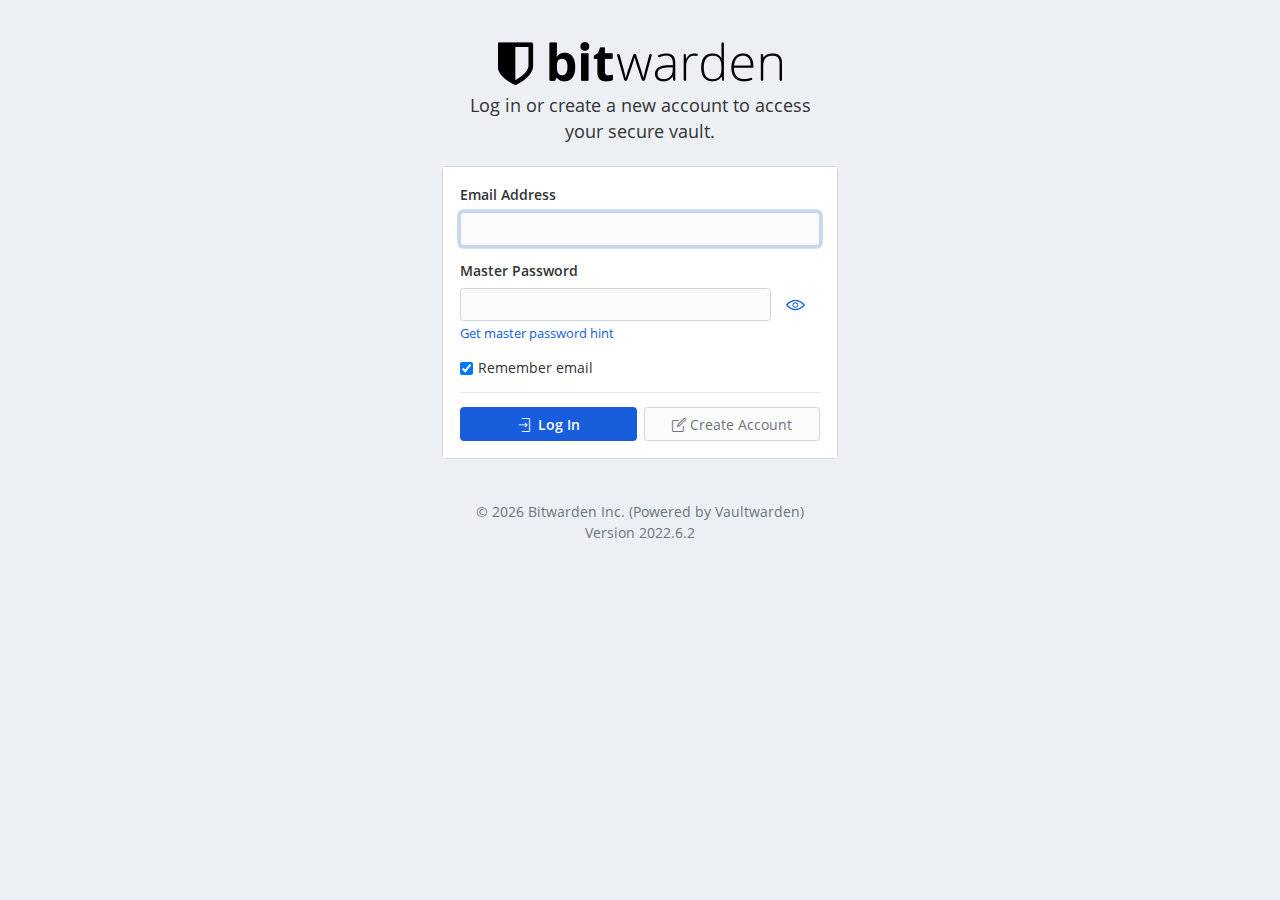
<file: index.html>
<!doctype html><html class="theme_light"><head><meta charset="utf-8"/><meta name="viewport" content="width=1010"/><meta name="theme-color" content="#175DDC"/><title page-title>Bitwarden Web Vault</title><link rel="apple-touch-icon" sizes="180x180" href="images/apple-touch-icon.png"/><link rel="icon" type="image/png" sizes="32x32" href="images/favicon-32x32.png"/><link rel="icon" type="image/png" sizes="16x16" href="images/favicon-16x16.png"/><link rel="mask-icon" href="images/safari-pinned-tab.svg" color="#175DDC"/><link rel="manifest" href="70501c97b33df95adb32.json"/><script defer="defer" src="theme_head.5f24ba8d7aa944e6f52b.js"></script><link href="app/main.bd475a6b5f200ae225e5.css" rel="stylesheet"></head><body class="layout_frontend"><app-root><div class="mt-5 d-flex justify-content-center"><div><img class="mb-4 logo logo-themed" alt="Bitwarden"/><p class="text-center"><i class="bwi bwi-spinner bwi-spin bwi-2x text-muted" title="Loading" aria-hidden="true"></i></p></div></div></app-root><script defer="defer" src="app/polyfills.2f6b3e68c5cef70d796f.js"></script><script defer="defer" src="app/vendor.635edc6b2773ff01d68c.js"></script><script defer="defer" src="app/main.42d6fb82e7594e6ba473.js"></script></body></html>
</file>
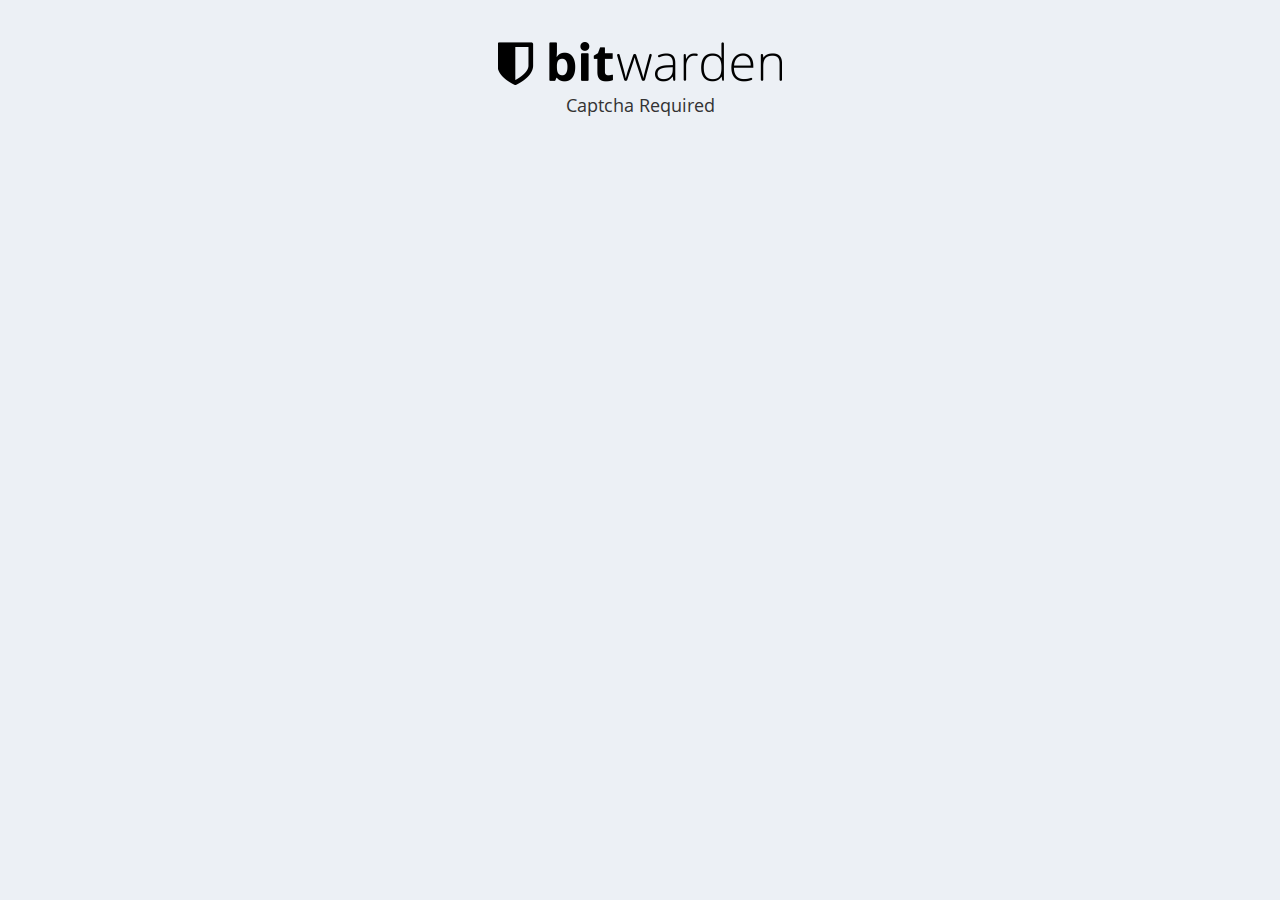
<file: captcha-mobile-connector.html>
<!doctype html><html class="theme_light"><head><meta charset="utf-8"/><meta name="viewport" content="width=device-width,initial-scale=1,maximum-scale=1,user-scalable=no"/><meta http-equiv="X-UA-Compatible" content="IE=edge,chrome=1"/><meta name="HandheldFriendly" content="true"/><title>Bitwarden Captcha Connector</title><link href="connectors/captcha.85e69d8be078efe490cf.css" rel="stylesheet"></head><body class="layout_frontend"><div class="row justify-content-md-center mt-5"><div><img src="images/logo-dark@2x.png" class="logo mb-2" alt="Bitwarden"/><p id="captchaRequired" class="lead text-center mx-4 mb-4">Captcha Required</p><div id="captcha"></div></div></div><script defer="defer" src="connectors/captcha.a111ae84c011ccd106f0.js"></script></body></html>
</file>
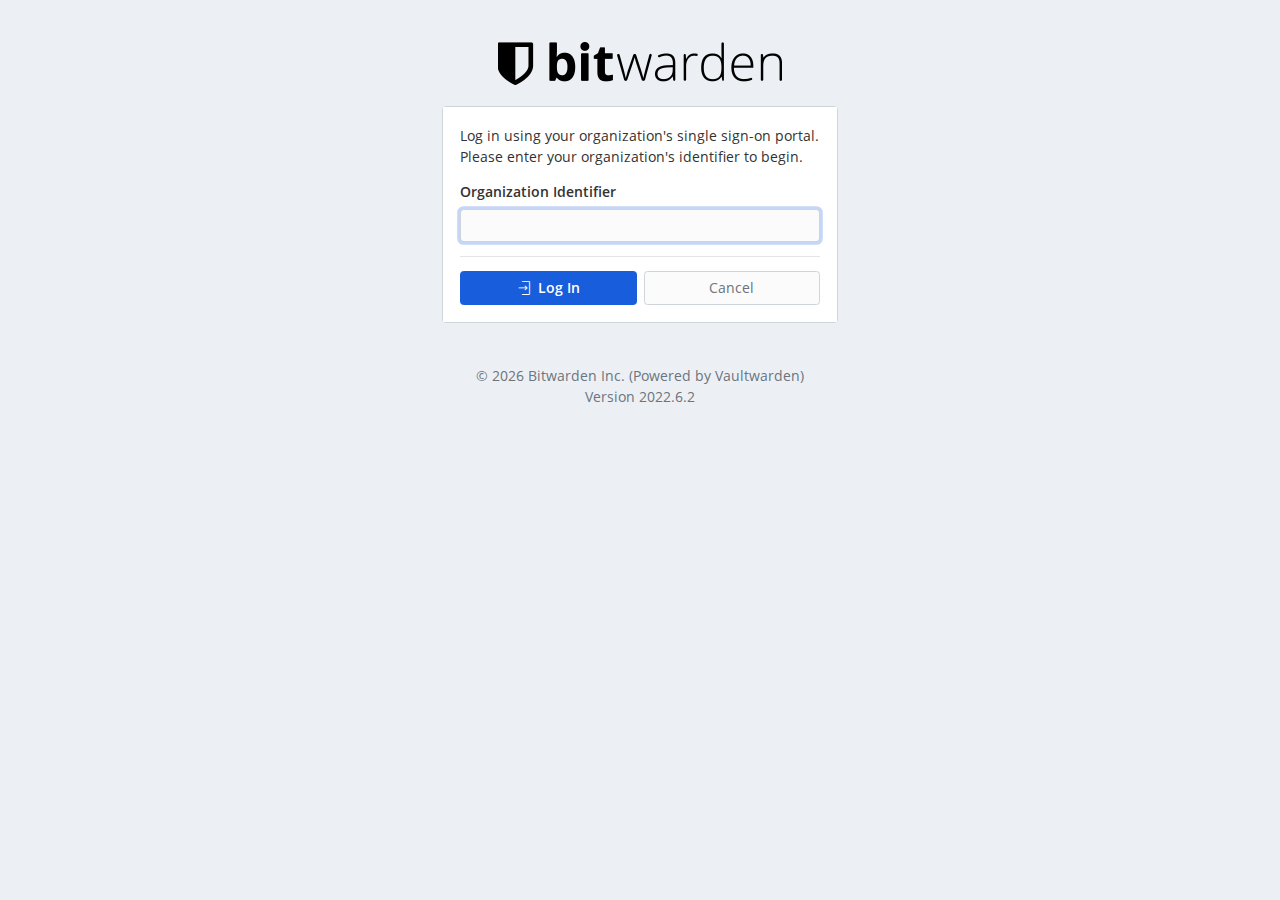
<file: sso-connector.html>
<!doctype html><html class="theme_light"><head><meta charset="utf-8"/><meta name="viewport" content="width=1010"/><meta name="theme-color" content="#175DDC"/><title>Bitwarden</title><link rel="apple-touch-icon" sizes="180x180" href="images/apple-touch-icon.png"/><link rel="icon" type="image/png" sizes="32x32" href="images/favicon-32x32.png"/><link rel="icon" type="image/png" sizes="16x16" href="images/favicon-16x16.png"/><link rel="mask-icon" href="images/safari-pinned-tab.svg" color="#175DDC"/><link rel="manifest" href="70501c97b33df95adb32.json"/><link href="connectors/sso.f9bb62a792028198e6bb.css" rel="stylesheet"></head><body class="layout_frontend"><div class="mt-5 d-flex justify-content-center"><div><img src="images/logo-dark@2x.png" class="mb-4 logo" alt="Bitwarden"/><div id="content"><p class="text-center"><i class="bwi bwi-spinner bwi-spin bwi-2x text-muted" title="Loading" aria-hidden="true"></i></p></div></div></div><script defer="defer" src="connectors/sso.3e58297e1e9fa274f91c.js"></script></body></html>
</file>
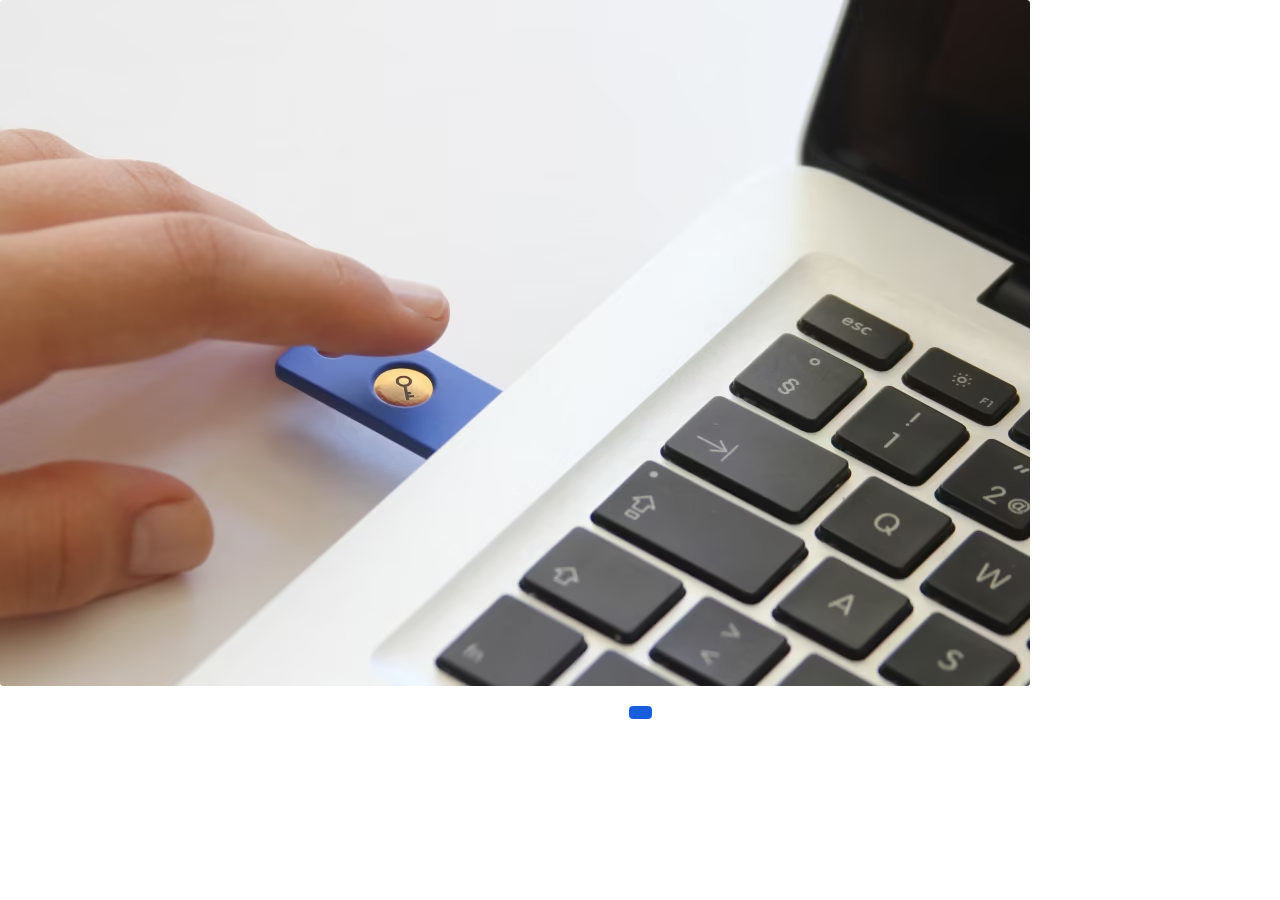
<file: webauthn-connector.html>
<!doctype html><html><head><meta charset="utf-8"/><title>Bitwarden WebAuthn Connector</title><link href="connectors/webauthn.7f59f3063fbff194f544.css" rel="stylesheet"></head><body style="background:0 0"><picture><source srcset="images/u2fkey.avif" type="image/avif"/><source srcset="images/u2fkey.webp" type="image/webp"/><img src="images/u2fkey.jpg" class="rounded img-fluid mb-3"/></picture><div class="text-center"><button id="webauthn-button" class="btn btn-primary"></button></div><script defer="defer" src="connectors/webauthn.b35ed6af52cfea7081b1.js"></script></body></html>
</file>
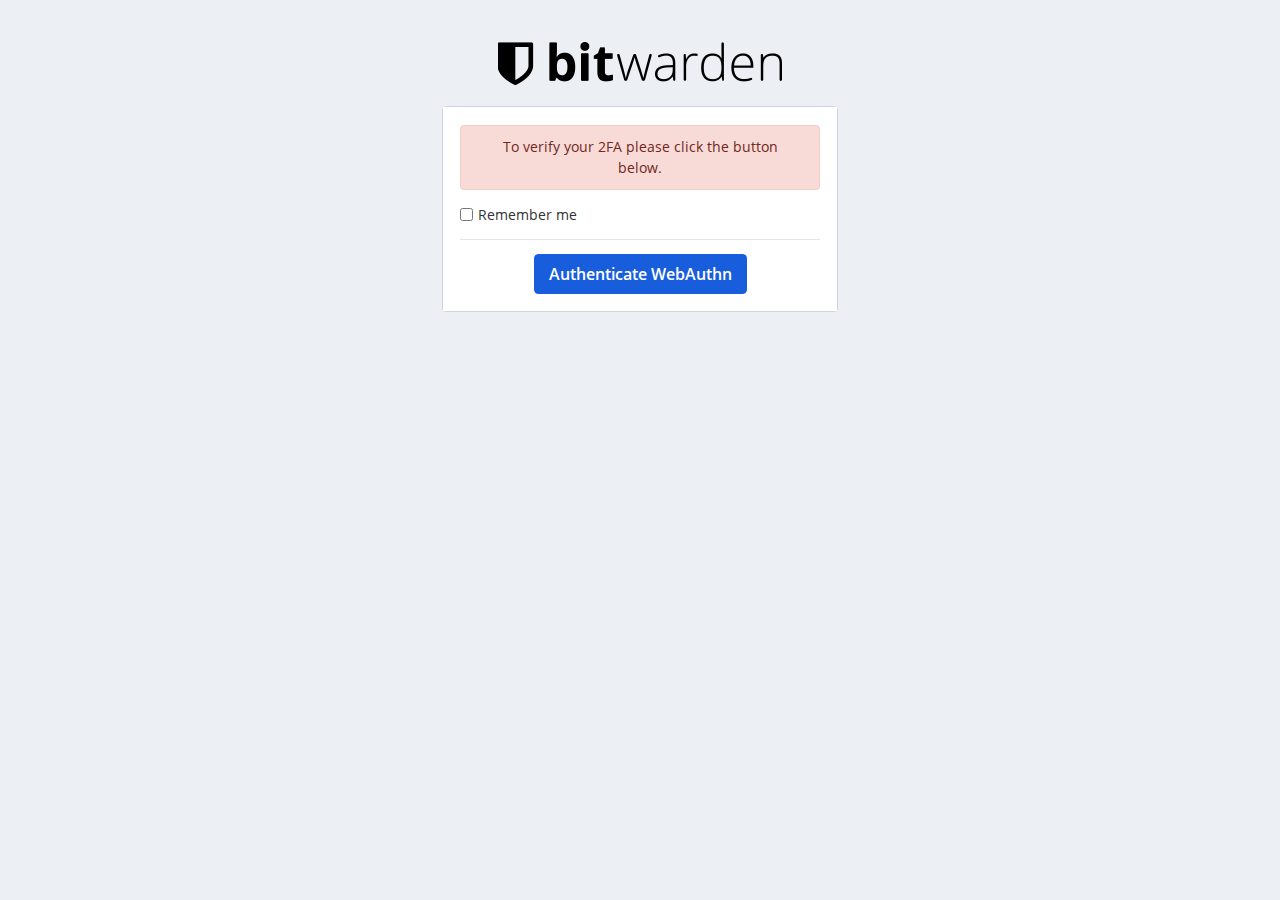
<file: webauthn-fallback-connector.html>
<!doctype html><html class="theme_light"><head><meta charset="utf-8"/><title>Bitwarden WebAuthn Connector</title><link href="connectors/webauthn-fallback.7f59f3063fbff194f544.css" rel="stylesheet"></head><body class="layout_frontend"><div class="container"><div class="row justify-content-center mt-5"><div class="col-5"><img src="images/logo-dark@2x.png" class="mb-4 logo" alt="Bitwarden"/><div id="spinner"><p class="text-center"><i class="bwi bwi-spinner bwi-spin bwi-2x text-muted" title="Loading" aria-hidden="true"></i></p></div><div id="content" class="card mt-4 d-none"><div class="card-body ng-star-inserted"><p id="msg" class="text-center"></p><div class="form-check"><input type="checkbox" class="form-check-input" id="remember" name="remember"/> <label class="form-check-label" for="remember" id="remember-label"></label></div><hr/><p class="text-center mb-0"><button id="webauthn-button" class="btn btn-primary btn-lg"></button></p></div></div></div></div></div><script defer="defer" src="connectors/webauthn-fallback.af943a96dff6c6ea7a19.js"></script></body></html>
</file>
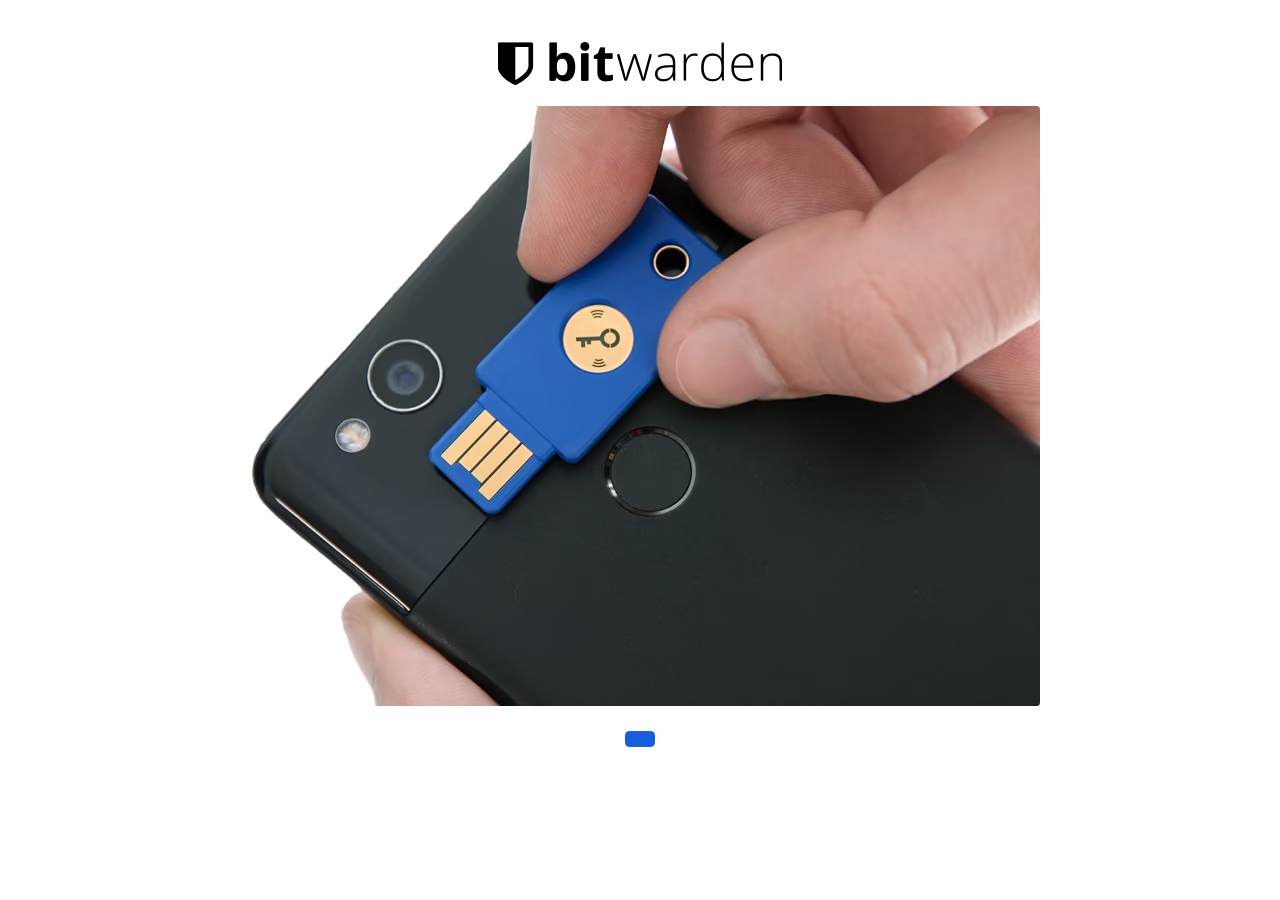
<file: webauthn-mobile-connector.html>
<!doctype html><html><head><meta charset="utf-8"/><meta name="viewport" content="width=device-width,initial-scale=1,maximum-scale=1,user-scalable=no"/><meta http-equiv="X-UA-Compatible" content="IE=edge,chrome=1"/><meta name="HandheldFriendly" content="true"/><title>Bitwarden WebAuthn Connector</title><link href="connectors/webauthn.7f59f3063fbff194f544.css" rel="stylesheet"></head><body style="background:0 0"><div class="row justify-content-md-center mt-5"><div><img src="images/logo-dark@2x.png" class="logo mb-2" alt="Bitwarden"/><p id="webauthn-header" class="lead text-center mx-4 mb-4"></p><picture><source srcset="images/u2fkey-mobile.avif" type="image/avif"/><source srcset="images/u2fkey-mobile.webp" type="image/webp"/><img src="images/u2fkey-mobile.jpg" class="rounded img-fluid"/></picture><div class="text-center mt-4"><button id="webauthn-button" class="btn btn-primary btn-lg"></button></div></div></div><script defer="defer" src="connectors/webauthn.b35ed6af52cfea7081b1.js"></script></body></html>
</file>
<file: app/main.bd475a6b5f200ae225e5.css>
@font-face {
  font-family: "Open Sans";
  font-style: italic;
  font-weight: 300;
  font-display: auto;
  src: url(../fonts/Open_Sans-italic-300.woff) format("woff");
  unicode-range: U+0-10FFFF;
}

@font-face {
  font-family: "Open Sans";
  font-style: italic;
  font-weight: 400;
  font-display: auto;
  src: url(../fonts/Open_Sans-italic-400.woff) format("woff");
  unicode-range: U+0-10FFFF;
}

@font-face {
  font-family: "Open Sans";
  font-style: italic;
  font-weight: 600;
  font-display: auto;
  src: url(../fonts/Open_Sans-italic-600.woff) format("woff");
  unicode-range: U+0-10FFFF;
}

@font-face {
  font-family: "Open Sans";
  font-style: italic;
  font-weight: 700;
  font-display: auto;
  src: url(../fonts/Open_Sans-italic-700.woff) format("woff");
  unicode-range: U+0-10FFFF;
}

@font-face {
  font-family: "Open Sans";
  font-style: italic;
  font-weight: 800;
  font-display: auto;
  src: url(../fonts/Open_Sans-italic-800.woff) format("woff");
  unicode-range: U+0-10FFFF;
}

@font-face {
  font-family: "Open Sans";
  font-style: normal;
  font-weight: 300;
  font-display: auto;
  src: url(../fonts/Open_Sans-normal-300.woff) format("woff");
  unicode-range: U+0-10FFFF;
}

@font-face {
  font-family: "Open Sans";
  font-style: normal;
  font-weight: 400;
  font-display: auto;
  src: url(../fonts/Open_Sans-normal-400.woff) format("woff");
  unicode-range: U+0-10FFFF;
}

@font-face {
  font-family: "Open Sans";
  font-style: normal;
  font-weight: 600;
  font-display: auto;
  src: url(../fonts/Open_Sans-normal-600.woff) format("woff");
  unicode-range: U+0-10FFFF;
}

@font-face {
  font-family: "Open Sans";
  font-style: normal;
  font-weight: 700;
  font-display: auto;
  src: url(../fonts/Open_Sans-normal-700.woff) format("woff");
  unicode-range: U+0-10FFFF;
}

@font-face {
  font-family: "Open Sans";
  font-style: normal;
  font-weight: 800;
  font-display: auto;
  src: url(../fonts/Open_Sans-normal-800.woff) format("woff");
  unicode-range: U+0-10FFFF;
}

.cdk-overlay-container,.cdk-global-overlay-wrapper{pointer-events:none;top:0;left:0;height:100%;width:100%}.cdk-overlay-container{position:fixed;z-index:1000}.cdk-overlay-container:empty{display:none}.cdk-global-overlay-wrapper{display:flex;position:absolute;z-index:1000}.cdk-overlay-pane{position:absolute;pointer-events:auto;box-sizing:border-box;z-index:1000;display:flex;max-width:100%;max-height:100%}.cdk-overlay-backdrop{position:absolute;top:0;bottom:0;left:0;right:0;z-index:1000;pointer-events:auto;-webkit-tap-highlight-color:transparent;transition:opacity 400ms cubic-bezier(0.25, 0.8, 0.25, 1);opacity:0}.cdk-overlay-backdrop.cdk-overlay-backdrop-showing{opacity:1}.cdk-high-contrast-active .cdk-overlay-backdrop.cdk-overlay-backdrop-showing{opacity:.6}.cdk-overlay-dark-backdrop{background:rgba(0,0,0,.32)}.cdk-overlay-transparent-backdrop,.cdk-overlay-transparent-backdrop.cdk-overlay-backdrop-showing{opacity:0}.cdk-overlay-connected-position-bounding-box{position:absolute;z-index:1000;display:flex;flex-direction:column;min-width:1px;min-height:1px}.cdk-global-scrollblock{position:fixed;width:100%;overflow-y:scroll}

@font-face{font-family:"bwi-font";src:url(../fonts/bwi-font.svg) format("svg"),url(../fonts/bwi-font.ttf) format("truetype"),url(../fonts/bwi-font.woff) format("woff"),url(../fonts/bwi-font.woff2) format("woff2");font-weight:normal;font-style:normal;font-display:block}.bwi{font-family:"bwi-font" !important;speak:never;font-style:normal;font-weight:normal;font-variant:normal;text-transform:none;line-height:1;display:inline-block;-webkit-font-smoothing:antialiased;-moz-osx-font-smoothing:grayscale}.bwi-fw{width:1.2857142857em;text-align:center}.bwi-sm{font-size:.875em}.bwi-lg{font-size:1.3333333333em;line-height:.75em;vertical-align:-15%}.bwi-2x{font-size:2em}.bwi-3x{font-size:3em}.bwi-4x{font-size:4em}.bwi-spin{animation:bwi-spin 2s infinite linear}@keyframes bwi-spin{0%{transform:rotate(0deg)}100%{transform:rotate(359deg)}}.bwi-ul{padding-left:0;margin-left:2.1428571429em;list-style-type:none}.bwi-ul>li{position:relative}.bwi-li{position:absolute;left:-2.1428571429em;width:2.1428571429em;top:.1428571429em;text-align:center}.bwi-li.bwi-lg{left:-1.8571428571em}.bwi-rotate-270{transform:rotate(270deg)}.bwi-universal-access:before{content:""}.bwi-save-changes:before{content:""}.bwi-browser:before{content:""}.bwi-mobile:before{content:""}.bwi-cli:before{content:""}.bwi-providers:before{content:""}.bwi-vault:before{content:""}.bwi-folder-closed-f:before{content:""}.bwi-rocket:before{content:""}.bwi-ellipsis-h:before{content:""}.bwi-ellipsis-v:before{content:""}.bwi-safari:before{content:""}.bwi-opera:before{content:""}.bwi-firefox:before{content:""}.bwi-edge:before{content:""}.bwi-chrome:before{content:""}.bwi-star-f:before{content:""}.bwi-arrow-circle-up:before{content:""}.bwi-arrow-circle-right:before{content:""}.bwi-arrow-circle-left:before{content:""}.bwi-arrow-circle-down:before{content:""}.bwi-undo:before{content:""}.bwi-bolt:before{content:""}.bwi-puzzle:before{content:""}.bwi-rss:before{content:""}.bwi-dbl-angle-left:before{content:""}.bwi-dbl-angle-right:before{content:""}.bwi-hamburger:before{content:""}.bwi-bw-folder-open-f:before{content:""}.bwi-desktop:before{content:""}.bwi-angle-left:before{content:""}.bwi-user:before{content:""}.bwi-user-f:before{content:""}.bwi-key:before{content:""}.bwi-share-square:before{content:""}.bwi-hashtag:before{content:""}.bwi-clone:before{content:""}.bwi-list-alt:before{content:""}.bwi-id-card:before{content:""}.bwi-credit-card:before{content:""}.bwi-globe:before{content:""}.bwi-sticky-note:before{content:""}.bwi-folder:before{content:""}.bwi-lock:before{content:""}.bwi-lock-f:before{content:""}.bwi-generate:before{content:""}.bwi-generate-f:before{content:""}.bwi-cog:before{content:""}.bwi-cog-f:before{content:""}.bwi-check-circle:before{content:""}.bwi-eye:before{content:""}.bwi-pencil-square:before{content:""}.bwi-bookmark:before{content:""}.bwi-files:before{content:""}.bwi-trash:before{content:""}.bwi-plus:before{content:""}.bwi-star:before{content:""}.bwi-list:before{content:""}.bwi-angle-right:before{content:""}.bwi-external-link:before{content:""}.bwi-refresh:before{content:""}.bwi-search:before{content:""}.bwi-filter:before{content:""}.bwi-plus-circle:before{content:""}.bwi-user-circle:before{content:""}.bwi-question-circle:before{content:""}.bwi-cogs:before{content:""}.bwi-minus-circle:before{content:""}.bwi-send:before{content:""}.bwi-send-f:before{content:""}.bwi-download:before{content:""}.bwi-pencil:before{content:""}.bwi-sign-out:before{content:""}.bwi-share:before{content:""}.bwi-clock:before{content:""}.bwi-angle-down:before{content:""}.bwi-caret-down:before{content:""}.bwi-square:before{content:""}.bwi-collection:before{content:""}.bwi-bank:before{content:""}.bwi-shield:before{content:""}.bwi-stop:before{content:""}.bwi-plus-square:before{content:""}.bwi-save:before{content:""}.bwi-sign-in:before{content:""}.bwi-spinner:before{content:""}.bwi-dollar:before{content:""}.bwi-check:before{content:""}.bwi-check-square:before{content:""}.bwi-minus-square:before{content:""}.bwi-close:before{content:""}.bwi-share-arrow:before{content:""}.bwi-paperclip:before{content:""}.bwi-bitcoin:before{content:""}.bwi-cut:before{content:""}.bwi-frown:before{content:""}.bwi-folder-open:before{content:""}.bwi-bug:before{content:""}.bwi-chain-broken:before{content:""}.bwi-dashboard:before{content:""}.bwi-envelope:before{content:""}.bwi-exclamation-circle:before{content:""}.bwi-exclamation-triangle:before{content:""}.bwi-caret-right:before{content:""}.bwi-file-pdf:before{content:""}.bwi-file-text:before{content:""}.bwi-info-circle:before{content:""}.bwi-lightbulb:before{content:""}.bwi-link:before{content:""}.bwi-linux:before{content:""}.bwi-long-arrow-right:before{content:""}.bwi-money:before{content:""}.bwi-play:before{content:""}.bwi-reddit:before{content:""}.bwi-refresh-tab:before{content:""}.bwi-sitemap:before{content:""}.bwi-sliders:before{content:""}.bwi-tag:before{content:""}.bwi-thumb-tack:before{content:""}.bwi-thumbs-up:before{content:""}.bwi-unlock:before{content:""}.bwi-users:before{content:""}.bwi-wrench:before{content:""}.bwi-ban:before{content:""}.bwi-camera:before{content:""}.bwi-chevron-up:before{content:""}.bwi-eye-slash:before{content:""}.bwi-file:before{content:""}.bwi-paste:before{content:""}.bwi-github:before{content:""}.bwi-facebook:before{content:""}.bwi-paypal:before{content:""}.bwi-google:before{content:""}.bwi-linkedin:before{content:""}.bwi-discourse:before{content:""}.bwi-twitter:before{content:""}.bwi-youtube:before{content:""}.bwi-windows:before{content:""}.bwi-apple:before{content:""}.bwi-android:before{content:""}.bwi-error:before{content:""}.bwi-numbered-list:before{content:""}.bwi-billing:before{content:""}.bwi-family:before{content:""}.bwi-provider:before{content:""}.bwi-business:before{content:""}.credit-card-icon{display:block;height:19px;width:24px;background-size:contain;background-repeat:no-repeat}.card-visa{background-image:url(../images/visa-light.png)}.card-amex{background-image:url(../images/amex-light.png)}.card-diners-club{background-image:url(../images/diners_club-light.png)}.card-discover{background-image:url(../images/discover-light.png)}.card-jcb{background-image:url(../images/jcb-light.png)}.card-maestro{background-image:url(../images/maestro-light.png)}.card-mastercard{background-image:url(../images/mastercard-light.png)}.card-union-pay{background-image:url(../images/union_pay-light.png)}.card-ru-pay{background-image:url(../images/ru_pay-light.png)}.theme_dark .card-visa{background-image:url(../images/visa-dark.png)}.theme_dark .card-amex{background-image:url(../images/amex-dark.png)}.theme_dark .card-diners-club{background-image:url(../images/diners_club-dark.png)}.theme_dark .card-discover{background-image:url(../images/discover-dark.png)}.theme_dark .card-jcb{background-image:url(../images/jcb-dark.png)}.theme_dark .card-maestro{background-image:url(../images/maestro-dark.png)}.theme_dark .card-mastercard{background-image:url(../images/mastercard-dark.png)}.theme_dark .card-union-pay{background-image:url(../images/union_pay-dark.png)}.theme_dark .card-ru-pay{background-image:url(../images/ru_pay-dark.png)}:root{--blue: #007bff;--indigo: #6610f2;--purple: #6f42c1;--pink: #e83e8c;--red: #dc3545;--orange: #fd7e14;--yellow: #ffc107;--green: #28a745;--teal: #20c997;--cyan: #17a2b8;--white: #ffffff;--gray: #6c757d;--gray-dark: #343a40;--primary: #175ddc;--secondary: #ced4da;--success: #00a65a;--info: #555555;--warning: #bf7e16;--danger: #dd4b39;--light: #f8f9fa;--dark: #343a40;--primary-accent: #1252a3;--secondary-alt: #1a3b66;--breakpoint-xs: 0;--breakpoint-sm: 1px;--breakpoint-md: 2px;--breakpoint-lg: 3px;--breakpoint-xl: 4px;--font-family-sans-serif: "Open Sans", "Helvetica Neue", Helvetica, Arial, sans-serif, "Apple Color Emoji", "Segoe UI Emoji", "Segoe UI Symbol";--font-family-monospace: SFMono-Regular, Menlo, Monaco, Consolas, "Liberation Mono", "Courier New", monospace}*,*::before,*::after{box-sizing:border-box}html{font-family:sans-serif;line-height:1.15;-webkit-text-size-adjust:100%;-webkit-tap-highlight-color:rgba(0,0,0,0)}article,aside,figcaption,figure,footer,header,hgroup,main,nav,section{display:block}body{margin:0;font-family:"Open Sans","Helvetica Neue",Helvetica,Arial,sans-serif,"Apple Color Emoji","Segoe UI Emoji","Segoe UI Symbol";font-size:1rem;font-weight:400;line-height:1.5;color:#333;text-align:left;background-color:#fff}[tabindex="-1"]:focus:not(:focus-visible){outline:0 !important}hr{box-sizing:content-box;height:0;overflow:visible}h1,h2,h3,h4,h5,h6{margin-top:0;margin-bottom:.5rem}p{margin-top:0;margin-bottom:1rem}abbr[title],abbr[data-original-title]{text-decoration:underline;text-decoration:underline dotted;cursor:help;border-bottom:0;text-decoration-skip-ink:none}address{margin-bottom:1rem;font-style:normal;line-height:inherit}ol,ul,dl{margin-top:0;margin-bottom:1rem}ol ol,ul ul,ol ul,ul ol{margin-bottom:0}dt{font-weight:700}dd{margin-bottom:.5rem;margin-left:0}blockquote{margin:0 0 1rem}b,strong{font-weight:bolder}small{font-size:80%}sub,sup{position:relative;font-size:75%;line-height:0;vertical-align:baseline}sub{bottom:-0.25em}sup{top:-0.5em}a{color:#175ddc;text-decoration:none;background-color:rgba(0,0,0,0)}a:hover{color:#104097;text-decoration:underline}a:not([href]):not([class]){color:inherit;text-decoration:none}a:not([href]):not([class]):hover{color:inherit;text-decoration:none}pre,code,kbd,samp{font-family:SFMono-Regular,Menlo,Monaco,Consolas,"Liberation Mono","Courier New",monospace;font-size:1em}pre{margin-top:0;margin-bottom:1rem;overflow:auto;-ms-overflow-style:scrollbar}figure{margin:0 0 1rem}img{vertical-align:middle;border-style:none}svg{overflow:hidden;vertical-align:middle}table{border-collapse:collapse}caption{padding-top:.75rem;padding-bottom:.75rem;color:#6c757d;text-align:left;caption-side:bottom}th{text-align:inherit;text-align:-webkit-match-parent}label{display:inline-block;margin-bottom:.5rem}button{border-radius:0}button:focus:not(:focus-visible){outline:0}input,button,select,optgroup,textarea{margin:0;font-family:inherit;font-size:inherit;line-height:inherit}button,input{overflow:visible}button,select{text-transform:none}[role=button]{cursor:pointer}select{word-wrap:normal}button,[type=button],[type=reset],[type=submit]{-webkit-appearance:button}button:not(:disabled),[type=button]:not(:disabled),[type=reset]:not(:disabled),[type=submit]:not(:disabled){cursor:pointer}button::-moz-focus-inner,[type=button]::-moz-focus-inner,[type=reset]::-moz-focus-inner,[type=submit]::-moz-focus-inner{padding:0;border-style:none}input[type=radio],input[type=checkbox]{box-sizing:border-box;padding:0}textarea{overflow:auto;resize:vertical}fieldset{min-width:0;padding:0;margin:0;border:0}legend{display:block;width:100%;max-width:100%;padding:0;margin-bottom:.5rem;font-size:1.5rem;line-height:inherit;color:inherit;white-space:normal}progress{vertical-align:baseline}[type=number]::-webkit-inner-spin-button,[type=number]::-webkit-outer-spin-button{height:auto}[type=search]{outline-offset:-2px;-webkit-appearance:none}[type=search]::-webkit-search-decoration{-webkit-appearance:none}::-webkit-file-upload-button{font:inherit;-webkit-appearance:button}output{display:inline-block}summary{display:list-item;cursor:pointer}template{display:none}[hidden]{display:none !important}h1,h2,h3,h4,h5,h6,.h1,.h2,.h3,.h4,.h5,.h6{margin-bottom:.5rem;font-weight:500;line-height:1.2}h1,.h1{font-size:1.7rem}h2,.h2{font-size:1.3rem}h3,.h3{font-size:1rem}h4,.h4{font-size:1rem}h5,.h5{font-size:1rem}h6,.h6{font-size:1rem}.lead{font-size:1.25rem;font-weight:normal}.display-1{font-size:6rem;font-weight:300;line-height:1.2}.display-2{font-size:5.5rem;font-weight:300;line-height:1.2}.display-3{font-size:4.5rem;font-weight:300;line-height:1.2}.display-4{font-size:3.5rem;font-weight:300;line-height:1.2}hr{margin-top:1rem;margin-bottom:1rem;border:0;border-top:1px solid rgba(0,0,0,.1)}small,.small{font-size:90%;font-weight:400}mark,.mark{padding:.2em;background-color:#fcf8e3}.list-unstyled{padding-left:0;list-style:none}.list-inline{padding-left:0;list-style:none}.list-inline-item{display:inline-block}.list-inline-item:not(:last-child){margin-right:.5rem}.initialism{font-size:90%;text-transform:uppercase}.blockquote{margin-bottom:1rem;font-size:1.25rem}.blockquote-footer{display:block;font-size:90%;color:#6c757d}.blockquote-footer::before{content:"— "}.img-fluid,.table td.table-list-icon img{max-width:100%;height:auto}.img-thumbnail{padding:.25rem;background-color:#fff;border:1px solid #dee2e6;border-radius:.25rem;max-width:100%;height:auto}.figure{display:inline-block}.figure-img{margin-bottom:.5rem;line-height:1}.figure-caption{font-size:90%;color:#6c757d}code{font-size:100%;color:#e83e8c;word-wrap:break-word}a>code{color:inherit}kbd{padding:.2rem .4rem;font-size:100%;color:#fff;background-color:#212529;border-radius:.2rem}kbd kbd{padding:0;font-size:100%;font-weight:700}pre{display:block;font-size:100%;color:#212529}pre code{font-size:inherit;color:inherit;word-break:normal}.pre-scrollable{max-height:340px;overflow-y:scroll}.container,.container-fluid,.container-xl,.container-lg,.container-md,.container-sm{width:100%;padding-right:10px;padding-left:10px;margin-right:auto;margin-left:auto}@media(min-width: 1px){.container-sm,.container{max-width:540px}}@media(min-width: 2px){.container-md,.container-sm,.container{max-width:720px}}@media(min-width: 3px){.container-lg,.container-md,.container-sm,.container{max-width:960px}}@media(min-width: 4px){.container-xl,.container-lg,.container-md,.container-sm,.container{max-width:1140px}}.row{display:flex;flex-wrap:wrap;margin-right:-10px;margin-left:-10px}.no-gutters{margin-right:0;margin-left:0}.no-gutters>.col,.no-gutters>[class*=col-]{padding-right:0;padding-left:0}.col-xl,.col-xl-auto,.col-xl-12,.col-xl-11,.col-xl-10,.col-xl-9,.col-xl-8,.col-xl-7,.col-xl-6,.col-xl-5,.col-xl-4,.col-xl-3,.col-xl-2,.col-xl-1,.col-lg,.col-lg-auto,.col-lg-12,.col-lg-11,.col-lg-10,.col-lg-9,.col-lg-8,.col-lg-7,.col-lg-6,.col-lg-5,.col-lg-4,.col-lg-3,.col-lg-2,.col-lg-1,.col-md,.col-md-auto,.col-md-12,.col-md-11,.col-md-10,.col-md-9,.col-md-8,.col-md-7,.col-md-6,.col-md-5,.col-md-4,.col-md-3,.col-md-2,.col-md-1,.col-sm,.col-sm-auto,.col-sm-12,.col-sm-11,.col-sm-10,.col-sm-9,.col-sm-8,.col-sm-7,.col-sm-6,.col-sm-5,.col-sm-4,.col-sm-3,.col-sm-2,.col-sm-1,.col,.col-auto,.col-12,.col-11,.col-10,.col-9,.col-8,.col-7,.col-6,.col-5,.col-4,.col-3,.col-2,.col-1{position:relative;width:100%;padding-right:10px;padding-left:10px}.col{flex-basis:0;flex-grow:1;max-width:100%}.row-cols-1>*{flex:0 0 100%;max-width:100%}.row-cols-2>*{flex:0 0 50%;max-width:50%}.row-cols-3>*{flex:0 0 33.3333333333%;max-width:33.3333333333%}.row-cols-4>*{flex:0 0 25%;max-width:25%}.row-cols-5>*{flex:0 0 20%;max-width:20%}.row-cols-6>*{flex:0 0 16.6666666667%;max-width:16.6666666667%}.col-auto{flex:0 0 auto;width:auto;max-width:100%}.col-1{flex:0 0 8.3333333333%;max-width:8.3333333333%}.col-2{flex:0 0 16.6666666667%;max-width:16.6666666667%}.col-3{flex:0 0 25%;max-width:25%}.col-4{flex:0 0 33.3333333333%;max-width:33.3333333333%}.col-5{flex:0 0 41.6666666667%;max-width:41.6666666667%}.col-6{flex:0 0 50%;max-width:50%}.col-7{flex:0 0 58.3333333333%;max-width:58.3333333333%}.col-8{flex:0 0 66.6666666667%;max-width:66.6666666667%}.col-9{flex:0 0 75%;max-width:75%}.col-10{flex:0 0 83.3333333333%;max-width:83.3333333333%}.col-11{flex:0 0 91.6666666667%;max-width:91.6666666667%}.col-12{flex:0 0 100%;max-width:100%}.order-first{order:-1}.order-last{order:13}.order-0{order:0}.order-1{order:1}.order-2{order:2}.order-3{order:3}.order-4{order:4}.order-5{order:5}.order-6{order:6}.order-7{order:7}.order-8{order:8}.order-9{order:9}.order-10{order:10}.order-11{order:11}.order-12{order:12}.offset-1{margin-left:8.3333333333%}.offset-2{margin-left:16.6666666667%}.offset-3{margin-left:25%}.offset-4{margin-left:33.3333333333%}.offset-5{margin-left:41.6666666667%}.offset-6{margin-left:50%}.offset-7{margin-left:58.3333333333%}.offset-8{margin-left:66.6666666667%}.offset-9{margin-left:75%}.offset-10{margin-left:83.3333333333%}.offset-11{margin-left:91.6666666667%}@media(min-width: 1px){.col-sm{flex-basis:0;flex-grow:1;max-width:100%}.row-cols-sm-1>*{flex:0 0 100%;max-width:100%}.row-cols-sm-2>*{flex:0 0 50%;max-width:50%}.row-cols-sm-3>*{flex:0 0 33.3333333333%;max-width:33.3333333333%}.row-cols-sm-4>*{flex:0 0 25%;max-width:25%}.row-cols-sm-5>*{flex:0 0 20%;max-width:20%}.row-cols-sm-6>*{flex:0 0 16.6666666667%;max-width:16.6666666667%}.col-sm-auto{flex:0 0 auto;width:auto;max-width:100%}.col-sm-1{flex:0 0 8.3333333333%;max-width:8.3333333333%}.col-sm-2{flex:0 0 16.6666666667%;max-width:16.6666666667%}.col-sm-3{flex:0 0 25%;max-width:25%}.col-sm-4{flex:0 0 33.3333333333%;max-width:33.3333333333%}.col-sm-5{flex:0 0 41.6666666667%;max-width:41.6666666667%}.col-sm-6{flex:0 0 50%;max-width:50%}.col-sm-7{flex:0 0 58.3333333333%;max-width:58.3333333333%}.col-sm-8{flex:0 0 66.6666666667%;max-width:66.6666666667%}.col-sm-9{flex:0 0 75%;max-width:75%}.col-sm-10{flex:0 0 83.3333333333%;max-width:83.3333333333%}.col-sm-11{flex:0 0 91.6666666667%;max-width:91.6666666667%}.col-sm-12{flex:0 0 100%;max-width:100%}.order-sm-first{order:-1}.order-sm-last{order:13}.order-sm-0{order:0}.order-sm-1{order:1}.order-sm-2{order:2}.order-sm-3{order:3}.order-sm-4{order:4}.order-sm-5{order:5}.order-sm-6{order:6}.order-sm-7{order:7}.order-sm-8{order:8}.order-sm-9{order:9}.order-sm-10{order:10}.order-sm-11{order:11}.order-sm-12{order:12}.offset-sm-0{margin-left:0}.offset-sm-1{margin-left:8.3333333333%}.offset-sm-2{margin-left:16.6666666667%}.offset-sm-3{margin-left:25%}.offset-sm-4{margin-left:33.3333333333%}.offset-sm-5{margin-left:41.6666666667%}.offset-sm-6{margin-left:50%}.offset-sm-7{margin-left:58.3333333333%}.offset-sm-8{margin-left:66.6666666667%}.offset-sm-9{margin-left:75%}.offset-sm-10{margin-left:83.3333333333%}.offset-sm-11{margin-left:91.6666666667%}}@media(min-width: 2px){.col-md{flex-basis:0;flex-grow:1;max-width:100%}.row-cols-md-1>*{flex:0 0 100%;max-width:100%}.row-cols-md-2>*{flex:0 0 50%;max-width:50%}.row-cols-md-3>*{flex:0 0 33.3333333333%;max-width:33.3333333333%}.row-cols-md-4>*{flex:0 0 25%;max-width:25%}.row-cols-md-5>*{flex:0 0 20%;max-width:20%}.row-cols-md-6>*{flex:0 0 16.6666666667%;max-width:16.6666666667%}.col-md-auto{flex:0 0 auto;width:auto;max-width:100%}.col-md-1{flex:0 0 8.3333333333%;max-width:8.3333333333%}.col-md-2{flex:0 0 16.6666666667%;max-width:16.6666666667%}.col-md-3{flex:0 0 25%;max-width:25%}.col-md-4{flex:0 0 33.3333333333%;max-width:33.3333333333%}.col-md-5{flex:0 0 41.6666666667%;max-width:41.6666666667%}.col-md-6{flex:0 0 50%;max-width:50%}.col-md-7{flex:0 0 58.3333333333%;max-width:58.3333333333%}.col-md-8{flex:0 0 66.6666666667%;max-width:66.6666666667%}.col-md-9{flex:0 0 75%;max-width:75%}.col-md-10{flex:0 0 83.3333333333%;max-width:83.3333333333%}.col-md-11{flex:0 0 91.6666666667%;max-width:91.6666666667%}.col-md-12{flex:0 0 100%;max-width:100%}.order-md-first{order:-1}.order-md-last{order:13}.order-md-0{order:0}.order-md-1{order:1}.order-md-2{order:2}.order-md-3{order:3}.order-md-4{order:4}.order-md-5{order:5}.order-md-6{order:6}.order-md-7{order:7}.order-md-8{order:8}.order-md-9{order:9}.order-md-10{order:10}.order-md-11{order:11}.order-md-12{order:12}.offset-md-0{margin-left:0}.offset-md-1{margin-left:8.3333333333%}.offset-md-2{margin-left:16.6666666667%}.offset-md-3{margin-left:25%}.offset-md-4{margin-left:33.3333333333%}.offset-md-5{margin-left:41.6666666667%}.offset-md-6{margin-left:50%}.offset-md-7{margin-left:58.3333333333%}.offset-md-8{margin-left:66.6666666667%}.offset-md-9{margin-left:75%}.offset-md-10{margin-left:83.3333333333%}.offset-md-11{margin-left:91.6666666667%}}@media(min-width: 3px){.col-lg{flex-basis:0;flex-grow:1;max-width:100%}.row-cols-lg-1>*{flex:0 0 100%;max-width:100%}.row-cols-lg-2>*{flex:0 0 50%;max-width:50%}.row-cols-lg-3>*{flex:0 0 33.3333333333%;max-width:33.3333333333%}.row-cols-lg-4>*{flex:0 0 25%;max-width:25%}.row-cols-lg-5>*{flex:0 0 20%;max-width:20%}.row-cols-lg-6>*{flex:0 0 16.6666666667%;max-width:16.6666666667%}.col-lg-auto{flex:0 0 auto;width:auto;max-width:100%}.col-lg-1{flex:0 0 8.3333333333%;max-width:8.3333333333%}.col-lg-2{flex:0 0 16.6666666667%;max-width:16.6666666667%}.col-lg-3{flex:0 0 25%;max-width:25%}.col-lg-4{flex:0 0 33.3333333333%;max-width:33.3333333333%}.col-lg-5{flex:0 0 41.6666666667%;max-width:41.6666666667%}.col-lg-6{flex:0 0 50%;max-width:50%}.col-lg-7{flex:0 0 58.3333333333%;max-width:58.3333333333%}.col-lg-8{flex:0 0 66.6666666667%;max-width:66.6666666667%}.col-lg-9{flex:0 0 75%;max-width:75%}.col-lg-10{flex:0 0 83.3333333333%;max-width:83.3333333333%}.col-lg-11{flex:0 0 91.6666666667%;max-width:91.6666666667%}.col-lg-12{flex:0 0 100%;max-width:100%}.order-lg-first{order:-1}.order-lg-last{order:13}.order-lg-0{order:0}.order-lg-1{order:1}.order-lg-2{order:2}.order-lg-3{order:3}.order-lg-4{order:4}.order-lg-5{order:5}.order-lg-6{order:6}.order-lg-7{order:7}.order-lg-8{order:8}.order-lg-9{order:9}.order-lg-10{order:10}.order-lg-11{order:11}.order-lg-12{order:12}.offset-lg-0{margin-left:0}.offset-lg-1{margin-left:8.3333333333%}.offset-lg-2{margin-left:16.6666666667%}.offset-lg-3{margin-left:25%}.offset-lg-4{margin-left:33.3333333333%}.offset-lg-5{margin-left:41.6666666667%}.offset-lg-6{margin-left:50%}.offset-lg-7{margin-left:58.3333333333%}.offset-lg-8{margin-left:66.6666666667%}.offset-lg-9{margin-left:75%}.offset-lg-10{margin-left:83.3333333333%}.offset-lg-11{margin-left:91.6666666667%}}@media(min-width: 4px){.col-xl{flex-basis:0;flex-grow:1;max-width:100%}.row-cols-xl-1>*{flex:0 0 100%;max-width:100%}.row-cols-xl-2>*{flex:0 0 50%;max-width:50%}.row-cols-xl-3>*{flex:0 0 33.3333333333%;max-width:33.3333333333%}.row-cols-xl-4>*{flex:0 0 25%;max-width:25%}.row-cols-xl-5>*{flex:0 0 20%;max-width:20%}.row-cols-xl-6>*{flex:0 0 16.6666666667%;max-width:16.6666666667%}.col-xl-auto{flex:0 0 auto;width:auto;max-width:100%}.col-xl-1{flex:0 0 8.3333333333%;max-width:8.3333333333%}.col-xl-2{flex:0 0 16.6666666667%;max-width:16.6666666667%}.col-xl-3{flex:0 0 25%;max-width:25%}.col-xl-4{flex:0 0 33.3333333333%;max-width:33.3333333333%}.col-xl-5{flex:0 0 41.6666666667%;max-width:41.6666666667%}.col-xl-6{flex:0 0 50%;max-width:50%}.col-xl-7{flex:0 0 58.3333333333%;max-width:58.3333333333%}.col-xl-8{flex:0 0 66.6666666667%;max-width:66.6666666667%}.col-xl-9{flex:0 0 75%;max-width:75%}.col-xl-10{flex:0 0 83.3333333333%;max-width:83.3333333333%}.col-xl-11{flex:0 0 91.6666666667%;max-width:91.6666666667%}.col-xl-12{flex:0 0 100%;max-width:100%}.order-xl-first{order:-1}.order-xl-last{order:13}.order-xl-0{order:0}.order-xl-1{order:1}.order-xl-2{order:2}.order-xl-3{order:3}.order-xl-4{order:4}.order-xl-5{order:5}.order-xl-6{order:6}.order-xl-7{order:7}.order-xl-8{order:8}.order-xl-9{order:9}.order-xl-10{order:10}.order-xl-11{order:11}.order-xl-12{order:12}.offset-xl-0{margin-left:0}.offset-xl-1{margin-left:8.3333333333%}.offset-xl-2{margin-left:16.6666666667%}.offset-xl-3{margin-left:25%}.offset-xl-4{margin-left:33.3333333333%}.offset-xl-5{margin-left:41.6666666667%}.offset-xl-6{margin-left:50%}.offset-xl-7{margin-left:58.3333333333%}.offset-xl-8{margin-left:66.6666666667%}.offset-xl-9{margin-left:75%}.offset-xl-10{margin-left:83.3333333333%}.offset-xl-11{margin-left:91.6666666667%}}.table{width:100%;margin-bottom:1rem;color:#333}.table th,.table td{padding:.75rem;vertical-align:top;border-top:1px solid #ced4da}.table thead th{vertical-align:bottom;border-bottom:2px solid #ced4da}.table tbody+tbody{border-top:2px solid #ced4da}.table-sm th,.table-sm td{padding:.3rem}.table-bordered{border:1px solid #ced4da}.table-bordered th,.table-bordered td{border:1px solid #ced4da}.table-bordered thead th,.table-bordered thead td{border-bottom-width:2px}.table-borderless th,.table-borderless td,.table-borderless thead th,.table-borderless tbody+tbody{border:0}.table-striped tbody tr:nth-of-type(odd){background-color:rgba(0,0,0,.02)}.table-hover tbody tr:hover{color:#333;background-color:rgba(0,0,0,.03)}.table-primary,.table-primary>th,.table-primary>td{background-color:#bed2f5}.table-primary th,.table-primary td,.table-primary thead th,.table-primary tbody+tbody{border-color:#86abed}.table-hover .table-primary:hover{background-color:#a8c3f2}.table-hover .table-primary:hover>td,.table-hover .table-primary:hover>th{background-color:#a8c3f2}.table-secondary,.table-secondary>th,.table-secondary>td{background-color:#f1f3f5}.table-secondary th,.table-secondary td,.table-secondary thead th,.table-secondary tbody+tbody{border-color:#e6e9ec}.table-hover .table-secondary:hover{background-color:#e2e6ea}.table-hover .table-secondary:hover>td,.table-hover .table-secondary:hover>th{background-color:#e2e6ea}.table-success,.table-success>th,.table-success>td{background-color:#b8e6d1}.table-success th,.table-success td,.table-success thead th,.table-success tbody+tbody{border-color:#7ad1a9}.table-hover .table-success:hover{background-color:#a5dfc5}.table-hover .table-success:hover>td,.table-hover .table-success:hover>th{background-color:#a5dfc5}.table-info,.table-info>th,.table-info>td{background-color:#cfcfcf}.table-info th,.table-info td,.table-info thead th,.table-info tbody+tbody{border-color:#a7a7a7}.table-hover .table-info:hover{background-color:#c2c2c2}.table-hover .table-info:hover>td,.table-hover .table-info:hover>th{background-color:#c2c2c2}.table-warning,.table-warning>th,.table-warning>td{background-color:#eddbbe}.table-warning th,.table-warning td,.table-warning thead th,.table-warning tbody+tbody{border-color:#debc86}.table-hover .table-warning:hover{background-color:#e7d0aa}.table-hover .table-warning:hover>td,.table-hover .table-warning:hover>th{background-color:#e7d0aa}.table-danger,.table-danger>th,.table-danger>td{background-color:#f5cdc8}.table-danger th,.table-danger td,.table-danger thead th,.table-danger tbody+tbody{border-color:#eda198}.table-hover .table-danger:hover{background-color:#f1b9b2}.table-hover .table-danger:hover>td,.table-hover .table-danger:hover>th{background-color:#f1b9b2}.table-light,.table-light>th,.table-light>td{background-color:#fdfdfe}.table-light th,.table-light td,.table-light thead th,.table-light tbody+tbody{border-color:#fbfcfc}.table-hover .table-light:hover{background-color:#ececf6}.table-hover .table-light:hover>td,.table-hover .table-light:hover>th{background-color:#ececf6}.table-dark,.table-dark>th,.table-dark>td{background-color:#c6c8ca}.table-dark th,.table-dark td,.table-dark thead th,.table-dark tbody+tbody{border-color:#95999c}.table-hover .table-dark:hover{background-color:#b9bbbe}.table-hover .table-dark:hover>td,.table-hover .table-dark:hover>th{background-color:#b9bbbe}.table-primary-accent,.table-primary-accent>th,.table-primary-accent>td{background-color:#bdcfe5}.table-primary-accent th,.table-primary-accent td,.table-primary-accent thead th,.table-primary-accent tbody+tbody{border-color:#84a5cf}.table-hover .table-primary-accent:hover{background-color:#abc2de}.table-hover .table-primary-accent:hover>td,.table-hover .table-primary-accent:hover>th{background-color:#abc2de}.table-secondary-alt,.table-secondary-alt>th,.table-secondary-alt>td{background-color:#bfc8d4}.table-secondary-alt th,.table-secondary-alt td,.table-secondary-alt thead th,.table-secondary-alt tbody+tbody{border-color:#8899af}.table-hover .table-secondary-alt:hover{background-color:#b0bbca}.table-hover .table-secondary-alt:hover>td,.table-hover .table-secondary-alt:hover>th{background-color:#b0bbca}.table-active,.table-active>th,.table-active>td{background-color:rgba(0,0,0,.03)}.table-hover .table-active:hover{background-color:rgba(0,0,0,.03)}.table-hover .table-active:hover>td,.table-hover .table-active:hover>th{background-color:rgba(0,0,0,.03)}.table .thead-dark th{color:#fff;background-color:#343a40;border-color:#454d55}.table .thead-light th{color:#495057;background-color:#e9ecef;border-color:#ced4da}.table-dark{color:#fff;background-color:#343a40}.table-dark th,.table-dark td,.table-dark thead th{border-color:#454d55}.table-dark.table-bordered{border:0}.table-dark.table-striped tbody tr:nth-of-type(odd){background-color:rgba(255,255,255,.05)}.table-dark.table-hover tbody tr:hover{color:#fff;background-color:rgba(255,255,255,.075)}@media(max-width: 0.98px){.table-responsive-sm{display:block;width:100%;overflow-x:auto;-webkit-overflow-scrolling:touch}.table-responsive-sm>.table-bordered{border:0}}@media(max-width: 1.98px){.table-responsive-md{display:block;width:100%;overflow-x:auto;-webkit-overflow-scrolling:touch}.table-responsive-md>.table-bordered{border:0}}@media(max-width: 2.98px){.table-responsive-lg{display:block;width:100%;overflow-x:auto;-webkit-overflow-scrolling:touch}.table-responsive-lg>.table-bordered{border:0}}@media(max-width: 3.98px){.table-responsive-xl{display:block;width:100%;overflow-x:auto;-webkit-overflow-scrolling:touch}.table-responsive-xl>.table-bordered{border:0}}.table-responsive{display:block;width:100%;overflow-x:auto;-webkit-overflow-scrolling:touch}.table-responsive>.table-bordered{border:0}.form-control{display:block;width:100%;height:calc(1.5em + 0.75rem + 2px);padding:.375rem .75rem;font-size:1rem;font-weight:400;line-height:1.5;color:#495057;background-color:#fbfbfb;background-clip:padding-box;border:1px solid #ced4da;border-radius:.25rem;transition:border-color .15s ease-in-out,box-shadow .15s ease-in-out}@media(prefers-reduced-motion: reduce){.form-control{transition:none}}.form-control::-ms-expand{background-color:rgba(0,0,0,0);border:0}.form-control:-moz-focusring{color:rgba(0,0,0,0);text-shadow:0 0 0 #495057}.form-control:focus{color:#495057;background-color:#fff;border-color:#81a9f2;outline:0;box-shadow:0 0 0 .2rem rgba(23,93,220,.25)}.form-control::placeholder{color:#b4b4b4;opacity:1}.form-control:disabled,.form-control[readonly]{background-color:#e0e0e0;opacity:1}input[type=date].form-control,input[type=time].form-control,input[type=datetime-local].form-control,input[type=month].form-control{appearance:none}select.form-control:focus::-ms-value{color:#495057;background-color:#fbfbfb}.form-control-file,.form-control-range{display:block;width:100%}.col-form-label{padding-top:calc(0.375rem + 1px);padding-bottom:calc(0.375rem + 1px);margin-bottom:0;font-size:inherit;line-height:1.5}.col-form-label-lg{padding-top:calc(0.5rem + 1px);padding-bottom:calc(0.5rem + 1px);font-size:1.15rem;line-height:1.5}.col-form-label-sm{padding-top:calc(0.25rem + 1px);padding-bottom:calc(0.25rem + 1px);font-size:0.875rem;line-height:1.5}.form-control-plaintext{display:block;width:100%;padding:.375rem 0;margin-bottom:0;font-size:1rem;line-height:1.5;color:#333;background-color:rgba(0,0,0,0);border:solid rgba(0,0,0,0);border-width:1px 0}.form-control-plaintext.form-control-sm,.form-control-plaintext.form-control-lg{padding-right:0;padding-left:0}.form-control-sm{height:calc(1.5em + 0.5rem + 2px);padding:.25rem .5rem;font-size:0.875rem;line-height:1.5;border-radius:.2rem}.form-control-lg{height:calc(1.5em + 1rem + 2px);padding:.5rem 1rem;font-size:1.15rem;line-height:1.5;border-radius:.3rem}select.form-control[size],select.form-control[multiple]{height:auto}textarea.form-control{height:auto}.form-group{margin-bottom:1rem}.form-text{display:block;margin-top:.25rem}.form-row{display:flex;flex-wrap:wrap;margin-right:-5px;margin-left:-5px}.form-row>.col,.form-row>[class*=col-]{padding-right:5px;padding-left:5px}.form-check{position:relative;display:block;padding-left:1.25rem}.form-check-input{position:absolute;margin-top:.3rem;margin-left:-1.25rem}.form-check-input[disabled]~.form-check-label,.form-check-input:disabled~.form-check-label{color:#6c757d}.form-check-label{margin-bottom:0}.form-check-inline{display:inline-flex;align-items:center;padding-left:0;margin-right:.75rem}.form-check-inline .form-check-input{position:static;margin-top:0;margin-right:.3125rem;margin-left:0}.valid-feedback{display:none;width:100%;margin-top:.25rem;font-size:90%;color:#00a65a}.valid-tooltip{position:absolute;top:100%;left:0;z-index:5;display:none;max-width:100%;padding:.25rem .5rem;margin-top:.1rem;font-size:0.875rem;line-height:1.5;color:#fff;background-color:rgba(0,166,90,.9);border-radius:.25rem}.form-row>.col>.valid-tooltip,.form-row>[class*=col-]>.valid-tooltip{left:5px}.was-validated :valid~.valid-feedback,.was-validated :valid~.valid-tooltip,.is-valid~.valid-feedback,.is-valid~.valid-tooltip{display:block}.was-validated .form-control:valid,.form-control.is-valid{border-color:#00a65a;padding-right:calc(1.5em + 0.75rem);background-image:url("data:image/svg+xml,%3csvg xmlns=%27http://www.w3.org/2000/svg%27 width=%278%27 height=%278%27 viewBox=%270 0 8 8%27%3e%3cpath fill=%27%2300a65a%27 d=%27M2.3 6.73L.6 4.53c-.4-1.04.46-1.4 1.1-.8l1.1 1.4 3.4-3.8c.6-.63 1.6-.27 1.2.7l-4 4.6c-.43.5-.8.4-1.1.1z%27/%3e%3c/svg%3e");background-repeat:no-repeat;background-position:right calc(0.375em + 0.1875rem) center;background-size:calc(0.75em + 0.375rem) calc(0.75em + 0.375rem)}.was-validated .form-control:valid:focus,.form-control.is-valid:focus{border-color:#00a65a;box-shadow:0 0 0 .2rem rgba(0,166,90,.25)}.was-validated textarea.form-control:valid,textarea.form-control.is-valid{padding-right:calc(1.5em + 0.75rem);background-position:top calc(0.375em + 0.1875rem) right calc(0.375em + 0.1875rem)}.was-validated .custom-select:valid,.custom-select.is-valid{border-color:#00a65a;padding-right:calc(0.75em + 2.3125rem);background:url("data:image/svg+xml,%3csvg xmlns=%27http://www.w3.org/2000/svg%27 width=%274%27 height=%275%27 viewBox=%270 0 4 5%27%3e%3cpath fill=%27%23343a40%27 d=%27M2 0L0 2h4zm0 5L0 3h4z%27/%3e%3c/svg%3e") right .75rem center/8px 10px no-repeat,#fbfbfb url("data:image/svg+xml,%3csvg xmlns=%27http://www.w3.org/2000/svg%27 width=%278%27 height=%278%27 viewBox=%270 0 8 8%27%3e%3cpath fill=%27%2300a65a%27 d=%27M2.3 6.73L.6 4.53c-.4-1.04.46-1.4 1.1-.8l1.1 1.4 3.4-3.8c.6-.63 1.6-.27 1.2.7l-4 4.6c-.43.5-.8.4-1.1.1z%27/%3e%3c/svg%3e") center right 1.75rem/calc(0.75em + 0.375rem) calc(0.75em + 0.375rem) no-repeat}.was-validated .custom-select:valid:focus,.custom-select.is-valid:focus{border-color:#00a65a;box-shadow:0 0 0 .2rem rgba(0,166,90,.25)}.was-validated .form-check-input:valid~.form-check-label,.form-check-input.is-valid~.form-check-label{color:#00a65a}.was-validated .form-check-input:valid~.valid-feedback,.was-validated .form-check-input:valid~.valid-tooltip,.form-check-input.is-valid~.valid-feedback,.form-check-input.is-valid~.valid-tooltip{display:block}.was-validated .custom-control-input:valid~.custom-control-label,.custom-control-input.is-valid~.custom-control-label{color:#00a65a}.was-validated .custom-control-input:valid~.custom-control-label::before,.custom-control-input.is-valid~.custom-control-label::before{border-color:#00a65a}.was-validated .custom-control-input:valid:checked~.custom-control-label::before,.custom-control-input.is-valid:checked~.custom-control-label::before{border-color:#00d976;background-color:#00d976}.was-validated .custom-control-input:valid:focus~.custom-control-label::before,.custom-control-input.is-valid:focus~.custom-control-label::before{box-shadow:0 0 0 .2rem rgba(0,166,90,.25)}.was-validated .custom-control-input:valid:focus:not(:checked)~.custom-control-label::before,.custom-control-input.is-valid:focus:not(:checked)~.custom-control-label::before{border-color:#00a65a}.was-validated .custom-file-input:valid~.custom-file-label,.custom-file-input.is-valid~.custom-file-label{border-color:#00a65a}.was-validated .custom-file-input:valid:focus~.custom-file-label,.custom-file-input.is-valid:focus~.custom-file-label{border-color:#00a65a;box-shadow:0 0 0 .2rem rgba(0,166,90,.25)}.invalid-feedback{display:none;width:100%;margin-top:.25rem;font-size:90%;color:#dd4b39}.invalid-tooltip{position:absolute;top:100%;left:0;z-index:5;display:none;max-width:100%;padding:.25rem .5rem;margin-top:.1rem;font-size:0.875rem;line-height:1.5;color:#fff;background-color:rgba(221,75,57,.9);border-radius:.25rem}.form-row>.col>.invalid-tooltip,.form-row>[class*=col-]>.invalid-tooltip{left:5px}.was-validated :invalid~.invalid-feedback,.was-validated :invalid~.invalid-tooltip,.is-invalid~.invalid-feedback,.is-invalid~.invalid-tooltip{display:block}.was-validated .form-control:invalid,.form-control.is-invalid{border-color:#dd4b39;padding-right:calc(1.5em + 0.75rem);background-image:url("data:image/svg+xml,%3csvg xmlns=%27http://www.w3.org/2000/svg%27 width=%2712%27 height=%2712%27 fill=%27none%27 stroke=%27%23dd4b39%27 viewBox=%270 0 12 12%27%3e%3ccircle cx=%276%27 cy=%276%27 r=%274.5%27/%3e%3cpath stroke-linejoin=%27round%27 d=%27M5.8 3.6h.4L6 6.5z%27/%3e%3ccircle cx=%276%27 cy=%278.2%27 r=%27.6%27 fill=%27%23dd4b39%27 stroke=%27none%27/%3e%3c/svg%3e");background-repeat:no-repeat;background-position:right calc(0.375em + 0.1875rem) center;background-size:calc(0.75em + 0.375rem) calc(0.75em + 0.375rem)}.was-validated .form-control:invalid:focus,.form-control.is-invalid:focus{border-color:#dd4b39;box-shadow:0 0 0 .2rem rgba(221,75,57,.25)}.was-validated textarea.form-control:invalid,textarea.form-control.is-invalid{padding-right:calc(1.5em + 0.75rem);background-position:top calc(0.375em + 0.1875rem) right calc(0.375em + 0.1875rem)}.was-validated .custom-select:invalid,.custom-select.is-invalid{border-color:#dd4b39;padding-right:calc(0.75em + 2.3125rem);background:url("data:image/svg+xml,%3csvg xmlns=%27http://www.w3.org/2000/svg%27 width=%274%27 height=%275%27 viewBox=%270 0 4 5%27%3e%3cpath fill=%27%23343a40%27 d=%27M2 0L0 2h4zm0 5L0 3h4z%27/%3e%3c/svg%3e") right .75rem center/8px 10px no-repeat,#fbfbfb url("data:image/svg+xml,%3csvg xmlns=%27http://www.w3.org/2000/svg%27 width=%2712%27 height=%2712%27 fill=%27none%27 stroke=%27%23dd4b39%27 viewBox=%270 0 12 12%27%3e%3ccircle cx=%276%27 cy=%276%27 r=%274.5%27/%3e%3cpath stroke-linejoin=%27round%27 d=%27M5.8 3.6h.4L6 6.5z%27/%3e%3ccircle cx=%276%27 cy=%278.2%27 r=%27.6%27 fill=%27%23dd4b39%27 stroke=%27none%27/%3e%3c/svg%3e") center right 1.75rem/calc(0.75em + 0.375rem) calc(0.75em + 0.375rem) no-repeat}.was-validated .custom-select:invalid:focus,.custom-select.is-invalid:focus{border-color:#dd4b39;box-shadow:0 0 0 .2rem rgba(221,75,57,.25)}.was-validated .form-check-input:invalid~.form-check-label,.form-check-input.is-invalid~.form-check-label{color:#dd4b39}.was-validated .form-check-input:invalid~.invalid-feedback,.was-validated .form-check-input:invalid~.invalid-tooltip,.form-check-input.is-invalid~.invalid-feedback,.form-check-input.is-invalid~.invalid-tooltip{display:block}.was-validated .custom-control-input:invalid~.custom-control-label,.custom-control-input.is-invalid~.custom-control-label{color:#dd4b39}.was-validated .custom-control-input:invalid~.custom-control-label::before,.custom-control-input.is-invalid~.custom-control-label::before{border-color:#dd4b39}.was-validated .custom-control-input:invalid:checked~.custom-control-label::before,.custom-control-input.is-invalid:checked~.custom-control-label::before{border-color:#e47365;background-color:#e47365}.was-validated .custom-control-input:invalid:focus~.custom-control-label::before,.custom-control-input.is-invalid:focus~.custom-control-label::before{box-shadow:0 0 0 .2rem rgba(221,75,57,.25)}.was-validated .custom-control-input:invalid:focus:not(:checked)~.custom-control-label::before,.custom-control-input.is-invalid:focus:not(:checked)~.custom-control-label::before{border-color:#dd4b39}.was-validated .custom-file-input:invalid~.custom-file-label,.custom-file-input.is-invalid~.custom-file-label{border-color:#dd4b39}.was-validated .custom-file-input:invalid:focus~.custom-file-label,.custom-file-input.is-invalid:focus~.custom-file-label{border-color:#dd4b39;box-shadow:0 0 0 .2rem rgba(221,75,57,.25)}.form-inline{display:flex;flex-flow:row wrap;align-items:center}.form-inline .form-check{width:100%}@media(min-width: 1px){.form-inline label{display:flex;align-items:center;justify-content:center;margin-bottom:0}.form-inline .form-group{display:flex;flex:0 0 auto;flex-flow:row wrap;align-items:center;margin-bottom:0}.form-inline .form-control{display:inline-block;width:auto;vertical-align:middle}.form-inline .form-control-plaintext{display:inline-block}.form-inline .input-group,.form-inline .custom-select{width:auto}.form-inline .form-check{display:flex;align-items:center;justify-content:center;width:auto;padding-left:0}.form-inline .form-check-input{position:relative;flex-shrink:0;margin-top:0;margin-right:.25rem;margin-left:0}.form-inline .custom-control{align-items:center;justify-content:center}.form-inline .custom-control-label{margin-bottom:0}}.btn,.swal2-popup .swal2-actions button{display:inline-block;font-weight:600;color:#333;text-align:center;vertical-align:middle;user-select:none;background-color:rgba(0,0,0,0);border:1px solid rgba(0,0,0,0);padding:.375rem .75rem;font-size:1rem;line-height:1.5;border-radius:.25rem;transition:color .15s ease-in-out,background-color .15s ease-in-out,border-color .15s ease-in-out,box-shadow .15s ease-in-out}@media(prefers-reduced-motion: reduce){.btn,.swal2-popup .swal2-actions button{transition:none}}.btn:hover,.swal2-popup .swal2-actions button:hover{color:#333;text-decoration:none}.btn:focus,.swal2-popup .swal2-actions button:focus,.btn.focus,.swal2-popup .swal2-actions button.focus{outline:0;box-shadow:0 0 0 .2rem rgba(23,93,220,.25)}.btn.disabled,.swal2-popup .swal2-actions button.disabled,.btn:disabled,.swal2-popup .swal2-actions button:disabled{opacity:.65}.btn:not(:disabled):not(.disabled),.swal2-popup .swal2-actions button:not(:disabled):not(.disabled){cursor:pointer}a.btn.disabled,fieldset:disabled a.btn{pointer-events:none}.btn-primary{color:#fff;background-color:#175ddc;border-color:#175ddc}.btn-primary:hover{color:#fff;background-color:#134eb9;border-color:#1249ae}.btn-primary:focus,.btn-primary.focus{color:#fff;background-color:#134eb9;border-color:#1249ae;box-shadow:0 0 0 .2rem rgba(58,117,225,.5)}.btn-primary.disabled,.btn-primary:disabled{color:#fff;background-color:#175ddc;border-color:#175ddc}.btn-primary:not(:disabled):not(.disabled):active,.btn-primary:not(:disabled):not(.disabled).active,.show>.btn-primary.dropdown-toggle{color:#fff;background-color:#1249ae;border-color:#1145a2}.btn-primary:not(:disabled):not(.disabled):active:focus,.btn-primary:not(:disabled):not(.disabled).active:focus,.show>.btn-primary.dropdown-toggle:focus{box-shadow:0 0 0 .2rem rgba(58,117,225,.5)}.btn-secondary{color:#212529;background-color:#ced4da;border-color:#ced4da}.btn-secondary:hover{color:#212529;background-color:#b8c1ca;border-color:#b1bbc4}.btn-secondary:focus,.btn-secondary.focus{color:#212529;background-color:#b8c1ca;border-color:#b1bbc4;box-shadow:0 0 0 .2rem rgba(180,186,191,.5)}.btn-secondary.disabled,.btn-secondary:disabled{color:#212529;background-color:#ced4da;border-color:#ced4da}.btn-secondary:not(:disabled):not(.disabled):active,.btn-secondary:not(:disabled):not(.disabled).active,.show>.btn-secondary.dropdown-toggle{color:#212529;background-color:#b1bbc4;border-color:#aab4bf}.btn-secondary:not(:disabled):not(.disabled):active:focus,.btn-secondary:not(:disabled):not(.disabled).active:focus,.show>.btn-secondary.dropdown-toggle:focus{box-shadow:0 0 0 .2rem rgba(180,186,191,.5)}.btn-success{color:#fff;background-color:#00a65a;border-color:#00a65a}.btn-success:hover{color:#fff;background-color:#008045;border-color:#00733e}.btn-success:focus,.btn-success.focus{color:#fff;background-color:#008045;border-color:#00733e;box-shadow:0 0 0 .2rem rgba(38,179,115,.5)}.btn-success.disabled,.btn-success:disabled{color:#fff;background-color:#00a65a;border-color:#00a65a}.btn-success:not(:disabled):not(.disabled):active,.btn-success:not(:disabled):not(.disabled).active,.show>.btn-success.dropdown-toggle{color:#fff;background-color:#00733e;border-color:#006637}.btn-success:not(:disabled):not(.disabled):active:focus,.btn-success:not(:disabled):not(.disabled).active:focus,.show>.btn-success.dropdown-toggle:focus{box-shadow:0 0 0 .2rem rgba(38,179,115,.5)}.btn-info{color:#fff;background-color:#555;border-color:#555}.btn-info:hover{color:#fff;background-color:#424242;border-color:#3c3c3c}.btn-info:focus,.btn-info.focus{color:#fff;background-color:#424242;border-color:#3c3c3c;box-shadow:0 0 0 .2rem rgba(111,111,111,.5)}.btn-info.disabled,.btn-info:disabled{color:#fff;background-color:#555;border-color:#555}.btn-info:not(:disabled):not(.disabled):active,.btn-info:not(:disabled):not(.disabled).active,.show>.btn-info.dropdown-toggle{color:#fff;background-color:#3c3c3c;border-color:#353535}.btn-info:not(:disabled):not(.disabled):active:focus,.btn-info:not(:disabled):not(.disabled).active:focus,.show>.btn-info.dropdown-toggle:focus{box-shadow:0 0 0 .2rem rgba(111,111,111,.5)}.btn-warning{color:#fff;background-color:#bf7e16;border-color:#bf7e16}.btn-warning:hover{color:#fff;background-color:#9d6712;border-color:#916011}.btn-warning:focus,.btn-warning.focus{color:#fff;background-color:#9d6712;border-color:#916011;box-shadow:0 0 0 .2rem rgba(201,145,57,.5)}.btn-warning.disabled,.btn-warning:disabled{color:#fff;background-color:#bf7e16;border-color:#bf7e16}.btn-warning:not(:disabled):not(.disabled):active,.btn-warning:not(:disabled):not(.disabled).active,.show>.btn-warning.dropdown-toggle{color:#fff;background-color:#916011;border-color:#86580f}.btn-warning:not(:disabled):not(.disabled):active:focus,.btn-warning:not(:disabled):not(.disabled).active:focus,.show>.btn-warning.dropdown-toggle:focus{box-shadow:0 0 0 .2rem rgba(201,145,57,.5)}.btn-danger{color:#fff;background-color:#dd4b39;border-color:#dd4b39}.btn-danger:hover{color:#fff;background-color:#cd3623;border-color:#c23321}.btn-danger:focus,.btn-danger.focus{color:#fff;background-color:#cd3623;border-color:#c23321;box-shadow:0 0 0 .2rem rgba(226,102,87,.5)}.btn-danger.disabled,.btn-danger:disabled{color:#fff;background-color:#dd4b39;border-color:#dd4b39}.btn-danger:not(:disabled):not(.disabled):active,.btn-danger:not(:disabled):not(.disabled).active,.show>.btn-danger.dropdown-toggle{color:#fff;background-color:#c23321;border-color:#b7301f}.btn-danger:not(:disabled):not(.disabled):active:focus,.btn-danger:not(:disabled):not(.disabled).active:focus,.show>.btn-danger.dropdown-toggle:focus{box-shadow:0 0 0 .2rem rgba(226,102,87,.5)}.btn-light{color:#212529;background-color:#f8f9fa;border-color:#f8f9fa}.btn-light:hover{color:#212529;background-color:#e2e6ea;border-color:#dae0e5}.btn-light:focus,.btn-light.focus{color:#212529;background-color:#e2e6ea;border-color:#dae0e5;box-shadow:0 0 0 .2rem rgba(216,217,219,.5)}.btn-light.disabled,.btn-light:disabled{color:#212529;background-color:#f8f9fa;border-color:#f8f9fa}.btn-light:not(:disabled):not(.disabled):active,.btn-light:not(:disabled):not(.disabled).active,.show>.btn-light.dropdown-toggle{color:#212529;background-color:#dae0e5;border-color:#d3d9df}.btn-light:not(:disabled):not(.disabled):active:focus,.btn-light:not(:disabled):not(.disabled).active:focus,.show>.btn-light.dropdown-toggle:focus{box-shadow:0 0 0 .2rem rgba(216,217,219,.5)}.btn-dark{color:#fff;background-color:#343a40;border-color:#343a40}.btn-dark:hover{color:#fff;background-color:#23272b;border-color:#1d2124}.btn-dark:focus,.btn-dark.focus{color:#fff;background-color:#23272b;border-color:#1d2124;box-shadow:0 0 0 .2rem rgba(82,88,93,.5)}.btn-dark.disabled,.btn-dark:disabled{color:#fff;background-color:#343a40;border-color:#343a40}.btn-dark:not(:disabled):not(.disabled):active,.btn-dark:not(:disabled):not(.disabled).active,.show>.btn-dark.dropdown-toggle{color:#fff;background-color:#1d2124;border-color:#171a1d}.btn-dark:not(:disabled):not(.disabled):active:focus,.btn-dark:not(:disabled):not(.disabled).active:focus,.show>.btn-dark.dropdown-toggle:focus{box-shadow:0 0 0 .2rem rgba(82,88,93,.5)}.btn-primary-accent{color:#fff;background-color:#1252a3;border-color:#1252a3}.btn-primary-accent:hover{color:#fff;background-color:#0e4181;border-color:#0d3b75}.btn-primary-accent:focus,.btn-primary-accent.focus{color:#fff;background-color:#0e4181;border-color:#0d3b75;box-shadow:0 0 0 .2rem rgba(54,108,177,.5)}.btn-primary-accent.disabled,.btn-primary-accent:disabled{color:#fff;background-color:#1252a3;border-color:#1252a3}.btn-primary-accent:not(:disabled):not(.disabled):active,.btn-primary-accent:not(:disabled):not(.disabled).active,.show>.btn-primary-accent.dropdown-toggle{color:#fff;background-color:#0d3b75;border-color:#0c356a}.btn-primary-accent:not(:disabled):not(.disabled):active:focus,.btn-primary-accent:not(:disabled):not(.disabled).active:focus,.show>.btn-primary-accent.dropdown-toggle:focus{box-shadow:0 0 0 .2rem rgba(54,108,177,.5)}.btn-secondary-alt{color:#fff;background-color:#1a3b66;border-color:#1a3b66}.btn-secondary-alt:hover{color:#fff;background-color:#122948;border-color:#10233d}.btn-secondary-alt:focus,.btn-secondary-alt.focus{color:#fff;background-color:#122948;border-color:#10233d;box-shadow:0 0 0 .2rem rgba(60,88,125,.5)}.btn-secondary-alt.disabled,.btn-secondary-alt:disabled{color:#fff;background-color:#1a3b66;border-color:#1a3b66}.btn-secondary-alt:not(:disabled):not(.disabled):active,.btn-secondary-alt:not(:disabled):not(.disabled).active,.show>.btn-secondary-alt.dropdown-toggle{color:#fff;background-color:#10233d;border-color:#0d1e33}.btn-secondary-alt:not(:disabled):not(.disabled):active:focus,.btn-secondary-alt:not(:disabled):not(.disabled).active:focus,.show>.btn-secondary-alt.dropdown-toggle:focus{box-shadow:0 0 0 .2rem rgba(60,88,125,.5)}.btn-outline-primary{color:#175ddc;border-color:#175ddc}.btn-outline-primary:hover{color:#fff;background-color:#175ddc;border-color:#175ddc}.btn-outline-primary:focus,.btn-outline-primary.focus{box-shadow:0 0 0 .2rem rgba(23,93,220,.5)}.btn-outline-primary.disabled,.btn-outline-primary:disabled{color:#175ddc;background-color:rgba(0,0,0,0)}.btn-outline-primary:not(:disabled):not(.disabled):active,.btn-outline-primary:not(:disabled):not(.disabled).active,.show>.btn-outline-primary.dropdown-toggle{color:#fff;background-color:#175ddc;border-color:#175ddc}.btn-outline-primary:not(:disabled):not(.disabled):active:focus,.btn-outline-primary:not(:disabled):not(.disabled).active:focus,.show>.btn-outline-primary.dropdown-toggle:focus{box-shadow:0 0 0 .2rem rgba(23,93,220,.5)}.btn-outline-secondary{color:#ced4da;border-color:#ced4da}.btn-outline-secondary:hover{color:#212529;background-color:#ced4da;border-color:#ced4da}.btn-outline-secondary:focus,.btn-outline-secondary.focus{box-shadow:0 0 0 .2rem rgba(206,212,218,.5)}.btn-outline-secondary.disabled,.btn-outline-secondary:disabled{color:#ced4da;background-color:rgba(0,0,0,0)}.btn-outline-secondary:not(:disabled):not(.disabled):active,.btn-outline-secondary:not(:disabled):not(.disabled).active,.show>.btn-outline-secondary.dropdown-toggle{color:#212529;background-color:#ced4da;border-color:#ced4da}.btn-outline-secondary:not(:disabled):not(.disabled):active:focus,.btn-outline-secondary:not(:disabled):not(.disabled).active:focus,.show>.btn-outline-secondary.dropdown-toggle:focus{box-shadow:0 0 0 .2rem rgba(206,212,218,.5)}.btn-outline-success{color:#00a65a;border-color:#00a65a}.btn-outline-success:hover{color:#fff;background-color:#00a65a;border-color:#00a65a}.btn-outline-success:focus,.btn-outline-success.focus{box-shadow:0 0 0 .2rem rgba(0,166,90,.5)}.btn-outline-success.disabled,.btn-outline-success:disabled{color:#00a65a;background-color:rgba(0,0,0,0)}.btn-outline-success:not(:disabled):not(.disabled):active,.btn-outline-success:not(:disabled):not(.disabled).active,.show>.btn-outline-success.dropdown-toggle{color:#fff;background-color:#00a65a;border-color:#00a65a}.btn-outline-success:not(:disabled):not(.disabled):active:focus,.btn-outline-success:not(:disabled):not(.disabled).active:focus,.show>.btn-outline-success.dropdown-toggle:focus{box-shadow:0 0 0 .2rem rgba(0,166,90,.5)}.btn-outline-info{color:#555;border-color:#555}.btn-outline-info:hover{color:#fff;background-color:#555;border-color:#555}.btn-outline-info:focus,.btn-outline-info.focus{box-shadow:0 0 0 .2rem rgba(85,85,85,.5)}.btn-outline-info.disabled,.btn-outline-info:disabled{color:#555;background-color:rgba(0,0,0,0)}.btn-outline-info:not(:disabled):not(.disabled):active,.btn-outline-info:not(:disabled):not(.disabled).active,.show>.btn-outline-info.dropdown-toggle{color:#fff;background-color:#555;border-color:#555}.btn-outline-info:not(:disabled):not(.disabled):active:focus,.btn-outline-info:not(:disabled):not(.disabled).active:focus,.show>.btn-outline-info.dropdown-toggle:focus{box-shadow:0 0 0 .2rem rgba(85,85,85,.5)}.btn-outline-warning{color:#bf7e16;border-color:#bf7e16}.btn-outline-warning:hover{color:#fff;background-color:#bf7e16;border-color:#bf7e16}.btn-outline-warning:focus,.btn-outline-warning.focus{box-shadow:0 0 0 .2rem rgba(191,126,22,.5)}.btn-outline-warning.disabled,.btn-outline-warning:disabled{color:#bf7e16;background-color:rgba(0,0,0,0)}.btn-outline-warning:not(:disabled):not(.disabled):active,.btn-outline-warning:not(:disabled):not(.disabled).active,.show>.btn-outline-warning.dropdown-toggle{color:#fff;background-color:#bf7e16;border-color:#bf7e16}.btn-outline-warning:not(:disabled):not(.disabled):active:focus,.btn-outline-warning:not(:disabled):not(.disabled).active:focus,.show>.btn-outline-warning.dropdown-toggle:focus{box-shadow:0 0 0 .2rem rgba(191,126,22,.5)}.btn-outline-danger{color:#dd4b39;border-color:#dd4b39}.btn-outline-danger:hover{color:#fff;background-color:#dd4b39;border-color:#dd4b39}.btn-outline-danger:focus,.btn-outline-danger.focus{box-shadow:0 0 0 .2rem rgba(221,75,57,.5)}.btn-outline-danger.disabled,.btn-outline-danger:disabled{color:#dd4b39;background-color:rgba(0,0,0,0)}.btn-outline-danger:not(:disabled):not(.disabled):active,.btn-outline-danger:not(:disabled):not(.disabled).active,.show>.btn-outline-danger.dropdown-toggle{color:#fff;background-color:#dd4b39;border-color:#dd4b39}.btn-outline-danger:not(:disabled):not(.disabled):active:focus,.btn-outline-danger:not(:disabled):not(.disabled).active:focus,.show>.btn-outline-danger.dropdown-toggle:focus{box-shadow:0 0 0 .2rem rgba(221,75,57,.5)}.btn-outline-light{color:#f8f9fa;border-color:#f8f9fa}.btn-outline-light:hover{color:#212529;background-color:#f8f9fa;border-color:#f8f9fa}.btn-outline-light:focus,.btn-outline-light.focus{box-shadow:0 0 0 .2rem rgba(248,249,250,.5)}.btn-outline-light.disabled,.btn-outline-light:disabled{color:#f8f9fa;background-color:rgba(0,0,0,0)}.btn-outline-light:not(:disabled):not(.disabled):active,.btn-outline-light:not(:disabled):not(.disabled).active,.show>.btn-outline-light.dropdown-toggle{color:#212529;background-color:#f8f9fa;border-color:#f8f9fa}.btn-outline-light:not(:disabled):not(.disabled):active:focus,.btn-outline-light:not(:disabled):not(.disabled).active:focus,.show>.btn-outline-light.dropdown-toggle:focus{box-shadow:0 0 0 .2rem rgba(248,249,250,.5)}.btn-outline-dark{color:#343a40;border-color:#343a40}.btn-outline-dark:hover{color:#fff;background-color:#343a40;border-color:#343a40}.btn-outline-dark:focus,.btn-outline-dark.focus{box-shadow:0 0 0 .2rem rgba(52,58,64,.5)}.btn-outline-dark.disabled,.btn-outline-dark:disabled{color:#343a40;background-color:rgba(0,0,0,0)}.btn-outline-dark:not(:disabled):not(.disabled):active,.btn-outline-dark:not(:disabled):not(.disabled).active,.show>.btn-outline-dark.dropdown-toggle{color:#fff;background-color:#343a40;border-color:#343a40}.btn-outline-dark:not(:disabled):not(.disabled):active:focus,.btn-outline-dark:not(:disabled):not(.disabled).active:focus,.show>.btn-outline-dark.dropdown-toggle:focus{box-shadow:0 0 0 .2rem rgba(52,58,64,.5)}.btn-outline-primary-accent{color:#1252a3;border-color:#1252a3}.btn-outline-primary-accent:hover{color:#fff;background-color:#1252a3;border-color:#1252a3}.btn-outline-primary-accent:focus,.btn-outline-primary-accent.focus{box-shadow:0 0 0 .2rem rgba(18,82,163,.5)}.btn-outline-primary-accent.disabled,.btn-outline-primary-accent:disabled{color:#1252a3;background-color:rgba(0,0,0,0)}.btn-outline-primary-accent:not(:disabled):not(.disabled):active,.btn-outline-primary-accent:not(:disabled):not(.disabled).active,.show>.btn-outline-primary-accent.dropdown-toggle{color:#fff;background-color:#1252a3;border-color:#1252a3}.btn-outline-primary-accent:not(:disabled):not(.disabled):active:focus,.btn-outline-primary-accent:not(:disabled):not(.disabled).active:focus,.show>.btn-outline-primary-accent.dropdown-toggle:focus{box-shadow:0 0 0 .2rem rgba(18,82,163,.5)}.btn-outline-secondary-alt{color:#1a3b66;border-color:#1a3b66}.btn-outline-secondary-alt:hover{color:#fff;background-color:#1a3b66;border-color:#1a3b66}.btn-outline-secondary-alt:focus,.btn-outline-secondary-alt.focus{box-shadow:0 0 0 .2rem rgba(26,59,102,.5)}.btn-outline-secondary-alt.disabled,.btn-outline-secondary-alt:disabled{color:#1a3b66;background-color:rgba(0,0,0,0)}.btn-outline-secondary-alt:not(:disabled):not(.disabled):active,.btn-outline-secondary-alt:not(:disabled):not(.disabled).active,.show>.btn-outline-secondary-alt.dropdown-toggle{color:#fff;background-color:#1a3b66;border-color:#1a3b66}.btn-outline-secondary-alt:not(:disabled):not(.disabled):active:focus,.btn-outline-secondary-alt:not(:disabled):not(.disabled).active:focus,.show>.btn-outline-secondary-alt.dropdown-toggle:focus{box-shadow:0 0 0 .2rem rgba(26,59,102,.5)}.btn-link{font-weight:400;color:#175ddc;text-decoration:none}.btn-link:hover{color:#104097;text-decoration:underline}.btn-link:focus,.btn-link.focus{text-decoration:underline}.btn-link:disabled,.btn-link.disabled{color:#6c757d;pointer-events:none}.btn-lg,.btn-group-lg>.btn,.swal2-popup .swal2-actions .btn-group-lg>button{padding:.5rem 1rem;font-size:1.15rem;line-height:1.5;border-radius:.3rem}.btn-sm,.btn-group-sm>.btn,.swal2-popup .swal2-actions .btn-group-sm>button{padding:.25rem .5rem;font-size:0.875rem;line-height:1.5;border-radius:.2rem}.btn-block{display:block;width:100%}.btn-block+.btn-block{margin-top:.5rem}input[type=submit].btn-block,input[type=reset].btn-block,input[type=button].btn-block{width:100%}.fade{transition:opacity .15s linear}@media(prefers-reduced-motion: reduce){.fade{transition:none}}.fade:not(.show){opacity:0}.collapse:not(.show){display:none}.collapsing{position:relative;height:0;overflow:hidden;transition:height .35s ease}@media(prefers-reduced-motion: reduce){.collapsing{transition:none}}.dropup,.dropright,.dropdown,.dropleft{position:relative}.dropdown-toggle{white-space:nowrap}.dropdown-toggle::after{display:inline-block;margin-left:.255em;vertical-align:.255em;content:"";border-top:.3em solid;border-right:.3em solid rgba(0,0,0,0);border-bottom:0;border-left:.3em solid rgba(0,0,0,0)}.dropdown-toggle:empty::after{margin-left:0}.dropdown-menu{position:absolute;top:100%;left:0;z-index:1000;display:none;float:left;min-width:10rem;padding:.5rem 0;margin:.125rem 0 0;font-size:1rem;color:#333;text-align:left;list-style:none;background-color:#fff;background-clip:padding-box;border:1px solid rgba(0,0,0,.15);border-radius:.25rem}.dropdown-menu-left{right:auto;left:0}.dropdown-menu-right{right:0;left:auto}@media(min-width: 1px){.dropdown-menu-sm-left{right:auto;left:0}.dropdown-menu-sm-right{right:0;left:auto}}@media(min-width: 2px){.dropdown-menu-md-left{right:auto;left:0}.dropdown-menu-md-right{right:0;left:auto}}@media(min-width: 3px){.dropdown-menu-lg-left{right:auto;left:0}.dropdown-menu-lg-right{right:0;left:auto}}@media(min-width: 4px){.dropdown-menu-xl-left{right:auto;left:0}.dropdown-menu-xl-right{right:0;left:auto}}.dropup .dropdown-menu{top:auto;bottom:100%;margin-top:0;margin-bottom:.125rem}.dropup .dropdown-toggle::after{display:inline-block;margin-left:.255em;vertical-align:.255em;content:"";border-top:0;border-right:.3em solid rgba(0,0,0,0);border-bottom:.3em solid;border-left:.3em solid rgba(0,0,0,0)}.dropup .dropdown-toggle:empty::after{margin-left:0}.dropright .dropdown-menu{top:0;right:auto;left:100%;margin-top:0;margin-left:.125rem}.dropright .dropdown-toggle::after{display:inline-block;margin-left:.255em;vertical-align:.255em;content:"";border-top:.3em solid rgba(0,0,0,0);border-right:0;border-bottom:.3em solid rgba(0,0,0,0);border-left:.3em solid}.dropright .dropdown-toggle:empty::after{margin-left:0}.dropright .dropdown-toggle::after{vertical-align:0}.dropleft .dropdown-menu{top:0;right:100%;left:auto;margin-top:0;margin-right:.125rem}.dropleft .dropdown-toggle::after{display:inline-block;margin-left:.255em;vertical-align:.255em;content:""}.dropleft .dropdown-toggle::after{display:none}.dropleft .dropdown-toggle::before{display:inline-block;margin-right:.255em;vertical-align:.255em;content:"";border-top:.3em solid rgba(0,0,0,0);border-right:.3em solid;border-bottom:.3em solid rgba(0,0,0,0)}.dropleft .dropdown-toggle:empty::after{margin-left:0}.dropleft .dropdown-toggle::before{vertical-align:0}.dropdown-menu[x-placement^=top],.dropdown-menu[x-placement^=right],.dropdown-menu[x-placement^=bottom],.dropdown-menu[x-placement^=left]{right:auto;bottom:auto}.dropdown-divider{height:0;margin:.5rem 0;overflow:hidden;border-top:1px solid #e9ecef}.dropdown-item{display:block;width:100%;padding:.25rem 1rem;clear:both;font-weight:400;color:#333;text-align:inherit;white-space:nowrap;background-color:rgba(0,0,0,0);border:0}.dropdown-item:hover,.dropdown-item:focus{color:#16181b;text-decoration:none;background-color:rgba(0,0,0,.06)}.dropdown-item.active,.dropdown-item:active{color:#333;text-decoration:none;background-color:rgba(0,0,0,.1)}.dropdown-item.disabled,.dropdown-item:disabled{color:#adb5bd;pointer-events:none;background-color:rgba(0,0,0,0)}.dropdown-menu.show{display:block}.dropdown-header{display:block;padding:.5rem 1rem;margin-bottom:0;font-size:0.875rem;color:#6c757d;white-space:nowrap}.dropdown-item-text{display:block;padding:.25rem 1rem;color:#333}.btn-group,.btn-group-vertical{position:relative;display:inline-flex;vertical-align:middle}.btn-group>.btn,.swal2-popup .swal2-actions .btn-group>button,.btn-group-vertical>.btn,.swal2-popup .swal2-actions .btn-group-vertical>button{position:relative;flex:1 1 auto}.btn-group>.btn:hover,.swal2-popup .swal2-actions .btn-group>button:hover,.btn-group-vertical>.btn:hover,.swal2-popup .swal2-actions .btn-group-vertical>button:hover{z-index:1}.btn-group>.btn:focus,.swal2-popup .swal2-actions .btn-group>button:focus,.btn-group>.btn:active,.swal2-popup .swal2-actions .btn-group>button:active,.btn-group>.btn.active,.swal2-popup .swal2-actions .btn-group>button.active,.btn-group-vertical>.btn:focus,.swal2-popup .swal2-actions .btn-group-vertical>button:focus,.btn-group-vertical>.btn:active,.swal2-popup .swal2-actions .btn-group-vertical>button:active,.btn-group-vertical>.btn.active,.swal2-popup .swal2-actions .btn-group-vertical>button.active{z-index:1}.btn-toolbar{display:flex;flex-wrap:wrap;justify-content:flex-start}.btn-toolbar .input-group{width:auto}.btn-group>.btn:not(:first-child),.swal2-popup .swal2-actions .btn-group>button:not(:first-child),.btn-group>.btn-group:not(:first-child){margin-left:-1px}.btn-group>.btn:not(:last-child):not(.dropdown-toggle),.swal2-popup .swal2-actions .btn-group>button:not(:last-child):not(.dropdown-toggle),.btn-group>.btn-group:not(:last-child)>.btn,.swal2-popup .swal2-actions .btn-group>.btn-group:not(:last-child)>button{border-top-right-radius:0;border-bottom-right-radius:0}.btn-group>.btn:not(:first-child),.swal2-popup .swal2-actions .btn-group>button:not(:first-child),.btn-group>.btn-group:not(:first-child)>.btn,.swal2-popup .swal2-actions .btn-group>.btn-group:not(:first-child)>button{border-top-left-radius:0;border-bottom-left-radius:0}.dropdown-toggle-split{padding-right:.5625rem;padding-left:.5625rem}.dropdown-toggle-split::after,.dropup .dropdown-toggle-split::after,.dropright .dropdown-toggle-split::after{margin-left:0}.dropleft .dropdown-toggle-split::before{margin-right:0}.btn-sm+.dropdown-toggle-split,.btn-group-sm>.btn+.dropdown-toggle-split,.swal2-popup .swal2-actions .btn-group-sm>button+.dropdown-toggle-split{padding-right:.375rem;padding-left:.375rem}.btn-lg+.dropdown-toggle-split,.btn-group-lg>.btn+.dropdown-toggle-split,.swal2-popup .swal2-actions .btn-group-lg>button+.dropdown-toggle-split{padding-right:.75rem;padding-left:.75rem}.btn-group-vertical{flex-direction:column;align-items:flex-start;justify-content:center}.btn-group-vertical>.btn,.swal2-popup .swal2-actions .btn-group-vertical>button,.btn-group-vertical>.btn-group{width:100%}.btn-group-vertical>.btn:not(:first-child),.swal2-popup .swal2-actions .btn-group-vertical>button:not(:first-child),.btn-group-vertical>.btn-group:not(:first-child){margin-top:-1px}.btn-group-vertical>.btn:not(:last-child):not(.dropdown-toggle),.swal2-popup .swal2-actions .btn-group-vertical>button:not(:last-child):not(.dropdown-toggle),.btn-group-vertical>.btn-group:not(:last-child)>.btn,.swal2-popup .swal2-actions .btn-group-vertical>.btn-group:not(:last-child)>button{border-bottom-right-radius:0;border-bottom-left-radius:0}.btn-group-vertical>.btn:not(:first-child),.swal2-popup .swal2-actions .btn-group-vertical>button:not(:first-child),.btn-group-vertical>.btn-group:not(:first-child)>.btn,.swal2-popup .swal2-actions .btn-group-vertical>.btn-group:not(:first-child)>button{border-top-left-radius:0;border-top-right-radius:0}.btn-group-toggle>.btn,.swal2-popup .swal2-actions .btn-group-toggle>button,.btn-group-toggle>.btn-group>.btn,.swal2-popup .swal2-actions .btn-group-toggle>.btn-group>button{margin-bottom:0}.btn-group-toggle>.btn input[type=radio],.swal2-popup .swal2-actions .btn-group-toggle>button input[type=radio],.btn-group-toggle>.btn input[type=checkbox],.swal2-popup .swal2-actions .btn-group-toggle>button input[type=checkbox],.btn-group-toggle>.btn-group>.btn input[type=radio],.btn-group-toggle>.btn-group>.btn input[type=checkbox]{position:absolute;clip:rect(0, 0, 0, 0);pointer-events:none}.input-group{position:relative;display:flex;flex-wrap:wrap;align-items:stretch;width:100%}.input-group>.form-control,.input-group>.form-control-plaintext,.input-group>.custom-select,.input-group>.custom-file{position:relative;flex:1 1 auto;width:1%;min-width:0;margin-bottom:0}.input-group>.form-control+.form-control,.input-group>.form-control+.custom-select,.input-group>.form-control+.custom-file,.input-group>.form-control-plaintext+.form-control,.input-group>.form-control-plaintext+.custom-select,.input-group>.form-control-plaintext+.custom-file,.input-group>.custom-select+.form-control,.input-group>.custom-select+.custom-select,.input-group>.custom-select+.custom-file,.input-group>.custom-file+.form-control,.input-group>.custom-file+.custom-select,.input-group>.custom-file+.custom-file{margin-left:-1px}.input-group>.form-control:focus,.input-group>.custom-select:focus,.input-group>.custom-file .custom-file-input:focus~.custom-file-label{z-index:3}.input-group>.custom-file .custom-file-input:focus{z-index:4}.input-group>.form-control:not(:first-child),.input-group>.custom-select:not(:first-child){border-top-left-radius:0;border-bottom-left-radius:0}.input-group>.custom-file{display:flex;align-items:center}.input-group>.custom-file:not(:last-child) .custom-file-label,.input-group>.custom-file:not(:first-child) .custom-file-label{border-top-left-radius:0;border-bottom-left-radius:0}.input-group:not(.has-validation)>.form-control:not(:last-child),.input-group:not(.has-validation)>.custom-select:not(:last-child),.input-group:not(.has-validation)>.custom-file:not(:last-child) .custom-file-label::after{border-top-right-radius:0;border-bottom-right-radius:0}.input-group.has-validation>.form-control:nth-last-child(n+3),.input-group.has-validation>.custom-select:nth-last-child(n+3),.input-group.has-validation>.custom-file:nth-last-child(n+3) .custom-file-label::after{border-top-right-radius:0;border-bottom-right-radius:0}.input-group-prepend,.input-group-append{display:flex}.input-group-prepend .btn,.input-group-prepend .swal2-popup .swal2-actions button,.swal2-popup .swal2-actions .input-group-prepend button,.input-group-append .btn,.input-group-append .swal2-popup .swal2-actions button,.swal2-popup .swal2-actions .input-group-append button{position:relative;z-index:2}.input-group-prepend .btn:focus,.input-group-prepend .swal2-popup .swal2-actions button:focus,.swal2-popup .swal2-actions .input-group-prepend button:focus,.input-group-append .btn:focus,.input-group-append .swal2-popup .swal2-actions button:focus,.swal2-popup .swal2-actions .input-group-append button:focus{z-index:3}.input-group-prepend .btn+.btn,.input-group-prepend .swal2-popup .swal2-actions button+.btn,.swal2-popup .swal2-actions .input-group-prepend button+.btn,.input-group-prepend .swal2-popup .swal2-actions .btn+button,.swal2-popup .swal2-actions .input-group-prepend .btn+button,.input-group-prepend .swal2-popup .swal2-actions button+button,.swal2-popup .swal2-actions .input-group-prepend button+button,.input-group-prepend .btn+.input-group-text,.input-group-prepend .swal2-popup .swal2-actions button+.input-group-text,.swal2-popup .swal2-actions .input-group-prepend button+.input-group-text,.input-group-prepend .input-group-text+.input-group-text,.input-group-prepend .input-group-text+.btn,.input-group-prepend .swal2-popup .swal2-actions .input-group-text+button,.swal2-popup .swal2-actions .input-group-prepend .input-group-text+button,.input-group-append .btn+.btn,.input-group-append .swal2-popup .swal2-actions button+.btn,.swal2-popup .swal2-actions .input-group-append button+.btn,.input-group-append .swal2-popup .swal2-actions .btn+button,.swal2-popup .swal2-actions .input-group-append .btn+button,.input-group-append .swal2-popup .swal2-actions button+button,.swal2-popup .swal2-actions .input-group-append button+button,.input-group-append .btn+.input-group-text,.input-group-append .swal2-popup .swal2-actions button+.input-group-text,.swal2-popup .swal2-actions .input-group-append button+.input-group-text,.input-group-append .input-group-text+.input-group-text,.input-group-append .input-group-text+.btn,.input-group-append .swal2-popup .swal2-actions .input-group-text+button,.swal2-popup .swal2-actions .input-group-append .input-group-text+button{margin-left:-1px}.input-group-prepend{margin-right:-1px}.input-group-append{margin-left:-1px}.input-group-text{display:flex;align-items:center;padding:.375rem .75rem;margin-bottom:0;font-size:1rem;font-weight:400;line-height:1.5;color:#495057;text-align:center;white-space:nowrap;background-color:#e9ecef;border:1px solid #ced4da;border-radius:.25rem}.input-group-text input[type=radio],.input-group-text input[type=checkbox]{margin-top:0}.input-group-lg>.form-control:not(textarea),.input-group-lg>.custom-select{height:calc(1.5em + 1rem + 2px)}.input-group-lg>.form-control,.input-group-lg>.custom-select,.input-group-lg>.input-group-prepend>.input-group-text,.input-group-lg>.input-group-append>.input-group-text,.input-group-lg>.input-group-prepend>.btn,.swal2-popup .swal2-actions .input-group-lg>.input-group-prepend>button,.input-group-lg>.input-group-append>.btn,.swal2-popup .swal2-actions .input-group-lg>.input-group-append>button{padding:.5rem 1rem;font-size:1.15rem;line-height:1.5;border-radius:.3rem}.input-group-sm>.form-control:not(textarea),.input-group-sm>.custom-select{height:calc(1.5em + 0.5rem + 2px)}.input-group-sm>.form-control,.input-group-sm>.custom-select,.input-group-sm>.input-group-prepend>.input-group-text,.input-group-sm>.input-group-append>.input-group-text,.input-group-sm>.input-group-prepend>.btn,.swal2-popup .swal2-actions .input-group-sm>.input-group-prepend>button,.input-group-sm>.input-group-append>.btn,.swal2-popup .swal2-actions .input-group-sm>.input-group-append>button{padding:.25rem .5rem;font-size:0.875rem;line-height:1.5;border-radius:.2rem}.input-group-lg>.custom-select,.input-group-sm>.custom-select{padding-right:1.75rem}.input-group>.input-group-prepend>.btn,.swal2-popup .swal2-actions .input-group>.input-group-prepend>button,.input-group>.input-group-prepend>.input-group-text,.input-group:not(.has-validation)>.input-group-append:not(:last-child)>.btn,.swal2-popup .swal2-actions .input-group:not(.has-validation)>.input-group-append:not(:last-child)>button,.input-group:not(.has-validation)>.input-group-append:not(:last-child)>.input-group-text,.input-group.has-validation>.input-group-append:nth-last-child(n+3)>.btn,.swal2-popup .swal2-actions .input-group.has-validation>.input-group-append:nth-last-child(n+3)>button,.input-group.has-validation>.input-group-append:nth-last-child(n+3)>.input-group-text,.input-group>.input-group-append:last-child>.btn:not(:last-child):not(.dropdown-toggle),.swal2-popup .swal2-actions .input-group>.input-group-append:last-child>button:not(:last-child):not(.dropdown-toggle),.input-group>.input-group-append:last-child>.input-group-text:not(:last-child){border-top-right-radius:0;border-bottom-right-radius:0}.input-group>.input-group-append>.btn,.swal2-popup .swal2-actions .input-group>.input-group-append>button,.input-group>.input-group-append>.input-group-text,.input-group>.input-group-prepend:not(:first-child)>.btn,.swal2-popup .swal2-actions .input-group>.input-group-prepend:not(:first-child)>button,.input-group>.input-group-prepend:not(:first-child)>.input-group-text,.input-group>.input-group-prepend:first-child>.btn:not(:first-child),.swal2-popup .swal2-actions .input-group>.input-group-prepend:first-child>button:not(:first-child),.input-group>.input-group-prepend:first-child>.input-group-text:not(:first-child){border-top-left-radius:0;border-bottom-left-radius:0}.custom-control{position:relative;z-index:1;display:block;min-height:1.5rem;padding-left:1.5rem;color-adjust:exact}.custom-control-inline{display:inline-flex;margin-right:1rem}.custom-control-input{position:absolute;left:0;z-index:-1;width:1rem;height:1.25rem;opacity:0}.custom-control-input:checked~.custom-control-label::before{color:#fff;border-color:#175ddc;background-color:#175ddc}.custom-control-input:focus~.custom-control-label::before{box-shadow:0 0 0 .2rem rgba(23,93,220,.25)}.custom-control-input:focus:not(:checked)~.custom-control-label::before{border-color:#81a9f2}.custom-control-input:not(:disabled):active~.custom-control-label::before{color:#fff;background-color:#afc8f7;border-color:#afc8f7}.custom-control-input[disabled]~.custom-control-label,.custom-control-input:disabled~.custom-control-label{color:#6c757d}.custom-control-input[disabled]~.custom-control-label::before,.custom-control-input:disabled~.custom-control-label::before{background-color:#e0e0e0}.custom-control-label{position:relative;margin-bottom:0;vertical-align:top}.custom-control-label::before{position:absolute;top:.25rem;left:-1.5rem;display:block;width:1rem;height:1rem;pointer-events:none;content:"";background-color:#fbfbfb;border:#adb5bd solid 1px}.custom-control-label::after{position:absolute;top:.25rem;left:-1.5rem;display:block;width:1rem;height:1rem;content:"";background:50%/50% 50% no-repeat}.custom-checkbox .custom-control-label::before{border-radius:.25rem}.custom-checkbox .custom-control-input:checked~.custom-control-label::after{background-image:url("data:image/svg+xml,%3csvg xmlns=%27http://www.w3.org/2000/svg%27 width=%278%27 height=%278%27 viewBox=%270 0 8 8%27%3e%3cpath fill=%27%23ffffff%27 d=%27M6.564.75l-3.59 3.612-1.538-1.55L0 4.26l2.974 2.99L8 2.193z%27/%3e%3c/svg%3e")}.custom-checkbox .custom-control-input:indeterminate~.custom-control-label::before{border-color:#175ddc;background-color:#175ddc}.custom-checkbox .custom-control-input:indeterminate~.custom-control-label::after{background-image:url("data:image/svg+xml,%3csvg xmlns=%27http://www.w3.org/2000/svg%27 width=%274%27 height=%274%27 viewBox=%270 0 4 4%27%3e%3cpath stroke=%27%23ffffff%27 d=%27M0 2h4%27/%3e%3c/svg%3e")}.custom-checkbox .custom-control-input:disabled:checked~.custom-control-label::before{background-color:rgba(23,93,220,.5)}.custom-checkbox .custom-control-input:disabled:indeterminate~.custom-control-label::before{background-color:rgba(23,93,220,.5)}.custom-radio .custom-control-label::before{border-radius:50%}.custom-radio .custom-control-input:checked~.custom-control-label::after{background-image:url("data:image/svg+xml,%3csvg xmlns=%27http://www.w3.org/2000/svg%27 width=%2712%27 height=%2712%27 viewBox=%27-4 -4 8 8%27%3e%3ccircle r=%273%27 fill=%27%23ffffff%27/%3e%3c/svg%3e")}.custom-radio .custom-control-input:disabled:checked~.custom-control-label::before{background-color:rgba(23,93,220,.5)}.custom-switch{padding-left:2.25rem}.custom-switch .custom-control-label::before{left:-2.25rem;width:1.75rem;pointer-events:all;border-radius:.5rem}.custom-switch .custom-control-label::after{top:calc(0.25rem + 2px);left:calc(-2.25rem + 2px);width:calc(1rem - 4px);height:calc(1rem - 4px);background-color:#adb5bd;border-radius:.5rem;transition:transform .15s ease-in-out,background-color .15s ease-in-out,border-color .15s ease-in-out,box-shadow .15s ease-in-out}@media(prefers-reduced-motion: reduce){.custom-switch .custom-control-label::after{transition:none}}.custom-switch .custom-control-input:checked~.custom-control-label::after{background-color:#fbfbfb;transform:translateX(0.75rem)}.custom-switch .custom-control-input:disabled:checked~.custom-control-label::before{background-color:rgba(23,93,220,.5)}.custom-select{display:inline-block;width:100%;height:calc(1.5em + 0.75rem + 2px);padding:.375rem 1.75rem .375rem .75rem;font-size:1rem;font-weight:400;line-height:1.5;color:#495057;vertical-align:middle;background:#fbfbfb url("data:image/svg+xml,%3csvg xmlns=%27http://www.w3.org/2000/svg%27 width=%274%27 height=%275%27 viewBox=%270 0 4 5%27%3e%3cpath fill=%27%23343a40%27 d=%27M2 0L0 2h4zm0 5L0 3h4z%27/%3e%3c/svg%3e") right .75rem center/8px 10px no-repeat;border:1px solid #ced4da;border-radius:.25rem;appearance:none}.custom-select:focus{border-color:#81a9f2;outline:0;box-shadow:0 0 0 .2rem rgba(23,93,220,.25)}.custom-select:focus::-ms-value{color:#495057;background-color:#fbfbfb}.custom-select[multiple],.custom-select[size]:not([size="1"]){height:auto;padding-right:.75rem;background-image:none}.custom-select:disabled{color:#6c757d;background-color:#e9ecef}.custom-select::-ms-expand{display:none}.custom-select:-moz-focusring{color:rgba(0,0,0,0);text-shadow:0 0 0 #495057}.custom-select-sm{height:calc(1.5em + 0.5rem + 2px);padding-top:.25rem;padding-bottom:.25rem;padding-left:.5rem;font-size:0.875rem}.custom-select-lg{height:calc(1.5em + 1rem + 2px);padding-top:.5rem;padding-bottom:.5rem;padding-left:1rem;font-size:1.15rem}.custom-file{position:relative;display:inline-block;width:100%;height:calc(1.5em + 0.75rem + 2px);margin-bottom:0}.custom-file-input{position:relative;z-index:2;width:100%;height:calc(1.5em + 0.75rem + 2px);margin:0;overflow:hidden;opacity:0}.custom-file-input:focus~.custom-file-label{border-color:#81a9f2;box-shadow:0 0 0 .2rem rgba(23,93,220,.25)}.custom-file-input[disabled]~.custom-file-label,.custom-file-input:disabled~.custom-file-label{background-color:#e0e0e0}.custom-file-input:lang(en)~.custom-file-label::after{content:"Browse"}.custom-file-input~.custom-file-label[data-browse]::after{content:attr(data-browse)}.custom-file-label{position:absolute;top:0;right:0;left:0;z-index:1;height:calc(1.5em + 0.75rem + 2px);padding:.375rem .75rem;overflow:hidden;font-weight:400;line-height:1.5;color:#495057;background-color:#fbfbfb;border:1px solid #ced4da;border-radius:.25rem}.custom-file-label::after{position:absolute;top:0;right:0;bottom:0;z-index:3;display:block;height:calc(1.5em + 0.75rem);padding:.375rem .75rem;line-height:1.5;color:#495057;content:"Browse";background-color:#e9ecef;border-left:inherit;border-radius:0 .25rem .25rem 0}.custom-range{width:100%;height:1.4rem;padding:0;background-color:rgba(0,0,0,0);appearance:none}.custom-range:focus{outline:0}.custom-range:focus::-webkit-slider-thumb{box-shadow:0 0 0 1px #fff,0 0 0 .2rem rgba(23,93,220,.25)}.custom-range:focus::-moz-range-thumb{box-shadow:0 0 0 1px #fff,0 0 0 .2rem rgba(23,93,220,.25)}.custom-range:focus::-ms-thumb{box-shadow:0 0 0 1px #fff,0 0 0 .2rem rgba(23,93,220,.25)}.custom-range::-moz-focus-outer{border:0}.custom-range::-webkit-slider-thumb{width:1rem;height:1rem;margin-top:-0.25rem;background-color:#175ddc;border:0;border-radius:1rem;transition:background-color .15s ease-in-out,border-color .15s ease-in-out,box-shadow .15s ease-in-out;appearance:none}@media(prefers-reduced-motion: reduce){.custom-range::-webkit-slider-thumb{transition:none}}.custom-range::-webkit-slider-thumb:active{background-color:#afc8f7}.custom-range::-webkit-slider-runnable-track{width:100%;height:.5rem;color:rgba(0,0,0,0);cursor:pointer;background-color:#dee2e6;border-color:rgba(0,0,0,0);border-radius:1rem}.custom-range::-moz-range-thumb{width:1rem;height:1rem;background-color:#175ddc;border:0;border-radius:1rem;transition:background-color .15s ease-in-out,border-color .15s ease-in-out,box-shadow .15s ease-in-out;appearance:none}@media(prefers-reduced-motion: reduce){.custom-range::-moz-range-thumb{transition:none}}.custom-range::-moz-range-thumb:active{background-color:#afc8f7}.custom-range::-moz-range-track{width:100%;height:.5rem;color:rgba(0,0,0,0);cursor:pointer;background-color:#dee2e6;border-color:rgba(0,0,0,0);border-radius:1rem}.custom-range::-ms-thumb{width:1rem;height:1rem;margin-top:0;margin-right:.2rem;margin-left:.2rem;background-color:#175ddc;border:0;border-radius:1rem;transition:background-color .15s ease-in-out,border-color .15s ease-in-out,box-shadow .15s ease-in-out;appearance:none}@media(prefers-reduced-motion: reduce){.custom-range::-ms-thumb{transition:none}}.custom-range::-ms-thumb:active{background-color:#afc8f7}.custom-range::-ms-track{width:100%;height:.5rem;color:rgba(0,0,0,0);cursor:pointer;background-color:rgba(0,0,0,0);border-color:rgba(0,0,0,0);border-width:.5rem}.custom-range::-ms-fill-lower{background-color:#dee2e6;border-radius:1rem}.custom-range::-ms-fill-upper{margin-right:15px;background-color:#dee2e6;border-radius:1rem}.custom-range:disabled::-webkit-slider-thumb{background-color:#adb5bd}.custom-range:disabled::-webkit-slider-runnable-track{cursor:default}.custom-range:disabled::-moz-range-thumb{background-color:#adb5bd}.custom-range:disabled::-moz-range-track{cursor:default}.custom-range:disabled::-ms-thumb{background-color:#adb5bd}.custom-control-label::before,.custom-file-label,.custom-select{transition:background-color .15s ease-in-out,border-color .15s ease-in-out,box-shadow .15s ease-in-out}@media(prefers-reduced-motion: reduce){.custom-control-label::before,.custom-file-label,.custom-select{transition:none}}.nav{display:flex;flex-wrap:wrap;padding-left:0;margin-bottom:0;list-style:none}.nav-link{display:block;padding:.5rem 1rem}.nav-link:hover,.nav-link:focus{text-decoration:none}.nav-link.disabled{color:#6c757d;pointer-events:none;cursor:default}.nav-tabs{border-bottom:1px solid #dee2e6}.nav-tabs .nav-link{margin-bottom:-1px;border:1px solid rgba(0,0,0,0);border-top-left-radius:.25rem;border-top-right-radius:.25rem}.nav-tabs .nav-link:hover,.nav-tabs .nav-link:focus{border-color:#e9ecef #e9ecef #dee2e6}.nav-tabs .nav-link.disabled{color:#6c757d;background-color:rgba(0,0,0,0);border-color:rgba(0,0,0,0)}.nav-tabs .nav-link.active,.nav-tabs .nav-item.show .nav-link{color:#495057;background-color:#fff;border-color:#dee2e6 #dee2e6 #fff}.nav-tabs .dropdown-menu{margin-top:-1px;border-top-left-radius:0;border-top-right-radius:0}.nav-pills .nav-link{border-radius:.25rem}.nav-pills .nav-link.active,.nav-pills .show>.nav-link{color:#fff;background-color:#175ddc}.nav-fill>.nav-link,.nav-fill .nav-item{flex:1 1 auto;text-align:center}.nav-justified>.nav-link,.nav-justified .nav-item{flex-basis:0;flex-grow:1;text-align:center}.tab-content>.tab-pane{display:none}.tab-content>.active{display:block}.navbar{position:relative;display:flex;flex-wrap:wrap;align-items:center;justify-content:space-between;padding:.75rem 1rem}.navbar .container,.navbar .container-fluid,.navbar .container-sm,.navbar .container-md,.navbar .container-lg,.navbar .container-xl{display:flex;flex-wrap:wrap;align-items:center;justify-content:space-between}.navbar-brand{display:inline-block;padding-top:0;padding-bottom:0;margin-right:1rem;font-size:2.1875rem;line-height:inherit;white-space:nowrap}.navbar-brand:hover,.navbar-brand:focus{text-decoration:none}.navbar-nav{display:flex;flex-direction:column;padding-left:0;margin-bottom:0;list-style:none}.navbar-nav .nav-link{padding-right:0;padding-left:0}.navbar-nav .dropdown-menu{position:static;float:none}.navbar-text{display:inline-block;padding-top:.5rem;padding-bottom:.5rem}.navbar-collapse{flex-basis:100%;flex-grow:1;align-items:center}.navbar-toggler{padding:.25rem .75rem;font-size:1.15rem;line-height:1;background-color:rgba(0,0,0,0);border:1px solid rgba(0,0,0,0);border-radius:.25rem}.navbar-toggler:hover,.navbar-toggler:focus{text-decoration:none}.navbar-toggler-icon{display:inline-block;width:1.5em;height:1.5em;vertical-align:middle;content:"";background:50%/100% 100% no-repeat}.navbar-nav-scroll{max-height:75vh;overflow-y:auto}@media(max-width: 0.98px){.navbar-expand-sm>.container,.navbar-expand-sm>.container-fluid,.navbar-expand-sm>.container-sm,.navbar-expand-sm>.container-md,.navbar-expand-sm>.container-lg,.navbar-expand-sm>.container-xl{padding-right:0;padding-left:0}}@media(min-width: 1px){.navbar-expand-sm{flex-flow:row nowrap;justify-content:flex-start}.navbar-expand-sm .navbar-nav{flex-direction:row}.navbar-expand-sm .navbar-nav .dropdown-menu{position:absolute}.navbar-expand-sm .navbar-nav .nav-link{padding-right:.8rem;padding-left:.8rem}.navbar-expand-sm>.container,.navbar-expand-sm>.container-fluid,.navbar-expand-sm>.container-sm,.navbar-expand-sm>.container-md,.navbar-expand-sm>.container-lg,.navbar-expand-sm>.container-xl{flex-wrap:nowrap}.navbar-expand-sm .navbar-nav-scroll{overflow:visible}.navbar-expand-sm .navbar-collapse{display:flex !important;flex-basis:auto}.navbar-expand-sm .navbar-toggler{display:none}}@media(max-width: 1.98px){.navbar-expand-md>.container,.navbar-expand-md>.container-fluid,.navbar-expand-md>.container-sm,.navbar-expand-md>.container-md,.navbar-expand-md>.container-lg,.navbar-expand-md>.container-xl{padding-right:0;padding-left:0}}@media(min-width: 2px){.navbar-expand-md{flex-flow:row nowrap;justify-content:flex-start}.navbar-expand-md .navbar-nav{flex-direction:row}.navbar-expand-md .navbar-nav .dropdown-menu{position:absolute}.navbar-expand-md .navbar-nav .nav-link{padding-right:.8rem;padding-left:.8rem}.navbar-expand-md>.container,.navbar-expand-md>.container-fluid,.navbar-expand-md>.container-sm,.navbar-expand-md>.container-md,.navbar-expand-md>.container-lg,.navbar-expand-md>.container-xl{flex-wrap:nowrap}.navbar-expand-md .navbar-nav-scroll{overflow:visible}.navbar-expand-md .navbar-collapse{display:flex !important;flex-basis:auto}.navbar-expand-md .navbar-toggler{display:none}}@media(max-width: 2.98px){.navbar-expand-lg>.container,.navbar-expand-lg>.container-fluid,.navbar-expand-lg>.container-sm,.navbar-expand-lg>.container-md,.navbar-expand-lg>.container-lg,.navbar-expand-lg>.container-xl{padding-right:0;padding-left:0}}@media(min-width: 3px){.navbar-expand-lg{flex-flow:row nowrap;justify-content:flex-start}.navbar-expand-lg .navbar-nav{flex-direction:row}.navbar-expand-lg .navbar-nav .dropdown-menu{position:absolute}.navbar-expand-lg .navbar-nav .nav-link{padding-right:.8rem;padding-left:.8rem}.navbar-expand-lg>.container,.navbar-expand-lg>.container-fluid,.navbar-expand-lg>.container-sm,.navbar-expand-lg>.container-md,.navbar-expand-lg>.container-lg,.navbar-expand-lg>.container-xl{flex-wrap:nowrap}.navbar-expand-lg .navbar-nav-scroll{overflow:visible}.navbar-expand-lg .navbar-collapse{display:flex !important;flex-basis:auto}.navbar-expand-lg .navbar-toggler{display:none}}@media(max-width: 3.98px){.navbar-expand-xl>.container,.navbar-expand-xl>.container-fluid,.navbar-expand-xl>.container-sm,.navbar-expand-xl>.container-md,.navbar-expand-xl>.container-lg,.navbar-expand-xl>.container-xl{padding-right:0;padding-left:0}}@media(min-width: 4px){.navbar-expand-xl{flex-flow:row nowrap;justify-content:flex-start}.navbar-expand-xl .navbar-nav{flex-direction:row}.navbar-expand-xl .navbar-nav .dropdown-menu{position:absolute}.navbar-expand-xl .navbar-nav .nav-link{padding-right:.8rem;padding-left:.8rem}.navbar-expand-xl>.container,.navbar-expand-xl>.container-fluid,.navbar-expand-xl>.container-sm,.navbar-expand-xl>.container-md,.navbar-expand-xl>.container-lg,.navbar-expand-xl>.container-xl{flex-wrap:nowrap}.navbar-expand-xl .navbar-nav-scroll{overflow:visible}.navbar-expand-xl .navbar-collapse{display:flex !important;flex-basis:auto}.navbar-expand-xl .navbar-toggler{display:none}}.navbar-expand{flex-flow:row nowrap;justify-content:flex-start}.navbar-expand>.container,.navbar-expand>.container-fluid,.navbar-expand>.container-sm,.navbar-expand>.container-md,.navbar-expand>.container-lg,.navbar-expand>.container-xl{padding-right:0;padding-left:0}.navbar-expand .navbar-nav{flex-direction:row}.navbar-expand .navbar-nav .dropdown-menu{position:absolute}.navbar-expand .navbar-nav .nav-link{padding-right:.8rem;padding-left:.8rem}.navbar-expand>.container,.navbar-expand>.container-fluid,.navbar-expand>.container-sm,.navbar-expand>.container-md,.navbar-expand>.container-lg,.navbar-expand>.container-xl{flex-wrap:nowrap}.navbar-expand .navbar-nav-scroll{overflow:visible}.navbar-expand .navbar-collapse{display:flex !important;flex-basis:auto}.navbar-expand .navbar-toggler{display:none}.navbar-light .navbar-brand{color:rgba(0,0,0,.9)}.navbar-light .navbar-brand:hover,.navbar-light .navbar-brand:focus{color:rgba(0,0,0,.9)}.navbar-light .navbar-nav .nav-link{color:rgba(0,0,0,.5)}.navbar-light .navbar-nav .nav-link:hover,.navbar-light .navbar-nav .nav-link:focus{color:rgba(0,0,0,.7)}.navbar-light .navbar-nav .nav-link.disabled{color:rgba(0,0,0,.3)}.navbar-light .navbar-nav .show>.nav-link,.navbar-light .navbar-nav .active>.nav-link,.navbar-light .navbar-nav .nav-link.show,.navbar-light .navbar-nav .nav-link.active{color:rgba(0,0,0,.9)}.navbar-light .navbar-toggler{color:rgba(0,0,0,.5);border-color:rgba(0,0,0,.1)}.navbar-light .navbar-toggler-icon{background-image:url("data:image/svg+xml,%3csvg xmlns=%27http://www.w3.org/2000/svg%27 width=%2730%27 height=%2730%27 viewBox=%270 0 30 30%27%3e%3cpath stroke=%27rgba%280, 0, 0, 0.5%29%27 stroke-linecap=%27round%27 stroke-miterlimit=%2710%27 stroke-width=%272%27 d=%27M4 7h22M4 15h22M4 23h22%27/%3e%3c/svg%3e")}.navbar-light .navbar-text{color:rgba(0,0,0,.5)}.navbar-light .navbar-text a{color:rgba(0,0,0,.9)}.navbar-light .navbar-text a:hover,.navbar-light .navbar-text a:focus{color:rgba(0,0,0,.9)}.navbar-dark .navbar-brand{color:#fff}.navbar-dark .navbar-brand:hover,.navbar-dark .navbar-brand:focus{color:#fff}.navbar-dark .navbar-nav .nav-link{color:rgba(255,255,255,.7)}.navbar-dark .navbar-nav .nav-link:hover,.navbar-dark .navbar-nav .nav-link:focus{color:rgba(255,255,255,.9)}.navbar-dark .navbar-nav .nav-link.disabled{color:rgba(255,255,255,.25)}.navbar-dark .navbar-nav .show>.nav-link,.navbar-dark .navbar-nav .active>.nav-link,.navbar-dark .navbar-nav .nav-link.show,.navbar-dark .navbar-nav .nav-link.active{color:#fff}.navbar-dark .navbar-toggler{color:rgba(255,255,255,.7);border-color:rgba(255,255,255,.1)}.navbar-dark .navbar-toggler-icon{background-image:url("data:image/svg+xml,%3csvg xmlns=%27http://www.w3.org/2000/svg%27 width=%2730%27 height=%2730%27 viewBox=%270 0 30 30%27%3e%3cpath stroke=%27rgba%28255, 255, 255, 0.7%29%27 stroke-linecap=%27round%27 stroke-miterlimit=%2710%27 stroke-width=%272%27 d=%27M4 7h22M4 15h22M4 23h22%27/%3e%3c/svg%3e")}.navbar-dark .navbar-text{color:rgba(255,255,255,.7)}.navbar-dark .navbar-text a{color:#fff}.navbar-dark .navbar-text a:hover,.navbar-dark .navbar-text a:focus{color:#fff}.card{position:relative;display:flex;flex-direction:column;min-width:0;word-wrap:break-word;background-color:#fff;background-clip:border-box;border:1px solid rgba(0,0,0,.125);border-radius:.25rem}.card>hr{margin-right:0;margin-left:0}.card>.list-group{border-top:inherit;border-bottom:inherit}.card>.list-group:first-child{border-top-width:0;border-top-left-radius:calc(0.25rem - 1px);border-top-right-radius:calc(0.25rem - 1px)}.card>.list-group:last-child{border-bottom-width:0;border-bottom-right-radius:calc(0.25rem - 1px);border-bottom-left-radius:calc(0.25rem - 1px)}.card>.card-header+.list-group,.card>.list-group+.card-footer{border-top:0}.card-body{flex:1 1 auto;min-height:1px;padding:1.25rem}.card-title{margin-bottom:.6rem}.card-subtitle{margin-top:-0.3rem;margin-bottom:0}.card-text:last-child{margin-bottom:0}.card-link:hover{text-decoration:none}.card-link+.card-link{margin-left:1.25rem}.card-header{padding:.6rem 1.25rem;margin-bottom:0;background-color:rgba(0,0,0,.03);border-bottom:1px solid rgba(0,0,0,.125)}.card-header:first-child{border-radius:calc(0.25rem - 1px) calc(0.25rem - 1px) 0 0}.card-footer{padding:.6rem 1.25rem;background-color:rgba(0,0,0,.03);border-top:1px solid rgba(0,0,0,.125)}.card-footer:last-child{border-radius:0 0 calc(0.25rem - 1px) calc(0.25rem - 1px)}.card-header-tabs{margin-right:-0.625rem;margin-bottom:-0.6rem;margin-left:-0.625rem;border-bottom:0}.card-header-pills{margin-right:-0.625rem;margin-left:-0.625rem}.card-img-overlay{position:absolute;top:0;right:0;bottom:0;left:0;padding:1.25rem;border-radius:calc(0.25rem - 1px)}.card-img,.card-img-top,.card-img-bottom{flex-shrink:0;width:100%}.card-img,.card-img-top{border-top-left-radius:calc(0.25rem - 1px);border-top-right-radius:calc(0.25rem - 1px)}.card-img,.card-img-bottom{border-bottom-right-radius:calc(0.25rem - 1px);border-bottom-left-radius:calc(0.25rem - 1px)}.card-deck .card{margin-bottom:10px}@media(min-width: 1px){.card-deck{display:flex;flex-flow:row wrap;margin-right:-10px;margin-left:-10px}.card-deck .card{flex:1 0 0%;margin-right:10px;margin-bottom:0;margin-left:10px}}.card-group>.card{margin-bottom:10px}@media(min-width: 1px){.card-group{display:flex;flex-flow:row wrap}.card-group>.card{flex:1 0 0%;margin-bottom:0}.card-group>.card+.card{margin-left:0;border-left:0}.card-group>.card:not(:last-child){border-top-right-radius:0;border-bottom-right-radius:0}.card-group>.card:not(:last-child) .card-img-top,.card-group>.card:not(:last-child) .card-header{border-top-right-radius:0}.card-group>.card:not(:last-child) .card-img-bottom,.card-group>.card:not(:last-child) .card-footer{border-bottom-right-radius:0}.card-group>.card:not(:first-child){border-top-left-radius:0;border-bottom-left-radius:0}.card-group>.card:not(:first-child) .card-img-top,.card-group>.card:not(:first-child) .card-header{border-top-left-radius:0}.card-group>.card:not(:first-child) .card-img-bottom,.card-group>.card:not(:first-child) .card-footer{border-bottom-left-radius:0}}.card-columns .card{margin-bottom:.6rem}@media(min-width: 1px){.card-columns{column-count:3;column-gap:1.25rem;orphans:1;widows:1}.card-columns .card{display:inline-block;width:100%}}.accordion{overflow-anchor:none}.accordion>.card{overflow:hidden}.accordion>.card:not(:last-of-type){border-bottom:0;border-bottom-right-radius:0;border-bottom-left-radius:0}.accordion>.card:not(:first-of-type){border-top-left-radius:0;border-top-right-radius:0}.accordion>.card>.card-header{border-radius:0;margin-bottom:-1px}.breadcrumb{display:flex;flex-wrap:wrap;padding:.75rem 1rem;margin-bottom:1rem;list-style:none;background-color:#e9ecef;border-radius:.25rem}.breadcrumb-item+.breadcrumb-item{padding-left:.5rem}.breadcrumb-item+.breadcrumb-item::before{float:left;padding-right:.5rem;color:#6c757d;content:"/"}.breadcrumb-item+.breadcrumb-item:hover::before{text-decoration:underline}.breadcrumb-item+.breadcrumb-item:hover::before{text-decoration:none}.breadcrumb-item.active{color:#6c757d}.pagination{display:flex;padding-left:0;list-style:none;border-radius:.25rem}.page-link{position:relative;display:block;padding:.5rem .75rem;margin-left:-1px;line-height:1.25;color:#175ddc;background-color:#fff;border:1px solid #dee2e6}.page-link:hover{z-index:2;color:#104097;text-decoration:none;background-color:#e9ecef;border-color:#dee2e6}.page-link:focus{z-index:3;outline:0;box-shadow:0 0 0 .2rem rgba(23,93,220,.25)}.page-item:first-child .page-link{margin-left:0;border-top-left-radius:.25rem;border-bottom-left-radius:.25rem}.page-item:last-child .page-link{border-top-right-radius:.25rem;border-bottom-right-radius:.25rem}.page-item.active .page-link{z-index:3;color:#fff;background-color:#175ddc;border-color:#175ddc}.page-item.disabled .page-link{color:#6c757d;pointer-events:none;cursor:auto;background-color:#fff;border-color:#dee2e6}.pagination-lg .page-link{padding:.75rem 1.5rem;font-size:1.15rem;line-height:1.5}.pagination-lg .page-item:first-child .page-link{border-top-left-radius:.3rem;border-bottom-left-radius:.3rem}.pagination-lg .page-item:last-child .page-link{border-top-right-radius:.3rem;border-bottom-right-radius:.3rem}.pagination-sm .page-link{padding:.25rem .5rem;font-size:0.875rem;line-height:1.5}.pagination-sm .page-item:first-child .page-link{border-top-left-radius:.2rem;border-bottom-left-radius:.2rem}.pagination-sm .page-item:last-child .page-link{border-top-right-radius:.2rem;border-bottom-right-radius:.2rem}.badge{display:inline-block;padding:.25em .4em;font-size:75%;font-weight:700;line-height:1;text-align:center;white-space:nowrap;vertical-align:baseline;border-radius:.25rem;transition:color .15s ease-in-out,background-color .15s ease-in-out,border-color .15s ease-in-out,box-shadow .15s ease-in-out}@media(prefers-reduced-motion: reduce){.badge{transition:none}}a.badge:hover,a.badge:focus{text-decoration:none}.badge:empty{display:none}.btn .badge,.swal2-popup .swal2-actions button .badge{position:relative;top:-1px}.badge-pill{padding-right:.6em;padding-left:.6em;border-radius:10rem}.badge-primary{color:#fff;background-color:#175ddc}a.badge-primary:hover,a.badge-primary:focus{color:#fff;background-color:#1249ae}a.badge-primary:focus,a.badge-primary.focus{outline:0;box-shadow:0 0 0 .2rem rgba(23,93,220,.5)}.badge-secondary{color:#212529;background-color:#ced4da}a.badge-secondary:hover,a.badge-secondary:focus{color:#212529;background-color:#b1bbc4}a.badge-secondary:focus,a.badge-secondary.focus{outline:0;box-shadow:0 0 0 .2rem rgba(206,212,218,.5)}.badge-success{color:#fff;background-color:#00a65a}a.badge-success:hover,a.badge-success:focus{color:#fff;background-color:#00733e}a.badge-success:focus,a.badge-success.focus{outline:0;box-shadow:0 0 0 .2rem rgba(0,166,90,.5)}.badge-info{color:#fff;background-color:#555}a.badge-info:hover,a.badge-info:focus{color:#fff;background-color:#3c3c3c}a.badge-info:focus,a.badge-info.focus{outline:0;box-shadow:0 0 0 .2rem rgba(85,85,85,.5)}.badge-warning{color:#fff;background-color:#bf7e16}a.badge-warning:hover,a.badge-warning:focus{color:#fff;background-color:#916011}a.badge-warning:focus,a.badge-warning.focus{outline:0;box-shadow:0 0 0 .2rem rgba(191,126,22,.5)}.badge-danger{color:#fff;background-color:#dd4b39}a.badge-danger:hover,a.badge-danger:focus{color:#fff;background-color:#c23321}a.badge-danger:focus,a.badge-danger.focus{outline:0;box-shadow:0 0 0 .2rem rgba(221,75,57,.5)}.badge-light{color:#212529;background-color:#f8f9fa}a.badge-light:hover,a.badge-light:focus{color:#212529;background-color:#dae0e5}a.badge-light:focus,a.badge-light.focus{outline:0;box-shadow:0 0 0 .2rem rgba(248,249,250,.5)}.badge-dark{color:#fff;background-color:#343a40}a.badge-dark:hover,a.badge-dark:focus{color:#fff;background-color:#1d2124}a.badge-dark:focus,a.badge-dark.focus{outline:0;box-shadow:0 0 0 .2rem rgba(52,58,64,.5)}.badge-primary-accent{color:#fff;background-color:#1252a3}a.badge-primary-accent:hover,a.badge-primary-accent:focus{color:#fff;background-color:#0d3b75}a.badge-primary-accent:focus,a.badge-primary-accent.focus{outline:0;box-shadow:0 0 0 .2rem rgba(18,82,163,.5)}.badge-secondary-alt{color:#fff;background-color:#1a3b66}a.badge-secondary-alt:hover,a.badge-secondary-alt:focus{color:#fff;background-color:#10233d}a.badge-secondary-alt:focus,a.badge-secondary-alt.focus{outline:0;box-shadow:0 0 0 .2rem rgba(26,59,102,.5)}.jumbotron{padding:2rem 1rem;margin-bottom:2rem;background-color:#e9ecef;border-radius:.3rem}@media(min-width: 1px){.jumbotron{padding:4rem 2rem}}.jumbotron-fluid{padding-right:0;padding-left:0;border-radius:0}.alert{position:relative;padding:.75rem 1.25rem;margin-bottom:1rem;border:1px solid rgba(0,0,0,0);border-radius:.25rem}.alert-heading{color:inherit}.alert-link{font-weight:700}.alert-dismissible{padding-right:4rem}.alert-dismissible .close{position:absolute;top:0;right:0;z-index:2;padding:.75rem 1.25rem;color:inherit}.alert-primary{color:#0c3072;background-color:#d1dff8;border-color:#bed2f5}.alert-primary hr{border-top-color:#a8c3f2}.alert-primary .alert-link{color:#071d44}.alert-secondary{color:#6b6e71;background-color:#f5f6f8;border-color:#f1f3f5}.alert-secondary hr{border-top-color:#e2e6ea}.alert-secondary .alert-link{color:#525557}.alert-success{color:#00562f;background-color:#ccedde;border-color:#b8e6d1}.alert-success hr{border-top-color:#a5dfc5}.alert-success .alert-link{color:#002313}.alert-info{color:#2c2c2c;background-color:#ddd;border-color:#cfcfcf}.alert-info hr{border-top-color:#c2c2c2}.alert-info .alert-link{color:#131313}.alert-warning{color:#63420b;background-color:#f2e5d0;border-color:#eddbbe}.alert-warning hr{border-top-color:#e7d0aa}.alert-warning .alert-link{color:#352306}.alert-danger{color:#73271e;background-color:#f8dbd7;border-color:#f5cdc8}.alert-danger hr{border-top-color:#f1b9b2}.alert-danger .alert-link{color:#4b1913}.alert-light{color:#818182;background-color:#fefefe;border-color:#fdfdfe}.alert-light hr{border-top-color:#ececf6}.alert-light .alert-link{color:#686868}.alert-dark{color:#1b1e21;background-color:#d6d8d9;border-color:#c6c8ca}.alert-dark hr{border-top-color:#b9bbbe}.alert-dark .alert-link{color:#040505}.alert-primary-accent{color:#092b55;background-color:#d0dced;border-color:#bdcfe5}.alert-primary-accent hr{border-top-color:#abc2de}.alert-primary-accent .alert-link{color:#041427}.alert-secondary-alt{color:#0e1f35;background-color:#d1d8e0;border-color:#bfc8d4}.alert-secondary-alt hr{border-top-color:#b0bbca}.alert-secondary-alt .alert-link{color:#03070d}@keyframes progress-bar-stripes{from{background-position:1rem 0}to{background-position:0 0}}.progress{display:flex;height:1rem;overflow:hidden;line-height:0;font-size:0.75rem;background-color:#e9ecef;border-radius:.25rem}.progress-bar{display:flex;flex-direction:column;justify-content:center;overflow:hidden;color:#fff;text-align:center;white-space:nowrap;background-color:#175ddc;transition:width .6s ease}@media(prefers-reduced-motion: reduce){.progress-bar{transition:none}}.progress-bar-striped{background-image:linear-gradient(45deg, rgba(255, 255, 255, 0.15) 25%, transparent 25%, transparent 50%, rgba(255, 255, 255, 0.15) 50%, rgba(255, 255, 255, 0.15) 75%, transparent 75%, transparent);background-size:1rem 1rem}.progress-bar-animated{animation:1s linear infinite progress-bar-stripes}@media(prefers-reduced-motion: reduce){.progress-bar-animated{animation:none}}.media{display:flex;align-items:flex-start}.media-body{flex:1}.list-group{display:flex;flex-direction:column;padding-left:0;margin-bottom:0;border-radius:.25rem}.list-group-item-action{width:100%;color:#495057;text-align:inherit}.list-group-item-action:hover,.list-group-item-action:focus{z-index:1;color:#495057;text-decoration:none;background-color:#f8f9fa}.list-group-item-action:active{color:#333;background-color:#e9ecef}.list-group-item{position:relative;display:block;padding:.6rem 1.25rem;background-color:#fff;border:1px solid rgba(0,0,0,.125)}.list-group-item:first-child{border-top-left-radius:inherit;border-top-right-radius:inherit}.list-group-item:last-child{border-bottom-right-radius:inherit;border-bottom-left-radius:inherit}.list-group-item.disabled,.list-group-item:disabled{color:#6c757d;pointer-events:none;background-color:#fff}.list-group-item.active{z-index:2;color:#333;background-color:#fff;border-color:rgba(0,0,0,.125)}.list-group-item+.list-group-item{border-top-width:0}.list-group-item+.list-group-item.active{margin-top:-1px;border-top-width:1px}.list-group-horizontal{flex-direction:row}.list-group-horizontal>.list-group-item:first-child{border-bottom-left-radius:.25rem;border-top-right-radius:0}.list-group-horizontal>.list-group-item:last-child{border-top-right-radius:.25rem;border-bottom-left-radius:0}.list-group-horizontal>.list-group-item.active{margin-top:0}.list-group-horizontal>.list-group-item+.list-group-item{border-top-width:1px;border-left-width:0}.list-group-horizontal>.list-group-item+.list-group-item.active{margin-left:-1px;border-left-width:1px}@media(min-width: 1px){.list-group-horizontal-sm{flex-direction:row}.list-group-horizontal-sm>.list-group-item:first-child{border-bottom-left-radius:.25rem;border-top-right-radius:0}.list-group-horizontal-sm>.list-group-item:last-child{border-top-right-radius:.25rem;border-bottom-left-radius:0}.list-group-horizontal-sm>.list-group-item.active{margin-top:0}.list-group-horizontal-sm>.list-group-item+.list-group-item{border-top-width:1px;border-left-width:0}.list-group-horizontal-sm>.list-group-item+.list-group-item.active{margin-left:-1px;border-left-width:1px}}@media(min-width: 2px){.list-group-horizontal-md{flex-direction:row}.list-group-horizontal-md>.list-group-item:first-child{border-bottom-left-radius:.25rem;border-top-right-radius:0}.list-group-horizontal-md>.list-group-item:last-child{border-top-right-radius:.25rem;border-bottom-left-radius:0}.list-group-horizontal-md>.list-group-item.active{margin-top:0}.list-group-horizontal-md>.list-group-item+.list-group-item{border-top-width:1px;border-left-width:0}.list-group-horizontal-md>.list-group-item+.list-group-item.active{margin-left:-1px;border-left-width:1px}}@media(min-width: 3px){.list-group-horizontal-lg{flex-direction:row}.list-group-horizontal-lg>.list-group-item:first-child{border-bottom-left-radius:.25rem;border-top-right-radius:0}.list-group-horizontal-lg>.list-group-item:last-child{border-top-right-radius:.25rem;border-bottom-left-radius:0}.list-group-horizontal-lg>.list-group-item.active{margin-top:0}.list-group-horizontal-lg>.list-group-item+.list-group-item{border-top-width:1px;border-left-width:0}.list-group-horizontal-lg>.list-group-item+.list-group-item.active{margin-left:-1px;border-left-width:1px}}@media(min-width: 4px){.list-group-horizontal-xl{flex-direction:row}.list-group-horizontal-xl>.list-group-item:first-child{border-bottom-left-radius:.25rem;border-top-right-radius:0}.list-group-horizontal-xl>.list-group-item:last-child{border-top-right-radius:.25rem;border-bottom-left-radius:0}.list-group-horizontal-xl>.list-group-item.active{margin-top:0}.list-group-horizontal-xl>.list-group-item+.list-group-item{border-top-width:1px;border-left-width:0}.list-group-horizontal-xl>.list-group-item+.list-group-item.active{margin-left:-1px;border-left-width:1px}}.list-group-flush{border-radius:0}.list-group-flush>.list-group-item{border-width:0 0 1px}.list-group-flush>.list-group-item:last-child{border-bottom-width:0}.list-group-item-primary{color:#0c3072;background-color:#bed2f5}.list-group-item-primary.list-group-item-action:hover,.list-group-item-primary.list-group-item-action:focus{color:#0c3072;background-color:#a8c3f2}.list-group-item-primary.list-group-item-action.active{color:#fff;background-color:#0c3072;border-color:#0c3072}.list-group-item-secondary{color:#6b6e71;background-color:#f1f3f5}.list-group-item-secondary.list-group-item-action:hover,.list-group-item-secondary.list-group-item-action:focus{color:#6b6e71;background-color:#e2e6ea}.list-group-item-secondary.list-group-item-action.active{color:#fff;background-color:#6b6e71;border-color:#6b6e71}.list-group-item-success{color:#00562f;background-color:#b8e6d1}.list-group-item-success.list-group-item-action:hover,.list-group-item-success.list-group-item-action:focus{color:#00562f;background-color:#a5dfc5}.list-group-item-success.list-group-item-action.active{color:#fff;background-color:#00562f;border-color:#00562f}.list-group-item-info{color:#2c2c2c;background-color:#cfcfcf}.list-group-item-info.list-group-item-action:hover,.list-group-item-info.list-group-item-action:focus{color:#2c2c2c;background-color:#c2c2c2}.list-group-item-info.list-group-item-action.active{color:#fff;background-color:#2c2c2c;border-color:#2c2c2c}.list-group-item-warning{color:#63420b;background-color:#eddbbe}.list-group-item-warning.list-group-item-action:hover,.list-group-item-warning.list-group-item-action:focus{color:#63420b;background-color:#e7d0aa}.list-group-item-warning.list-group-item-action.active{color:#fff;background-color:#63420b;border-color:#63420b}.list-group-item-danger{color:#73271e;background-color:#f5cdc8}.list-group-item-danger.list-group-item-action:hover,.list-group-item-danger.list-group-item-action:focus{color:#73271e;background-color:#f1b9b2}.list-group-item-danger.list-group-item-action.active{color:#fff;background-color:#73271e;border-color:#73271e}.list-group-item-light{color:#818182;background-color:#fdfdfe}.list-group-item-light.list-group-item-action:hover,.list-group-item-light.list-group-item-action:focus{color:#818182;background-color:#ececf6}.list-group-item-light.list-group-item-action.active{color:#fff;background-color:#818182;border-color:#818182}.list-group-item-dark{color:#1b1e21;background-color:#c6c8ca}.list-group-item-dark.list-group-item-action:hover,.list-group-item-dark.list-group-item-action:focus{color:#1b1e21;background-color:#b9bbbe}.list-group-item-dark.list-group-item-action.active{color:#fff;background-color:#1b1e21;border-color:#1b1e21}.list-group-item-primary-accent{color:#092b55;background-color:#bdcfe5}.list-group-item-primary-accent.list-group-item-action:hover,.list-group-item-primary-accent.list-group-item-action:focus{color:#092b55;background-color:#abc2de}.list-group-item-primary-accent.list-group-item-action.active{color:#fff;background-color:#092b55;border-color:#092b55}.list-group-item-secondary-alt{color:#0e1f35;background-color:#bfc8d4}.list-group-item-secondary-alt.list-group-item-action:hover,.list-group-item-secondary-alt.list-group-item-action:focus{color:#0e1f35;background-color:#b0bbca}.list-group-item-secondary-alt.list-group-item-action.active{color:#fff;background-color:#0e1f35;border-color:#0e1f35}.close{float:right;font-size:1.5rem;font-weight:700;line-height:1;color:#000;text-shadow:0 1px 0 #fff;opacity:.5}.close:hover{color:#000;text-decoration:none}.close:not(:disabled):not(.disabled):hover,.close:not(:disabled):not(.disabled):focus{opacity:.75}button.close{padding:0;background-color:rgba(0,0,0,0);border:0}a.close.disabled{pointer-events:none}.modal-open{overflow:hidden}.modal-open .modal{overflow-x:hidden;overflow-y:auto}.modal{position:fixed;top:0;left:0;z-index:1050;display:none;width:100%;height:100%;overflow:hidden;outline:0}.modal-dialog{position:relative;width:auto;margin:.5rem;pointer-events:none}.modal.fade .modal-dialog{transition:transform .3s ease-out;transform:translate(0, -50px)}@media(prefers-reduced-motion: reduce){.modal.fade .modal-dialog{transition:none}}.modal.show .modal-dialog{transform:none}.modal.modal-static .modal-dialog{transform:scale(1.02)}.modal-dialog-scrollable{display:flex;max-height:calc(100% - 1rem)}.modal-dialog-scrollable .modal-content{max-height:calc(100vh - 1rem);overflow:hidden}.modal-dialog-scrollable .modal-header,.modal-dialog-scrollable .modal-footer{flex-shrink:0}.modal-dialog-scrollable .modal-body{overflow-y:auto}.modal-dialog-centered{display:flex;align-items:center;min-height:calc(100% - 1rem)}.modal-dialog-centered::before{display:block;height:calc(100vh - 1rem);height:min-content;content:""}.modal-dialog-centered.modal-dialog-scrollable{flex-direction:column;justify-content:center;height:100%}.modal-dialog-centered.modal-dialog-scrollable .modal-content{max-height:none}.modal-dialog-centered.modal-dialog-scrollable::before{content:none}.modal-content{position:relative;display:flex;flex-direction:column;width:100%;pointer-events:auto;background-color:#fff;background-clip:padding-box;border:1px solid rgba(0,0,0,.2);border-radius:.3rem;outline:0}.modal-backdrop{position:fixed;top:0;left:0;z-index:1040;width:100vw;height:100vh;background-color:#000}.modal-backdrop.fade{opacity:0}.modal-backdrop.show{opacity:.3}.modal-header{display:flex;align-items:flex-start;justify-content:space-between;padding:1rem 1rem;border-bottom:1px solid #ced4da;border-top-left-radius:calc(0.3rem - 1px);border-top-right-radius:calc(0.3rem - 1px)}.modal-header .close{padding:1rem 1rem;margin:-1rem -1rem -1rem auto}.modal-title{margin-bottom:0;line-height:1.5}.modal-body{position:relative;flex:1 1 auto;padding:1rem}.modal-footer{display:flex;flex-wrap:wrap;align-items:center;justify-content:flex-end;padding:.75rem;border-top:1px solid #ced4da;border-bottom-right-radius:calc(0.3rem - 1px);border-bottom-left-radius:calc(0.3rem - 1px)}.modal-footer>*{margin:.25rem}.modal-scrollbar-measure{position:absolute;top:-9999px;width:50px;height:50px;overflow:scroll}@media(min-width: 1px){.modal-dialog{max-width:500px;margin:1.75rem auto}.modal-dialog-scrollable{max-height:calc(100% - 3.5rem)}.modal-dialog-scrollable .modal-content{max-height:calc(100vh - 3.5rem)}.modal-dialog-centered{min-height:calc(100% - 3.5rem)}.modal-dialog-centered::before{height:calc(100vh - 3.5rem);height:min-content}.modal-sm{max-width:300px}}@media(min-width: 3px){.modal-lg,.modal-xl{max-width:800px}}@media(min-width: 4px){.modal-xl{max-width:1140px}}.tooltip{position:absolute;z-index:1070;display:block;margin:0;font-family:"Open Sans","Helvetica Neue",Helvetica,Arial,sans-serif,"Apple Color Emoji","Segoe UI Emoji","Segoe UI Symbol";font-style:normal;font-weight:400;line-height:1.5;text-align:left;text-align:start;text-decoration:none;text-shadow:none;text-transform:none;letter-spacing:normal;word-break:normal;word-spacing:normal;white-space:normal;line-break:auto;font-size:0.875rem;word-wrap:break-word;opacity:0}.tooltip.show{opacity:.9}.tooltip .arrow{position:absolute;display:block;width:.8rem;height:.4rem}.tooltip .arrow::before{position:absolute;content:"";border-color:rgba(0,0,0,0);border-style:solid}.bs-tooltip-top,.bs-tooltip-auto[x-placement^=top]{padding:.4rem 0}.bs-tooltip-top .arrow,.bs-tooltip-auto[x-placement^=top] .arrow{bottom:0}.bs-tooltip-top .arrow::before,.bs-tooltip-auto[x-placement^=top] .arrow::before{top:0;border-width:.4rem .4rem 0;border-top-color:#000}.bs-tooltip-right,.bs-tooltip-auto[x-placement^=right]{padding:0 .4rem}.bs-tooltip-right .arrow,.bs-tooltip-auto[x-placement^=right] .arrow{left:0;width:.4rem;height:.8rem}.bs-tooltip-right .arrow::before,.bs-tooltip-auto[x-placement^=right] .arrow::before{right:0;border-width:.4rem .4rem .4rem 0;border-right-color:#000}.bs-tooltip-bottom,.bs-tooltip-auto[x-placement^=bottom]{padding:.4rem 0}.bs-tooltip-bottom .arrow,.bs-tooltip-auto[x-placement^=bottom] .arrow{top:0}.bs-tooltip-bottom .arrow::before,.bs-tooltip-auto[x-placement^=bottom] .arrow::before{bottom:0;border-width:0 .4rem .4rem;border-bottom-color:#000}.bs-tooltip-left,.bs-tooltip-auto[x-placement^=left]{padding:0 .4rem}.bs-tooltip-left .arrow,.bs-tooltip-auto[x-placement^=left] .arrow{right:0;width:.4rem;height:.8rem}.bs-tooltip-left .arrow::before,.bs-tooltip-auto[x-placement^=left] .arrow::before{left:0;border-width:.4rem 0 .4rem .4rem;border-left-color:#000}.tooltip-inner{max-width:200px;padding:.25rem .5rem;color:#fff;text-align:center;background-color:#000;border-radius:.25rem}.popover{position:absolute;top:0;left:0;z-index:1060;display:block;max-width:276px;font-family:"Open Sans","Helvetica Neue",Helvetica,Arial,sans-serif,"Apple Color Emoji","Segoe UI Emoji","Segoe UI Symbol";font-style:normal;font-weight:400;line-height:1.5;text-align:left;text-align:start;text-decoration:none;text-shadow:none;text-transform:none;letter-spacing:normal;word-break:normal;word-spacing:normal;white-space:normal;line-break:auto;font-size:0.875rem;word-wrap:break-word;background-color:#fff;background-clip:padding-box;border:1px solid rgba(0,0,0,.2);border-radius:.3rem}.popover .arrow{position:absolute;display:block;width:1rem;height:.5rem;margin:0 .3rem}.popover .arrow::before,.popover .arrow::after{position:absolute;display:block;content:"";border-color:rgba(0,0,0,0);border-style:solid}.bs-popover-top,.bs-popover-auto[x-placement^=top]{margin-bottom:.5rem}.bs-popover-top>.arrow,.bs-popover-auto[x-placement^=top]>.arrow{bottom:calc(-0.5rem - 1px)}.bs-popover-top>.arrow::before,.bs-popover-auto[x-placement^=top]>.arrow::before{bottom:0;border-width:.5rem .5rem 0;border-top-color:rgba(0,0,0,.25)}.bs-popover-top>.arrow::after,.bs-popover-auto[x-placement^=top]>.arrow::after{bottom:1px;border-width:.5rem .5rem 0;border-top-color:#fff}.bs-popover-right,.bs-popover-auto[x-placement^=right]{margin-left:.5rem}.bs-popover-right>.arrow,.bs-popover-auto[x-placement^=right]>.arrow{left:calc(-0.5rem - 1px);width:.5rem;height:1rem;margin:.3rem 0}.bs-popover-right>.arrow::before,.bs-popover-auto[x-placement^=right]>.arrow::before{left:0;border-width:.5rem .5rem .5rem 0;border-right-color:rgba(0,0,0,.25)}.bs-popover-right>.arrow::after,.bs-popover-auto[x-placement^=right]>.arrow::after{left:1px;border-width:.5rem .5rem .5rem 0;border-right-color:#fff}.bs-popover-bottom,.bs-popover-auto[x-placement^=bottom]{margin-top:.5rem}.bs-popover-bottom>.arrow,.bs-popover-auto[x-placement^=bottom]>.arrow{top:calc(-0.5rem - 1px)}.bs-popover-bottom>.arrow::before,.bs-popover-auto[x-placement^=bottom]>.arrow::before{top:0;border-width:0 .5rem .5rem .5rem;border-bottom-color:rgba(0,0,0,.25)}.bs-popover-bottom>.arrow::after,.bs-popover-auto[x-placement^=bottom]>.arrow::after{top:1px;border-width:0 .5rem .5rem .5rem;border-bottom-color:#fff}.bs-popover-bottom .popover-header::before,.bs-popover-auto[x-placement^=bottom] .popover-header::before{position:absolute;top:0;left:50%;display:block;width:1rem;margin-left:-0.5rem;content:"";border-bottom:1px solid #f7f7f7}.bs-popover-left,.bs-popover-auto[x-placement^=left]{margin-right:.5rem}.bs-popover-left>.arrow,.bs-popover-auto[x-placement^=left]>.arrow{right:calc(-0.5rem - 1px);width:.5rem;height:1rem;margin:.3rem 0}.bs-popover-left>.arrow::before,.bs-popover-auto[x-placement^=left]>.arrow::before{right:0;border-width:.5rem 0 .5rem .5rem;border-left-color:rgba(0,0,0,.25)}.bs-popover-left>.arrow::after,.bs-popover-auto[x-placement^=left]>.arrow::after{right:1px;border-width:.5rem 0 .5rem .5rem;border-left-color:#fff}.popover-header{padding:.5rem .75rem;margin-bottom:0;font-size:1rem;background-color:#f7f7f7;border-bottom:1px solid #ebebeb;border-top-left-radius:calc(0.3rem - 1px);border-top-right-radius:calc(0.3rem - 1px)}.popover-header:empty{display:none}.popover-body{padding:.5rem .75rem;color:#333}.carousel{position:relative}.carousel.pointer-event{touch-action:pan-y}.carousel-inner{position:relative;width:100%;overflow:hidden}.carousel-inner::after{display:block;clear:both;content:""}.carousel-item{position:relative;display:none;float:left;width:100%;margin-right:-100%;backface-visibility:hidden;transition:transform .6s ease-in-out}@media(prefers-reduced-motion: reduce){.carousel-item{transition:none}}.carousel-item.active,.carousel-item-next,.carousel-item-prev{display:block}.carousel-item-next:not(.carousel-item-left),.active.carousel-item-right{transform:translateX(100%)}.carousel-item-prev:not(.carousel-item-right),.active.carousel-item-left{transform:translateX(-100%)}.carousel-fade .carousel-item{opacity:0;transition-property:opacity;transform:none}.carousel-fade .carousel-item.active,.carousel-fade .carousel-item-next.carousel-item-left,.carousel-fade .carousel-item-prev.carousel-item-right{z-index:1;opacity:1}.carousel-fade .active.carousel-item-left,.carousel-fade .active.carousel-item-right{z-index:0;opacity:0;transition:opacity 0s .6s}@media(prefers-reduced-motion: reduce){.carousel-fade .active.carousel-item-left,.carousel-fade .active.carousel-item-right{transition:none}}.carousel-control-prev,.carousel-control-next{position:absolute;top:0;bottom:0;z-index:1;display:flex;align-items:center;justify-content:center;width:15%;color:#fff;text-align:center;opacity:.5;transition:opacity .15s ease}@media(prefers-reduced-motion: reduce){.carousel-control-prev,.carousel-control-next{transition:none}}.carousel-control-prev:hover,.carousel-control-prev:focus,.carousel-control-next:hover,.carousel-control-next:focus{color:#fff;text-decoration:none;outline:0;opacity:.9}.carousel-control-prev{left:0}.carousel-control-next{right:0}.carousel-control-prev-icon,.carousel-control-next-icon{display:inline-block;width:20px;height:20px;background:50%/100% 100% no-repeat}.carousel-control-prev-icon{background-image:url("data:image/svg+xml,%3csvg xmlns=%27http://www.w3.org/2000/svg%27 fill=%27%23ffffff%27 width=%278%27 height=%278%27 viewBox=%270 0 8 8%27%3e%3cpath d=%27M5.25 0l-4 4 4 4 1.5-1.5L4.25 4l2.5-2.5L5.25 0z%27/%3e%3c/svg%3e")}.carousel-control-next-icon{background-image:url("data:image/svg+xml,%3csvg xmlns=%27http://www.w3.org/2000/svg%27 fill=%27%23ffffff%27 width=%278%27 height=%278%27 viewBox=%270 0 8 8%27%3e%3cpath d=%27M2.75 0l-1.5 1.5L3.75 4l-2.5 2.5L2.75 8l4-4-4-4z%27/%3e%3c/svg%3e")}.carousel-indicators{position:absolute;right:0;bottom:0;left:0;z-index:15;display:flex;justify-content:center;padding-left:0;margin-right:15%;margin-left:15%;list-style:none}.carousel-indicators li{box-sizing:content-box;flex:0 1 auto;width:30px;height:3px;margin-right:3px;margin-left:3px;text-indent:-999px;cursor:pointer;background-color:#fff;background-clip:padding-box;border-top:10px solid rgba(0,0,0,0);border-bottom:10px solid rgba(0,0,0,0);opacity:.5;transition:opacity .6s ease}@media(prefers-reduced-motion: reduce){.carousel-indicators li{transition:none}}.carousel-indicators .active{opacity:1}.carousel-caption{position:absolute;right:15%;bottom:20px;left:15%;z-index:10;padding-top:20px;padding-bottom:20px;color:#fff;text-align:center}@keyframes spinner-border{to{transform:rotate(360deg)}}.spinner-border{display:inline-block;width:2rem;height:2rem;vertical-align:text-bottom;border:.25em solid currentColor;border-right-color:rgba(0,0,0,0);border-radius:50%;animation:.75s linear infinite spinner-border}.spinner-border-sm{width:1rem;height:1rem;border-width:.2em}@keyframes spinner-grow{0%{transform:scale(0)}50%{opacity:1;transform:none}}.spinner-grow{display:inline-block;width:2rem;height:2rem;vertical-align:text-bottom;background-color:currentColor;border-radius:50%;opacity:0;animation:.75s linear infinite spinner-grow}.spinner-grow-sm{width:1rem;height:1rem}@media(prefers-reduced-motion: reduce){.spinner-border,.spinner-grow{animation-duration:1.5s}}.align-baseline{vertical-align:baseline !important}.align-top{vertical-align:top !important}.align-middle{vertical-align:middle !important}.align-bottom{vertical-align:bottom !important}.align-text-bottom{vertical-align:text-bottom !important}.align-text-top{vertical-align:text-top !important}.bg-primary{background-color:#175ddc !important}a.bg-primary:hover,a.bg-primary:focus,button.bg-primary:hover,button.bg-primary:focus{background-color:#1249ae !important}.bg-secondary{background-color:#ced4da !important}a.bg-secondary:hover,a.bg-secondary:focus,button.bg-secondary:hover,button.bg-secondary:focus{background-color:#b1bbc4 !important}.bg-success{background-color:#00a65a !important}a.bg-success:hover,a.bg-success:focus,button.bg-success:hover,button.bg-success:focus{background-color:#00733e !important}.bg-info{background-color:#555 !important}a.bg-info:hover,a.bg-info:focus,button.bg-info:hover,button.bg-info:focus{background-color:#3c3c3c !important}.bg-warning{background-color:#bf7e16 !important}a.bg-warning:hover,a.bg-warning:focus,button.bg-warning:hover,button.bg-warning:focus{background-color:#916011 !important}.bg-danger{background-color:#dd4b39 !important}a.bg-danger:hover,a.bg-danger:focus,button.bg-danger:hover,button.bg-danger:focus{background-color:#c23321 !important}.bg-light{background-color:#f8f9fa !important}a.bg-light:hover,a.bg-light:focus,button.bg-light:hover,button.bg-light:focus{background-color:#dae0e5 !important}.bg-dark{background-color:#343a40 !important}a.bg-dark:hover,a.bg-dark:focus,button.bg-dark:hover,button.bg-dark:focus{background-color:#1d2124 !important}.bg-primary-accent{background-color:#1252a3 !important}a.bg-primary-accent:hover,a.bg-primary-accent:focus,button.bg-primary-accent:hover,button.bg-primary-accent:focus{background-color:#0d3b75 !important}.bg-secondary-alt{background-color:#1a3b66 !important}a.bg-secondary-alt:hover,a.bg-secondary-alt:focus,button.bg-secondary-alt:hover,button.bg-secondary-alt:focus{background-color:#10233d !important}.bg-white{background-color:#fff !important}.bg-transparent{background-color:rgba(0,0,0,0) !important}.border{border:1px solid #ced4da !important}.border-top{border-top:1px solid #ced4da !important}.border-right{border-right:1px solid #ced4da !important}.border-bottom{border-bottom:1px solid #ced4da !important}.border-left{border-left:1px solid #ced4da !important}.border-0{border:0 !important}.border-top-0{border-top:0 !important}.border-right-0{border-right:0 !important}.border-bottom-0{border-bottom:0 !important}.border-left-0{border-left:0 !important}.border-primary{border-color:#175ddc !important}.border-secondary{border-color:#ced4da !important}.border-success{border-color:#00a65a !important}.border-info{border-color:#555 !important}.border-warning{border-color:#bf7e16 !important}.border-danger{border-color:#dd4b39 !important}.border-light{border-color:#f8f9fa !important}.border-dark{border-color:#343a40 !important}.border-primary-accent{border-color:#1252a3 !important}.border-secondary-alt{border-color:#1a3b66 !important}.border-white{border-color:#fff !important}.rounded-sm{border-radius:.2rem !important}.rounded,.table td.table-list-icon img,app-avatar img{border-radius:.25rem !important}.rounded-top{border-top-left-radius:.25rem !important;border-top-right-radius:.25rem !important}.rounded-right{border-top-right-radius:.25rem !important;border-bottom-right-radius:.25rem !important}.rounded-bottom{border-bottom-right-radius:.25rem !important;border-bottom-left-radius:.25rem !important}.rounded-left{border-top-left-radius:.25rem !important;border-bottom-left-radius:.25rem !important}.rounded-lg{border-radius:.3rem !important}.rounded-circle{border-radius:50% !important}.rounded-pill{border-radius:50rem !important}.rounded-0{border-radius:0 !important}.clearfix::after{display:block;clear:both;content:""}.d-none{display:none !important}.d-inline{display:inline !important}.d-inline-block{display:inline-block !important}.d-block{display:block !important}.d-table{display:table !important}.d-table-row{display:table-row !important}.d-table-cell{display:table-cell !important}.d-flex{display:flex !important}.d-inline-flex{display:inline-flex !important}@media(min-width: 1px){.d-sm-none{display:none !important}.d-sm-inline{display:inline !important}.d-sm-inline-block{display:inline-block !important}.d-sm-block{display:block !important}.d-sm-table{display:table !important}.d-sm-table-row{display:table-row !important}.d-sm-table-cell{display:table-cell !important}.d-sm-flex{display:flex !important}.d-sm-inline-flex{display:inline-flex !important}}@media(min-width: 2px){.d-md-none{display:none !important}.d-md-inline{display:inline !important}.d-md-inline-block{display:inline-block !important}.d-md-block{display:block !important}.d-md-table{display:table !important}.d-md-table-row{display:table-row !important}.d-md-table-cell{display:table-cell !important}.d-md-flex{display:flex !important}.d-md-inline-flex{display:inline-flex !important}}@media(min-width: 3px){.d-lg-none{display:none !important}.d-lg-inline{display:inline !important}.d-lg-inline-block{display:inline-block !important}.d-lg-block{display:block !important}.d-lg-table{display:table !important}.d-lg-table-row{display:table-row !important}.d-lg-table-cell{display:table-cell !important}.d-lg-flex{display:flex !important}.d-lg-inline-flex{display:inline-flex !important}}@media(min-width: 4px){.d-xl-none{display:none !important}.d-xl-inline{display:inline !important}.d-xl-inline-block{display:inline-block !important}.d-xl-block{display:block !important}.d-xl-table{display:table !important}.d-xl-table-row{display:table-row !important}.d-xl-table-cell{display:table-cell !important}.d-xl-flex{display:flex !important}.d-xl-inline-flex{display:inline-flex !important}}@media print{.d-print-none{display:none !important}.d-print-inline{display:inline !important}.d-print-inline-block{display:inline-block !important}.d-print-block{display:block !important}.d-print-table{display:table !important}.d-print-table-row{display:table-row !important}.d-print-table-cell{display:table-cell !important}.d-print-flex{display:flex !important}.d-print-inline-flex{display:inline-flex !important}}.embed-responsive{position:relative;display:block;width:100%;padding:0;overflow:hidden}.embed-responsive::before{display:block;content:""}.embed-responsive .embed-responsive-item,.embed-responsive iframe,.embed-responsive embed,.embed-responsive object,.embed-responsive video{position:absolute;top:0;bottom:0;left:0;width:100%;height:100%;border:0}.embed-responsive-21by9::before{padding-top:42.8571428571%}.embed-responsive-16by9::before{padding-top:56.25%}.embed-responsive-4by3::before{padding-top:75%}.embed-responsive-1by1::before{padding-top:100%}.flex-row{flex-direction:row !important}.flex-column{flex-direction:column !important}.flex-row-reverse{flex-direction:row-reverse !important}.flex-column-reverse{flex-direction:column-reverse !important}.flex-wrap{flex-wrap:wrap !important}.flex-nowrap{flex-wrap:nowrap !important}.flex-wrap-reverse{flex-wrap:wrap-reverse !important}.flex-fill{flex:1 1 auto !important}.flex-grow-0{flex-grow:0 !important}.flex-grow-1{flex-grow:1 !important}.flex-shrink-0{flex-shrink:0 !important}.flex-shrink-1{flex-shrink:1 !important}.justify-content-start{justify-content:flex-start !important}.justify-content-end{justify-content:flex-end !important}.justify-content-center{justify-content:center !important}.justify-content-between{justify-content:space-between !important}.justify-content-around{justify-content:space-around !important}.align-items-start{align-items:flex-start !important}.align-items-end{align-items:flex-end !important}.align-items-center{align-items:center !important}.align-items-baseline{align-items:baseline !important}.align-items-stretch{align-items:stretch !important}.align-content-start{align-content:flex-start !important}.align-content-end{align-content:flex-end !important}.align-content-center{align-content:center !important}.align-content-between{align-content:space-between !important}.align-content-around{align-content:space-around !important}.align-content-stretch{align-content:stretch !important}.align-self-auto{align-self:auto !important}.align-self-start{align-self:flex-start !important}.align-self-end{align-self:flex-end !important}.align-self-center{align-self:center !important}.align-self-baseline{align-self:baseline !important}.align-self-stretch{align-self:stretch !important}@media(min-width: 1px){.flex-sm-row{flex-direction:row !important}.flex-sm-column{flex-direction:column !important}.flex-sm-row-reverse{flex-direction:row-reverse !important}.flex-sm-column-reverse{flex-direction:column-reverse !important}.flex-sm-wrap{flex-wrap:wrap !important}.flex-sm-nowrap{flex-wrap:nowrap !important}.flex-sm-wrap-reverse{flex-wrap:wrap-reverse !important}.flex-sm-fill{flex:1 1 auto !important}.flex-sm-grow-0{flex-grow:0 !important}.flex-sm-grow-1{flex-grow:1 !important}.flex-sm-shrink-0{flex-shrink:0 !important}.flex-sm-shrink-1{flex-shrink:1 !important}.justify-content-sm-start{justify-content:flex-start !important}.justify-content-sm-end{justify-content:flex-end !important}.justify-content-sm-center{justify-content:center !important}.justify-content-sm-between{justify-content:space-between !important}.justify-content-sm-around{justify-content:space-around !important}.align-items-sm-start{align-items:flex-start !important}.align-items-sm-end{align-items:flex-end !important}.align-items-sm-center{align-items:center !important}.align-items-sm-baseline{align-items:baseline !important}.align-items-sm-stretch{align-items:stretch !important}.align-content-sm-start{align-content:flex-start !important}.align-content-sm-end{align-content:flex-end !important}.align-content-sm-center{align-content:center !important}.align-content-sm-between{align-content:space-between !important}.align-content-sm-around{align-content:space-around !important}.align-content-sm-stretch{align-content:stretch !important}.align-self-sm-auto{align-self:auto !important}.align-self-sm-start{align-self:flex-start !important}.align-self-sm-end{align-self:flex-end !important}.align-self-sm-center{align-self:center !important}.align-self-sm-baseline{align-self:baseline !important}.align-self-sm-stretch{align-self:stretch !important}}@media(min-width: 2px){.flex-md-row{flex-direction:row !important}.flex-md-column{flex-direction:column !important}.flex-md-row-reverse{flex-direction:row-reverse !important}.flex-md-column-reverse{flex-direction:column-reverse !important}.flex-md-wrap{flex-wrap:wrap !important}.flex-md-nowrap{flex-wrap:nowrap !important}.flex-md-wrap-reverse{flex-wrap:wrap-reverse !important}.flex-md-fill{flex:1 1 auto !important}.flex-md-grow-0{flex-grow:0 !important}.flex-md-grow-1{flex-grow:1 !important}.flex-md-shrink-0{flex-shrink:0 !important}.flex-md-shrink-1{flex-shrink:1 !important}.justify-content-md-start{justify-content:flex-start !important}.justify-content-md-end{justify-content:flex-end !important}.justify-content-md-center{justify-content:center !important}.justify-content-md-between{justify-content:space-between !important}.justify-content-md-around{justify-content:space-around !important}.align-items-md-start{align-items:flex-start !important}.align-items-md-end{align-items:flex-end !important}.align-items-md-center{align-items:center !important}.align-items-md-baseline{align-items:baseline !important}.align-items-md-stretch{align-items:stretch !important}.align-content-md-start{align-content:flex-start !important}.align-content-md-end{align-content:flex-end !important}.align-content-md-center{align-content:center !important}.align-content-md-between{align-content:space-between !important}.align-content-md-around{align-content:space-around !important}.align-content-md-stretch{align-content:stretch !important}.align-self-md-auto{align-self:auto !important}.align-self-md-start{align-self:flex-start !important}.align-self-md-end{align-self:flex-end !important}.align-self-md-center{align-self:center !important}.align-self-md-baseline{align-self:baseline !important}.align-self-md-stretch{align-self:stretch !important}}@media(min-width: 3px){.flex-lg-row{flex-direction:row !important}.flex-lg-column{flex-direction:column !important}.flex-lg-row-reverse{flex-direction:row-reverse !important}.flex-lg-column-reverse{flex-direction:column-reverse !important}.flex-lg-wrap{flex-wrap:wrap !important}.flex-lg-nowrap{flex-wrap:nowrap !important}.flex-lg-wrap-reverse{flex-wrap:wrap-reverse !important}.flex-lg-fill{flex:1 1 auto !important}.flex-lg-grow-0{flex-grow:0 !important}.flex-lg-grow-1{flex-grow:1 !important}.flex-lg-shrink-0{flex-shrink:0 !important}.flex-lg-shrink-1{flex-shrink:1 !important}.justify-content-lg-start{justify-content:flex-start !important}.justify-content-lg-end{justify-content:flex-end !important}.justify-content-lg-center{justify-content:center !important}.justify-content-lg-between{justify-content:space-between !important}.justify-content-lg-around{justify-content:space-around !important}.align-items-lg-start{align-items:flex-start !important}.align-items-lg-end{align-items:flex-end !important}.align-items-lg-center{align-items:center !important}.align-items-lg-baseline{align-items:baseline !important}.align-items-lg-stretch{align-items:stretch !important}.align-content-lg-start{align-content:flex-start !important}.align-content-lg-end{align-content:flex-end !important}.align-content-lg-center{align-content:center !important}.align-content-lg-between{align-content:space-between !important}.align-content-lg-around{align-content:space-around !important}.align-content-lg-stretch{align-content:stretch !important}.align-self-lg-auto{align-self:auto !important}.align-self-lg-start{align-self:flex-start !important}.align-self-lg-end{align-self:flex-end !important}.align-self-lg-center{align-self:center !important}.align-self-lg-baseline{align-self:baseline !important}.align-self-lg-stretch{align-self:stretch !important}}@media(min-width: 4px){.flex-xl-row{flex-direction:row !important}.flex-xl-column{flex-direction:column !important}.flex-xl-row-reverse{flex-direction:row-reverse !important}.flex-xl-column-reverse{flex-direction:column-reverse !important}.flex-xl-wrap{flex-wrap:wrap !important}.flex-xl-nowrap{flex-wrap:nowrap !important}.flex-xl-wrap-reverse{flex-wrap:wrap-reverse !important}.flex-xl-fill{flex:1 1 auto !important}.flex-xl-grow-0{flex-grow:0 !important}.flex-xl-grow-1{flex-grow:1 !important}.flex-xl-shrink-0{flex-shrink:0 !important}.flex-xl-shrink-1{flex-shrink:1 !important}.justify-content-xl-start{justify-content:flex-start !important}.justify-content-xl-end{justify-content:flex-end !important}.justify-content-xl-center{justify-content:center !important}.justify-content-xl-between{justify-content:space-between !important}.justify-content-xl-around{justify-content:space-around !important}.align-items-xl-start{align-items:flex-start !important}.align-items-xl-end{align-items:flex-end !important}.align-items-xl-center{align-items:center !important}.align-items-xl-baseline{align-items:baseline !important}.align-items-xl-stretch{align-items:stretch !important}.align-content-xl-start{align-content:flex-start !important}.align-content-xl-end{align-content:flex-end !important}.align-content-xl-center{align-content:center !important}.align-content-xl-between{align-content:space-between !important}.align-content-xl-around{align-content:space-around !important}.align-content-xl-stretch{align-content:stretch !important}.align-self-xl-auto{align-self:auto !important}.align-self-xl-start{align-self:flex-start !important}.align-self-xl-end{align-self:flex-end !important}.align-self-xl-center{align-self:center !important}.align-self-xl-baseline{align-self:baseline !important}.align-self-xl-stretch{align-self:stretch !important}}.float-left{float:left !important}.float-right{float:right !important}.float-none{float:none !important}@media(min-width: 1px){.float-sm-left{float:left !important}.float-sm-right{float:right !important}.float-sm-none{float:none !important}}@media(min-width: 2px){.float-md-left{float:left !important}.float-md-right{float:right !important}.float-md-none{float:none !important}}@media(min-width: 3px){.float-lg-left{float:left !important}.float-lg-right{float:right !important}.float-lg-none{float:none !important}}@media(min-width: 4px){.float-xl-left{float:left !important}.float-xl-right{float:right !important}.float-xl-none{float:none !important}}.user-select-all{user-select:all !important}.user-select-auto{user-select:auto !important}.user-select-none{user-select:none !important}.overflow-auto{overflow:auto !important}.overflow-hidden{overflow:hidden !important}.position-static{position:static !important}.position-relative{position:relative !important}.position-absolute{position:absolute !important}.position-fixed{position:fixed !important}.position-sticky{position:sticky !important}.fixed-top{position:fixed;top:0;right:0;left:0;z-index:1030}.fixed-bottom{position:fixed;right:0;bottom:0;left:0;z-index:1030}@supports(position: sticky){.sticky-top{position:sticky;top:0;z-index:1020}}.sr-only,.table tr:not(:hover) td.table-list-options>.dropdown:not(.show) button:not(:focus):not(:active),.table tr:not(:hover) td.table-list-options>button.dropdown-toggle:not(:focus):not(:active){position:absolute;width:1px;height:1px;padding:0;margin:-1px;overflow:hidden;clip:rect(0, 0, 0, 0);white-space:nowrap;border:0}.sr-only-focusable:active,.sr-only-focusable:focus{position:static;width:auto;height:auto;overflow:visible;clip:auto;white-space:normal}.shadow-sm{box-shadow:0 .125rem .25rem rgba(0,0,0,.075) !important}.shadow{box-shadow:0 .5rem 1rem rgba(0,0,0,.15) !important}.shadow-lg{box-shadow:0 1rem 3rem rgba(0,0,0,.175) !important}.shadow-none{box-shadow:none !important}.w-25{width:25% !important}.w-50{width:50% !important}.w-75{width:75% !important}.w-100{width:100% !important}.w-auto{width:auto !important}.h-25{height:25% !important}.h-50{height:50% !important}.h-75{height:75% !important}.h-100{height:100% !important}.h-auto{height:auto !important}.mw-100{max-width:100% !important}.mh-100{max-height:100% !important}.min-vw-100{min-width:100vw !important}.min-vh-100{min-height:100vh !important}.vw-100{width:100vw !important}.vh-100{height:100vh !important}.m-0{margin:0 !important}.mt-0,.my-0{margin-top:0 !important}.mr-0,.mx-0{margin-right:0 !important}.mb-0,.my-0{margin-bottom:0 !important}.ml-0,.mx-0{margin-left:0 !important}.m-1{margin:.25rem !important}.mt-1,.my-1{margin-top:.25rem !important}.mr-1,.mx-1{margin-right:.25rem !important}.mb-1,.my-1{margin-bottom:.25rem !important}.ml-1,.mx-1{margin-left:.25rem !important}.m-2{margin:.5rem !important}.mt-2,.form-check-block .form-check-label>span,.my-2{margin-top:.5rem !important}.mr-2,.mx-2{margin-right:.5rem !important}.mb-2,.my-2{margin-bottom:.5rem !important}.ml-2,.mx-2{margin-left:.5rem !important}.m-3{margin:1rem !important}.mt-3,.form-check-block+.form-check-block:not(.mt-2),.my-3{margin-top:1rem !important}.mr-3,.mx-3{margin-right:1rem !important}.mb-3,.my-3{margin-bottom:1rem !important}.ml-3,.mx-3{margin-left:1rem !important}.m-4{margin:1.5rem !important}.mt-4,.my-4{margin-top:1.5rem !important}.mr-4,.mx-4{margin-right:1.5rem !important}.mb-4,.card-body-header,.my-4{margin-bottom:1.5rem !important}.ml-4,.form-group .form-group-child-check,.mx-4{margin-left:1.5rem !important}.m-5{margin:3rem !important}.mt-5,.my-5{margin-top:3rem !important}.mr-5,.mx-5{margin-right:3rem !important}.mb-5,.my-5{margin-bottom:3rem !important}.ml-5,.mx-5{margin-left:3rem !important}.p-0{padding:0 !important}.pt-0,.py-0{padding-top:0 !important}.pr-0,.px-0{padding-right:0 !important}.pb-0,.py-0{padding-bottom:0 !important}.pl-0,.px-0{padding-left:0 !important}.p-1{padding:.25rem !important}.pt-1,.py-1{padding-top:.25rem !important}.pr-1,.px-1{padding-right:.25rem !important}.pb-1,.py-1{padding-bottom:.25rem !important}.pl-1,.px-1{padding-left:.25rem !important}.p-2{padding:.5rem !important}.pt-2,.py-2{padding-top:.5rem !important}.pr-2,.px-2{padding-right:.5rem !important}.pb-2,.py-2{padding-bottom:.5rem !important}.pl-2,.px-2{padding-left:.5rem !important}.p-3{padding:1rem !important}.pt-3,.py-3{padding-top:1rem !important}.pr-3,.px-3{padding-right:1rem !important}.pb-3,.py-3{padding-bottom:1rem !important}.pl-3,.px-3{padding-left:1rem !important}.p-4{padding:1.5rem !important}.pt-4,.py-4{padding-top:1.5rem !important}.pr-4,.px-4{padding-right:1.5rem !important}.pb-4,.py-4{padding-bottom:1.5rem !important}.pl-4,.px-4{padding-left:1.5rem !important}.p-5{padding:3rem !important}.pt-5,.py-5{padding-top:3rem !important}.pr-5,.px-5{padding-right:3rem !important}.pb-5,.py-5{padding-bottom:3rem !important}.pl-5,.px-5{padding-left:3rem !important}.m-n1{margin:-0.25rem !important}.mt-n1,.my-n1{margin-top:-0.25rem !important}.mr-n1,.mx-n1{margin-right:-0.25rem !important}.mb-n1,.my-n1{margin-bottom:-0.25rem !important}.ml-n1,.mx-n1{margin-left:-0.25rem !important}.m-n2{margin:-0.5rem !important}.mt-n2,.my-n2{margin-top:-0.5rem !important}.mr-n2,.mx-n2{margin-right:-0.5rem !important}.mb-n2,.my-n2{margin-bottom:-0.5rem !important}.ml-n2,.mx-n2{margin-left:-0.5rem !important}.m-n3{margin:-1rem !important}.mt-n3,.my-n3{margin-top:-1rem !important}.mr-n3,.mx-n3{margin-right:-1rem !important}.mb-n3,.my-n3{margin-bottom:-1rem !important}.ml-n3,.mx-n3{margin-left:-1rem !important}.m-n4{margin:-1.5rem !important}.mt-n4,.my-n4{margin-top:-1.5rem !important}.mr-n4,.mx-n4{margin-right:-1.5rem !important}.mb-n4,.my-n4{margin-bottom:-1.5rem !important}.ml-n4,.mx-n4{margin-left:-1.5rem !important}.m-n5{margin:-3rem !important}.mt-n5,.my-n5{margin-top:-3rem !important}.mr-n5,.mx-n5{margin-right:-3rem !important}.mb-n5,.my-n5{margin-bottom:-3rem !important}.ml-n5,.mx-n5{margin-left:-3rem !important}.m-auto{margin:auto !important}.mt-auto,.my-auto{margin-top:auto !important}.mr-auto,.mx-auto{margin-right:auto !important}.mb-auto,.my-auto{margin-bottom:auto !important}.ml-auto,.mx-auto{margin-left:auto !important}@media(min-width: 1px){.m-sm-0{margin:0 !important}.mt-sm-0,.my-sm-0{margin-top:0 !important}.mr-sm-0,.mx-sm-0{margin-right:0 !important}.mb-sm-0,.my-sm-0{margin-bottom:0 !important}.ml-sm-0,.mx-sm-0{margin-left:0 !important}.m-sm-1{margin:.25rem !important}.mt-sm-1,.my-sm-1{margin-top:.25rem !important}.mr-sm-1,.mx-sm-1{margin-right:.25rem !important}.mb-sm-1,.my-sm-1{margin-bottom:.25rem !important}.ml-sm-1,.mx-sm-1{margin-left:.25rem !important}.m-sm-2{margin:.5rem !important}.mt-sm-2,.my-sm-2{margin-top:.5rem !important}.mr-sm-2,.mx-sm-2{margin-right:.5rem !important}.mb-sm-2,.my-sm-2{margin-bottom:.5rem !important}.ml-sm-2,.mx-sm-2{margin-left:.5rem !important}.m-sm-3{margin:1rem !important}.mt-sm-3,.my-sm-3{margin-top:1rem !important}.mr-sm-3,.mx-sm-3{margin-right:1rem !important}.mb-sm-3,.my-sm-3{margin-bottom:1rem !important}.ml-sm-3,.mx-sm-3{margin-left:1rem !important}.m-sm-4{margin:1.5rem !important}.mt-sm-4,.my-sm-4{margin-top:1.5rem !important}.mr-sm-4,.mx-sm-4{margin-right:1.5rem !important}.mb-sm-4,.my-sm-4{margin-bottom:1.5rem !important}.ml-sm-4,.mx-sm-4{margin-left:1.5rem !important}.m-sm-5{margin:3rem !important}.mt-sm-5,.my-sm-5{margin-top:3rem !important}.mr-sm-5,.mx-sm-5{margin-right:3rem !important}.mb-sm-5,.my-sm-5{margin-bottom:3rem !important}.ml-sm-5,.mx-sm-5{margin-left:3rem !important}.p-sm-0{padding:0 !important}.pt-sm-0,.py-sm-0{padding-top:0 !important}.pr-sm-0,.px-sm-0{padding-right:0 !important}.pb-sm-0,.py-sm-0{padding-bottom:0 !important}.pl-sm-0,.px-sm-0{padding-left:0 !important}.p-sm-1{padding:.25rem !important}.pt-sm-1,.py-sm-1{padding-top:.25rem !important}.pr-sm-1,.px-sm-1{padding-right:.25rem !important}.pb-sm-1,.py-sm-1{padding-bottom:.25rem !important}.pl-sm-1,.px-sm-1{padding-left:.25rem !important}.p-sm-2{padding:.5rem !important}.pt-sm-2,.py-sm-2{padding-top:.5rem !important}.pr-sm-2,.px-sm-2{padding-right:.5rem !important}.pb-sm-2,.py-sm-2{padding-bottom:.5rem !important}.pl-sm-2,.px-sm-2{padding-left:.5rem !important}.p-sm-3{padding:1rem !important}.pt-sm-3,.py-sm-3{padding-top:1rem !important}.pr-sm-3,.px-sm-3{padding-right:1rem !important}.pb-sm-3,.py-sm-3{padding-bottom:1rem !important}.pl-sm-3,.px-sm-3{padding-left:1rem !important}.p-sm-4{padding:1.5rem !important}.pt-sm-4,.py-sm-4{padding-top:1.5rem !important}.pr-sm-4,.px-sm-4{padding-right:1.5rem !important}.pb-sm-4,.py-sm-4{padding-bottom:1.5rem !important}.pl-sm-4,.px-sm-4{padding-left:1.5rem !important}.p-sm-5{padding:3rem !important}.pt-sm-5,.py-sm-5{padding-top:3rem !important}.pr-sm-5,.px-sm-5{padding-right:3rem !important}.pb-sm-5,.py-sm-5{padding-bottom:3rem !important}.pl-sm-5,.px-sm-5{padding-left:3rem !important}.m-sm-n1{margin:-0.25rem !important}.mt-sm-n1,.my-sm-n1{margin-top:-0.25rem !important}.mr-sm-n1,.mx-sm-n1{margin-right:-0.25rem !important}.mb-sm-n1,.my-sm-n1{margin-bottom:-0.25rem !important}.ml-sm-n1,.mx-sm-n1{margin-left:-0.25rem !important}.m-sm-n2{margin:-0.5rem !important}.mt-sm-n2,.my-sm-n2{margin-top:-0.5rem !important}.mr-sm-n2,.mx-sm-n2{margin-right:-0.5rem !important}.mb-sm-n2,.my-sm-n2{margin-bottom:-0.5rem !important}.ml-sm-n2,.mx-sm-n2{margin-left:-0.5rem !important}.m-sm-n3{margin:-1rem !important}.mt-sm-n3,.my-sm-n3{margin-top:-1rem !important}.mr-sm-n3,.mx-sm-n3{margin-right:-1rem !important}.mb-sm-n3,.my-sm-n3{margin-bottom:-1rem !important}.ml-sm-n3,.mx-sm-n3{margin-left:-1rem !important}.m-sm-n4{margin:-1.5rem !important}.mt-sm-n4,.my-sm-n4{margin-top:-1.5rem !important}.mr-sm-n4,.mx-sm-n4{margin-right:-1.5rem !important}.mb-sm-n4,.my-sm-n4{margin-bottom:-1.5rem !important}.ml-sm-n4,.mx-sm-n4{margin-left:-1.5rem !important}.m-sm-n5{margin:-3rem !important}.mt-sm-n5,.my-sm-n5{margin-top:-3rem !important}.mr-sm-n5,.mx-sm-n5{margin-right:-3rem !important}.mb-sm-n5,.my-sm-n5{margin-bottom:-3rem !important}.ml-sm-n5,.mx-sm-n5{margin-left:-3rem !important}.m-sm-auto{margin:auto !important}.mt-sm-auto,.my-sm-auto{margin-top:auto !important}.mr-sm-auto,.mx-sm-auto{margin-right:auto !important}.mb-sm-auto,.my-sm-auto{margin-bottom:auto !important}.ml-sm-auto,.mx-sm-auto{margin-left:auto !important}}@media(min-width: 2px){.m-md-0{margin:0 !important}.mt-md-0,.my-md-0{margin-top:0 !important}.mr-md-0,.mx-md-0{margin-right:0 !important}.mb-md-0,.my-md-0{margin-bottom:0 !important}.ml-md-0,.mx-md-0{margin-left:0 !important}.m-md-1{margin:.25rem !important}.mt-md-1,.my-md-1{margin-top:.25rem !important}.mr-md-1,.mx-md-1{margin-right:.25rem !important}.mb-md-1,.my-md-1{margin-bottom:.25rem !important}.ml-md-1,.mx-md-1{margin-left:.25rem !important}.m-md-2{margin:.5rem !important}.mt-md-2,.my-md-2{margin-top:.5rem !important}.mr-md-2,.mx-md-2{margin-right:.5rem !important}.mb-md-2,.my-md-2{margin-bottom:.5rem !important}.ml-md-2,.mx-md-2{margin-left:.5rem !important}.m-md-3{margin:1rem !important}.mt-md-3,.my-md-3{margin-top:1rem !important}.mr-md-3,.mx-md-3{margin-right:1rem !important}.mb-md-3,.my-md-3{margin-bottom:1rem !important}.ml-md-3,.mx-md-3{margin-left:1rem !important}.m-md-4{margin:1.5rem !important}.mt-md-4,.my-md-4{margin-top:1.5rem !important}.mr-md-4,.mx-md-4{margin-right:1.5rem !important}.mb-md-4,.my-md-4{margin-bottom:1.5rem !important}.ml-md-4,.mx-md-4{margin-left:1.5rem !important}.m-md-5{margin:3rem !important}.mt-md-5,.my-md-5{margin-top:3rem !important}.mr-md-5,.mx-md-5{margin-right:3rem !important}.mb-md-5,.my-md-5{margin-bottom:3rem !important}.ml-md-5,.mx-md-5{margin-left:3rem !important}.p-md-0{padding:0 !important}.pt-md-0,.py-md-0{padding-top:0 !important}.pr-md-0,.px-md-0{padding-right:0 !important}.pb-md-0,.py-md-0{padding-bottom:0 !important}.pl-md-0,.px-md-0{padding-left:0 !important}.p-md-1{padding:.25rem !important}.pt-md-1,.py-md-1{padding-top:.25rem !important}.pr-md-1,.px-md-1{padding-right:.25rem !important}.pb-md-1,.py-md-1{padding-bottom:.25rem !important}.pl-md-1,.px-md-1{padding-left:.25rem !important}.p-md-2{padding:.5rem !important}.pt-md-2,.py-md-2{padding-top:.5rem !important}.pr-md-2,.px-md-2{padding-right:.5rem !important}.pb-md-2,.py-md-2{padding-bottom:.5rem !important}.pl-md-2,.px-md-2{padding-left:.5rem !important}.p-md-3{padding:1rem !important}.pt-md-3,.py-md-3{padding-top:1rem !important}.pr-md-3,.px-md-3{padding-right:1rem !important}.pb-md-3,.py-md-3{padding-bottom:1rem !important}.pl-md-3,.px-md-3{padding-left:1rem !important}.p-md-4{padding:1.5rem !important}.pt-md-4,.py-md-4{padding-top:1.5rem !important}.pr-md-4,.px-md-4{padding-right:1.5rem !important}.pb-md-4,.py-md-4{padding-bottom:1.5rem !important}.pl-md-4,.px-md-4{padding-left:1.5rem !important}.p-md-5{padding:3rem !important}.pt-md-5,.py-md-5{padding-top:3rem !important}.pr-md-5,.px-md-5{padding-right:3rem !important}.pb-md-5,.py-md-5{padding-bottom:3rem !important}.pl-md-5,.px-md-5{padding-left:3rem !important}.m-md-n1{margin:-0.25rem !important}.mt-md-n1,.my-md-n1{margin-top:-0.25rem !important}.mr-md-n1,.mx-md-n1{margin-right:-0.25rem !important}.mb-md-n1,.my-md-n1{margin-bottom:-0.25rem !important}.ml-md-n1,.mx-md-n1{margin-left:-0.25rem !important}.m-md-n2{margin:-0.5rem !important}.mt-md-n2,.my-md-n2{margin-top:-0.5rem !important}.mr-md-n2,.mx-md-n2{margin-right:-0.5rem !important}.mb-md-n2,.my-md-n2{margin-bottom:-0.5rem !important}.ml-md-n2,.mx-md-n2{margin-left:-0.5rem !important}.m-md-n3{margin:-1rem !important}.mt-md-n3,.my-md-n3{margin-top:-1rem !important}.mr-md-n3,.mx-md-n3{margin-right:-1rem !important}.mb-md-n3,.my-md-n3{margin-bottom:-1rem !important}.ml-md-n3,.mx-md-n3{margin-left:-1rem !important}.m-md-n4{margin:-1.5rem !important}.mt-md-n4,.my-md-n4{margin-top:-1.5rem !important}.mr-md-n4,.mx-md-n4{margin-right:-1.5rem !important}.mb-md-n4,.my-md-n4{margin-bottom:-1.5rem !important}.ml-md-n4,.mx-md-n4{margin-left:-1.5rem !important}.m-md-n5{margin:-3rem !important}.mt-md-n5,.my-md-n5{margin-top:-3rem !important}.mr-md-n5,.mx-md-n5{margin-right:-3rem !important}.mb-md-n5,.my-md-n5{margin-bottom:-3rem !important}.ml-md-n5,.mx-md-n5{margin-left:-3rem !important}.m-md-auto{margin:auto !important}.mt-md-auto,.my-md-auto{margin-top:auto !important}.mr-md-auto,.mx-md-auto{margin-right:auto !important}.mb-md-auto,.my-md-auto{margin-bottom:auto !important}.ml-md-auto,.mx-md-auto{margin-left:auto !important}}@media(min-width: 3px){.m-lg-0{margin:0 !important}.mt-lg-0,.my-lg-0{margin-top:0 !important}.mr-lg-0,.mx-lg-0{margin-right:0 !important}.mb-lg-0,.my-lg-0{margin-bottom:0 !important}.ml-lg-0,.mx-lg-0{margin-left:0 !important}.m-lg-1{margin:.25rem !important}.mt-lg-1,.my-lg-1{margin-top:.25rem !important}.mr-lg-1,.mx-lg-1{margin-right:.25rem !important}.mb-lg-1,.my-lg-1{margin-bottom:.25rem !important}.ml-lg-1,.mx-lg-1{margin-left:.25rem !important}.m-lg-2{margin:.5rem !important}.mt-lg-2,.my-lg-2{margin-top:.5rem !important}.mr-lg-2,.mx-lg-2{margin-right:.5rem !important}.mb-lg-2,.my-lg-2{margin-bottom:.5rem !important}.ml-lg-2,.mx-lg-2{margin-left:.5rem !important}.m-lg-3{margin:1rem !important}.mt-lg-3,.my-lg-3{margin-top:1rem !important}.mr-lg-3,.mx-lg-3{margin-right:1rem !important}.mb-lg-3,.my-lg-3{margin-bottom:1rem !important}.ml-lg-3,.mx-lg-3{margin-left:1rem !important}.m-lg-4{margin:1.5rem !important}.mt-lg-4,.my-lg-4{margin-top:1.5rem !important}.mr-lg-4,.mx-lg-4{margin-right:1.5rem !important}.mb-lg-4,.my-lg-4{margin-bottom:1.5rem !important}.ml-lg-4,.mx-lg-4{margin-left:1.5rem !important}.m-lg-5{margin:3rem !important}.mt-lg-5,.my-lg-5{margin-top:3rem !important}.mr-lg-5,.mx-lg-5{margin-right:3rem !important}.mb-lg-5,.my-lg-5{margin-bottom:3rem !important}.ml-lg-5,.mx-lg-5{margin-left:3rem !important}.p-lg-0{padding:0 !important}.pt-lg-0,.py-lg-0{padding-top:0 !important}.pr-lg-0,.px-lg-0{padding-right:0 !important}.pb-lg-0,.py-lg-0{padding-bottom:0 !important}.pl-lg-0,.px-lg-0{padding-left:0 !important}.p-lg-1{padding:.25rem !important}.pt-lg-1,.py-lg-1{padding-top:.25rem !important}.pr-lg-1,.px-lg-1{padding-right:.25rem !important}.pb-lg-1,.py-lg-1{padding-bottom:.25rem !important}.pl-lg-1,.px-lg-1{padding-left:.25rem !important}.p-lg-2{padding:.5rem !important}.pt-lg-2,.py-lg-2{padding-top:.5rem !important}.pr-lg-2,.px-lg-2{padding-right:.5rem !important}.pb-lg-2,.py-lg-2{padding-bottom:.5rem !important}.pl-lg-2,.px-lg-2{padding-left:.5rem !important}.p-lg-3{padding:1rem !important}.pt-lg-3,.py-lg-3{padding-top:1rem !important}.pr-lg-3,.px-lg-3{padding-right:1rem !important}.pb-lg-3,.py-lg-3{padding-bottom:1rem !important}.pl-lg-3,.px-lg-3{padding-left:1rem !important}.p-lg-4{padding:1.5rem !important}.pt-lg-4,.py-lg-4{padding-top:1.5rem !important}.pr-lg-4,.px-lg-4{padding-right:1.5rem !important}.pb-lg-4,.py-lg-4{padding-bottom:1.5rem !important}.pl-lg-4,.px-lg-4{padding-left:1.5rem !important}.p-lg-5{padding:3rem !important}.pt-lg-5,.py-lg-5{padding-top:3rem !important}.pr-lg-5,.px-lg-5{padding-right:3rem !important}.pb-lg-5,.py-lg-5{padding-bottom:3rem !important}.pl-lg-5,.px-lg-5{padding-left:3rem !important}.m-lg-n1{margin:-0.25rem !important}.mt-lg-n1,.my-lg-n1{margin-top:-0.25rem !important}.mr-lg-n1,.mx-lg-n1{margin-right:-0.25rem !important}.mb-lg-n1,.my-lg-n1{margin-bottom:-0.25rem !important}.ml-lg-n1,.mx-lg-n1{margin-left:-0.25rem !important}.m-lg-n2{margin:-0.5rem !important}.mt-lg-n2,.my-lg-n2{margin-top:-0.5rem !important}.mr-lg-n2,.mx-lg-n2{margin-right:-0.5rem !important}.mb-lg-n2,.my-lg-n2{margin-bottom:-0.5rem !important}.ml-lg-n2,.mx-lg-n2{margin-left:-0.5rem !important}.m-lg-n3{margin:-1rem !important}.mt-lg-n3,.my-lg-n3{margin-top:-1rem !important}.mr-lg-n3,.mx-lg-n3{margin-right:-1rem !important}.mb-lg-n3,.my-lg-n3{margin-bottom:-1rem !important}.ml-lg-n3,.mx-lg-n3{margin-left:-1rem !important}.m-lg-n4{margin:-1.5rem !important}.mt-lg-n4,.my-lg-n4{margin-top:-1.5rem !important}.mr-lg-n4,.mx-lg-n4{margin-right:-1.5rem !important}.mb-lg-n4,.my-lg-n4{margin-bottom:-1.5rem !important}.ml-lg-n4,.mx-lg-n4{margin-left:-1.5rem !important}.m-lg-n5{margin:-3rem !important}.mt-lg-n5,.my-lg-n5{margin-top:-3rem !important}.mr-lg-n5,.mx-lg-n5{margin-right:-3rem !important}.mb-lg-n5,.my-lg-n5{margin-bottom:-3rem !important}.ml-lg-n5,.mx-lg-n5{margin-left:-3rem !important}.m-lg-auto{margin:auto !important}.mt-lg-auto,.my-lg-auto{margin-top:auto !important}.mr-lg-auto,.mx-lg-auto{margin-right:auto !important}.mb-lg-auto,.my-lg-auto{margin-bottom:auto !important}.ml-lg-auto,.mx-lg-auto{margin-left:auto !important}}@media(min-width: 4px){.m-xl-0{margin:0 !important}.mt-xl-0,.my-xl-0{margin-top:0 !important}.mr-xl-0,.mx-xl-0{margin-right:0 !important}.mb-xl-0,.my-xl-0{margin-bottom:0 !important}.ml-xl-0,.mx-xl-0{margin-left:0 !important}.m-xl-1{margin:.25rem !important}.mt-xl-1,.my-xl-1{margin-top:.25rem !important}.mr-xl-1,.mx-xl-1{margin-right:.25rem !important}.mb-xl-1,.my-xl-1{margin-bottom:.25rem !important}.ml-xl-1,.mx-xl-1{margin-left:.25rem !important}.m-xl-2{margin:.5rem !important}.mt-xl-2,.my-xl-2{margin-top:.5rem !important}.mr-xl-2,.mx-xl-2{margin-right:.5rem !important}.mb-xl-2,.my-xl-2{margin-bottom:.5rem !important}.ml-xl-2,.mx-xl-2{margin-left:.5rem !important}.m-xl-3{margin:1rem !important}.mt-xl-3,.my-xl-3{margin-top:1rem !important}.mr-xl-3,.mx-xl-3{margin-right:1rem !important}.mb-xl-3,.my-xl-3{margin-bottom:1rem !important}.ml-xl-3,.mx-xl-3{margin-left:1rem !important}.m-xl-4{margin:1.5rem !important}.mt-xl-4,.my-xl-4{margin-top:1.5rem !important}.mr-xl-4,.mx-xl-4{margin-right:1.5rem !important}.mb-xl-4,.my-xl-4{margin-bottom:1.5rem !important}.ml-xl-4,.mx-xl-4{margin-left:1.5rem !important}.m-xl-5{margin:3rem !important}.mt-xl-5,.my-xl-5{margin-top:3rem !important}.mr-xl-5,.mx-xl-5{margin-right:3rem !important}.mb-xl-5,.my-xl-5{margin-bottom:3rem !important}.ml-xl-5,.mx-xl-5{margin-left:3rem !important}.p-xl-0{padding:0 !important}.pt-xl-0,.py-xl-0{padding-top:0 !important}.pr-xl-0,.px-xl-0{padding-right:0 !important}.pb-xl-0,.py-xl-0{padding-bottom:0 !important}.pl-xl-0,.px-xl-0{padding-left:0 !important}.p-xl-1{padding:.25rem !important}.pt-xl-1,.py-xl-1{padding-top:.25rem !important}.pr-xl-1,.px-xl-1{padding-right:.25rem !important}.pb-xl-1,.py-xl-1{padding-bottom:.25rem !important}.pl-xl-1,.px-xl-1{padding-left:.25rem !important}.p-xl-2{padding:.5rem !important}.pt-xl-2,.py-xl-2{padding-top:.5rem !important}.pr-xl-2,.px-xl-2{padding-right:.5rem !important}.pb-xl-2,.py-xl-2{padding-bottom:.5rem !important}.pl-xl-2,.px-xl-2{padding-left:.5rem !important}.p-xl-3{padding:1rem !important}.pt-xl-3,.py-xl-3{padding-top:1rem !important}.pr-xl-3,.px-xl-3{padding-right:1rem !important}.pb-xl-3,.py-xl-3{padding-bottom:1rem !important}.pl-xl-3,.px-xl-3{padding-left:1rem !important}.p-xl-4{padding:1.5rem !important}.pt-xl-4,.py-xl-4{padding-top:1.5rem !important}.pr-xl-4,.px-xl-4{padding-right:1.5rem !important}.pb-xl-4,.py-xl-4{padding-bottom:1.5rem !important}.pl-xl-4,.px-xl-4{padding-left:1.5rem !important}.p-xl-5{padding:3rem !important}.pt-xl-5,.py-xl-5{padding-top:3rem !important}.pr-xl-5,.px-xl-5{padding-right:3rem !important}.pb-xl-5,.py-xl-5{padding-bottom:3rem !important}.pl-xl-5,.px-xl-5{padding-left:3rem !important}.m-xl-n1{margin:-0.25rem !important}.mt-xl-n1,.my-xl-n1{margin-top:-0.25rem !important}.mr-xl-n1,.mx-xl-n1{margin-right:-0.25rem !important}.mb-xl-n1,.my-xl-n1{margin-bottom:-0.25rem !important}.ml-xl-n1,.mx-xl-n1{margin-left:-0.25rem !important}.m-xl-n2{margin:-0.5rem !important}.mt-xl-n2,.my-xl-n2{margin-top:-0.5rem !important}.mr-xl-n2,.mx-xl-n2{margin-right:-0.5rem !important}.mb-xl-n2,.my-xl-n2{margin-bottom:-0.5rem !important}.ml-xl-n2,.mx-xl-n2{margin-left:-0.5rem !important}.m-xl-n3{margin:-1rem !important}.mt-xl-n3,.my-xl-n3{margin-top:-1rem !important}.mr-xl-n3,.mx-xl-n3{margin-right:-1rem !important}.mb-xl-n3,.my-xl-n3{margin-bottom:-1rem !important}.ml-xl-n3,.mx-xl-n3{margin-left:-1rem !important}.m-xl-n4{margin:-1.5rem !important}.mt-xl-n4,.my-xl-n4{margin-top:-1.5rem !important}.mr-xl-n4,.mx-xl-n4{margin-right:-1.5rem !important}.mb-xl-n4,.my-xl-n4{margin-bottom:-1.5rem !important}.ml-xl-n4,.mx-xl-n4{margin-left:-1.5rem !important}.m-xl-n5{margin:-3rem !important}.mt-xl-n5,.my-xl-n5{margin-top:-3rem !important}.mr-xl-n5,.mx-xl-n5{margin-right:-3rem !important}.mb-xl-n5,.my-xl-n5{margin-bottom:-3rem !important}.ml-xl-n5,.mx-xl-n5{margin-left:-3rem !important}.m-xl-auto{margin:auto !important}.mt-xl-auto,.my-xl-auto{margin-top:auto !important}.mr-xl-auto,.mx-xl-auto{margin-right:auto !important}.mb-xl-auto,.my-xl-auto{margin-bottom:auto !important}.ml-xl-auto,.mx-xl-auto{margin-left:auto !important}}.stretched-link::after{position:absolute;top:0;right:0;bottom:0;left:0;z-index:1;pointer-events:auto;content:"";background-color:rgba(0,0,0,0)}.text-monospace,.totp .totp-code{font-family:SFMono-Regular,Menlo,Monaco,Consolas,"Liberation Mono","Courier New",monospace !important}.text-justify{text-align:justify !important}.text-wrap{white-space:normal !important}.text-nowrap{white-space:nowrap !important}.text-truncate{overflow:hidden;text-overflow:ellipsis;white-space:nowrap}.text-left{text-align:left !important}.text-right{text-align:right !important}.text-center{text-align:center !important}@media(min-width: 1px){.text-sm-left{text-align:left !important}.text-sm-right{text-align:right !important}.text-sm-center{text-align:center !important}}@media(min-width: 2px){.text-md-left{text-align:left !important}.text-md-right{text-align:right !important}.text-md-center{text-align:center !important}}@media(min-width: 3px){.text-lg-left{text-align:left !important}.text-lg-right{text-align:right !important}.text-lg-center{text-align:center !important}}@media(min-width: 4px){.text-xl-left{text-align:left !important}.text-xl-right{text-align:right !important}.text-xl-center{text-align:center !important}}.text-lowercase{text-transform:lowercase !important}.text-uppercase{text-transform:uppercase !important}.text-capitalize{text-transform:capitalize !important}.font-weight-light{font-weight:300 !important}.font-weight-lighter{font-weight:lighter !important}.font-weight-normal{font-weight:400 !important}.font-weight-bold{font-weight:700 !important}.font-weight-bolder{font-weight:bolder !important}.font-italic{font-style:italic !important}.text-white{color:#fff !important}.text-primary{color:#175ddc !important}a.text-primary:hover,a.text-primary:focus{color:#104097 !important}.text-secondary{color:#ced4da !important}a.text-secondary:hover,a.text-secondary:focus{color:#a2aeb9 !important}.text-success{color:#00a65a !important}a.text-success:hover,a.text-success:focus{color:#005a31 !important}.text-info{color:#555 !important}a.text-info:hover,a.text-info:focus{color:#2f2f2f !important}.text-warning{color:#bf7e16 !important}a.text-warning:hover,a.text-warning:focus{color:#7a510e !important}.text-danger{color:#dd4b39 !important}a.text-danger:hover,a.text-danger:focus{color:#ac2d1e !important}.text-light{color:#f8f9fa !important}a.text-light:hover,a.text-light:focus{color:#cbd3da !important}.text-dark{color:#343a40 !important}a.text-dark:hover,a.text-dark:focus{color:#121416 !important}.text-primary-accent{color:#1252a3 !important}a.text-primary-accent:hover,a.text-primary-accent:focus{color:#0a2f5e !important}.text-secondary-alt{color:#1a3b66 !important}a.text-secondary-alt:hover,a.text-secondary-alt:focus{color:#0a1829 !important}.text-body{color:#333 !important}.text-muted,.card-header small,.modal-header small{color:#6c757d !important}.text-black-50{color:rgba(0,0,0,.5) !important}.text-white-50{color:rgba(255,255,255,.5) !important}.text-hide{font:0/0 a;color:rgba(0,0,0,0);text-shadow:none;background-color:rgba(0,0,0,0);border:0}.text-decoration-none{text-decoration:none !important}.text-break{word-break:break-word !important;word-wrap:break-word !important}.text-reset{color:inherit !important}.visible{visibility:visible !important}.invisible{visibility:hidden !important}@media print{*,*::before,*::after{text-shadow:none !important;box-shadow:none !important}a:not(.btn){text-decoration:underline}abbr[title]::after{content:" (" attr(title) ")"}pre{white-space:pre-wrap !important}pre,blockquote{border:1px solid #adb5bd;page-break-inside:avoid}thead{display:table-header-group}tr,img{page-break-inside:avoid}p,h2,h3{orphans:3;widows:3}h2,h3{page-break-after:avoid}@page{size:a3}body{min-width:3px !important}.container{min-width:3px !important}.navbar{display:none}.badge{border:1px solid #000}.table{border-collapse:collapse !important}.table td,.table th{background-color:#fff !important}.table-bordered th,.table-bordered td{border:1px solid #dee2e6 !important}.table-dark{color:inherit}.table-dark th,.table-dark td,.table-dark thead th,.table-dark tbody+tbody{border-color:#ced4da}.table .thead-dark th{color:inherit;border-color:#ced4da}}.toast-center-center{top:50%;left:50%;transform:translate(-50%, -50%)}.toast-top-center{top:0;right:0;width:100%}.toast-bottom-center{bottom:0;right:0;width:100%}.toast-top-full-width{top:0;right:0;width:100%}.toast-bottom-full-width{bottom:0;right:0;width:100%}.toast-top-left{top:12px;left:12px}.toast-top-right{top:12px;right:12px}.toast-bottom-right{right:12px;bottom:12px}.toast-bottom-left{bottom:12px;left:12px}.toast-title{font-weight:bold}.toast-message{word-wrap:break-word}.toast-message a,.toast-message label{color:#fff}.toast-message a:hover{color:#ccc;text-decoration:none}.toast-close-button{position:relative;right:-0.3em;top:-0.3em;float:right;font-size:20px;font-weight:bold;color:#fff;text-shadow:0 1px 0 #fff}.toast-close-button:hover,.toast-close-button:focus{color:#000;text-decoration:none;cursor:pointer;opacity:.4}button.toast-close-button{padding:0;cursor:pointer;background:transparent;border:0}.toast-container{pointer-events:none;position:fixed;z-index:999999}.toast-container *{box-sizing:border-box}.toast-container .ngx-toastr{position:relative;overflow:hidden;margin:0 0 6px;padding:15px 15px 15px 50px;width:300px;border-radius:3px 3px 3px 3px;background-position:15px center;background-repeat:no-repeat;background-size:24px;box-shadow:0 0 12px #999;color:#fff}.toast-container .ngx-toastr:hover{box-shadow:0 0 12px #000;opacity:1;cursor:pointer}.toast-info{background-image:url([data-uri])}.toast-error{background-image:url([data-uri])}.toast-success{background-image:url([data-uri])}.toast-warning{background-image:url([data-uri])}.toast-container.toast-top-center .ngx-toastr,.toast-container.toast-bottom-center .ngx-toastr{width:300px;margin-left:auto;margin-right:auto}.toast-container.toast-top-full-width .ngx-toastr,.toast-container.toast-bottom-full-width .ngx-toastr{width:96%;margin-left:auto;margin-right:auto}.ngx-toastr{background-color:#030303;pointer-events:auto}.toast-success{background-color:#51a351}.toast-error{background-color:#bd362f}.toast-info{background-color:#2f96b4}.toast-warning{background-color:#f89406}.toast-progress{position:absolute;left:0;bottom:0;height:4px;background-color:#000;opacity:.4}@media all and (max-width: 240px){.toast-container .ngx-toastr.div{padding:8px 8px 8px 50px;width:11em}.toast-container .toast-close-button{right:-0.2em;top:-0.2em}}@media all and (min-width: 241px)and (max-width: 480px){.toast-container .ngx-toastr.div{padding:8px 8px 8px 50px;width:18em}.toast-container .toast-close-button{right:-0.2em;top:-0.2em}}@media all and (min-width: 481px)and (max-width: 768px){.toast-container .ngx-toastr.div{padding:15px 15px 15px 50px;width:25em}}.swal2-popup.swal2-toast{flex-direction:column;align-items:stretch;width:auto;padding:1.25em;overflow-y:hidden;background:#fff;box-shadow:0 0 .625em #d9d9d9}.swal2-popup.swal2-toast .swal2-header{flex-direction:row;padding:0}.swal2-popup.swal2-toast .swal2-title{flex-grow:1;justify-content:flex-start;margin:0 .625em;font-size:1em}.swal2-popup.swal2-toast .swal2-loading{justify-content:center}.swal2-popup.swal2-toast .swal2-input{height:2em;margin:.3125em auto;font-size:1em}.swal2-popup.swal2-toast .swal2-validation-message{font-size:1em}.swal2-popup.swal2-toast .swal2-footer{margin:.5em 0 0;padding:.5em 0 0;font-size:.8em}.swal2-popup.swal2-toast .swal2-close{position:static;width:.8em;height:.8em;line-height:.8}.swal2-popup.swal2-toast .swal2-content{justify-content:flex-start;margin:0 .625em;padding:0;font-size:1em;text-align:initial}.swal2-popup.swal2-toast .swal2-html-container{padding:.625em 0 0}.swal2-popup.swal2-toast .swal2-html-container:empty{padding:0}.swal2-popup.swal2-toast .swal2-icon{width:2em;min-width:2em;height:2em;margin:0 .5em 0 0}.swal2-popup.swal2-toast .swal2-icon .swal2-icon-content{display:flex;align-items:center;font-size:1.8em;font-weight:bold}@media all and (-ms-high-contrast: none),(-ms-high-contrast: active){.swal2-popup.swal2-toast .swal2-icon .swal2-icon-content{font-size:.25em}}.swal2-popup.swal2-toast .swal2-icon.swal2-success .swal2-success-ring{width:2em;height:2em}.swal2-popup.swal2-toast .swal2-icon.swal2-error [class^=swal2-x-mark-line]{top:.875em;width:1.375em}.swal2-popup.swal2-toast .swal2-icon.swal2-error [class^=swal2-x-mark-line][class$=left]{left:.3125em}.swal2-popup.swal2-toast .swal2-icon.swal2-error [class^=swal2-x-mark-line][class$=right]{right:.3125em}.swal2-popup.swal2-toast .swal2-actions{flex:1;flex-basis:auto !important;align-self:stretch;width:auto;height:2.2em;height:auto;margin:0 .3125em;margin-top:.3125em;padding:0}.swal2-popup.swal2-toast .swal2-styled{margin:.125em .3125em;padding:.3125em .625em;font-size:1em}.swal2-popup.swal2-toast .swal2-styled:focus{box-shadow:0 0 0 1px #fff,0 0 0 3px rgba(100,150,200,.5)}.swal2-popup.swal2-toast .swal2-success{border-color:#a5dc86}.swal2-popup.swal2-toast .swal2-success [class^=swal2-success-circular-line]{position:absolute;width:1.6em;height:3em;transform:rotate(45deg);border-radius:50%}.swal2-popup.swal2-toast .swal2-success [class^=swal2-success-circular-line][class$=left]{top:-0.8em;left:-0.5em;transform:rotate(-45deg);transform-origin:2em 2em;border-radius:4em 0 0 4em}.swal2-popup.swal2-toast .swal2-success [class^=swal2-success-circular-line][class$=right]{top:-0.25em;left:.9375em;transform-origin:0 1.5em;border-radius:0 4em 4em 0}.swal2-popup.swal2-toast .swal2-success .swal2-success-ring{width:2em;height:2em}.swal2-popup.swal2-toast .swal2-success .swal2-success-fix{top:0;left:.4375em;width:.4375em;height:2.6875em}.swal2-popup.swal2-toast .swal2-success [class^=swal2-success-line]{height:.3125em}.swal2-popup.swal2-toast .swal2-success [class^=swal2-success-line][class$=tip]{top:1.125em;left:.1875em;width:.75em}.swal2-popup.swal2-toast .swal2-success [class^=swal2-success-line][class$=long]{top:.9375em;right:.1875em;width:1.375em}.swal2-popup.swal2-toast .swal2-success.swal2-icon-show .swal2-success-line-tip{animation:swal2-toast-animate-success-line-tip .75s}.swal2-popup.swal2-toast .swal2-success.swal2-icon-show .swal2-success-line-long{animation:swal2-toast-animate-success-line-long .75s}.swal2-popup.swal2-toast.swal2-show{animation:swal2-toast-show .5s}.swal2-popup.swal2-toast.swal2-hide{animation:swal2-toast-hide .1s forwards}.swal2-container{display:flex;position:fixed;z-index:1060;top:0;right:0;bottom:0;left:0;flex-direction:row;align-items:center;justify-content:center;padding:.625em;overflow-x:hidden;transition:background-color .1s;-webkit-overflow-scrolling:touch}.swal2-container.swal2-backdrop-show,.swal2-container.swal2-noanimation{background:rgba(0,0,0,.4)}.swal2-container.swal2-backdrop-hide{background:rgba(0,0,0,0) !important}.swal2-container.swal2-top{align-items:flex-start}.swal2-container.swal2-top-start,.swal2-container.swal2-top-left{align-items:flex-start;justify-content:flex-start}.swal2-container.swal2-top-end,.swal2-container.swal2-top-right{align-items:flex-start;justify-content:flex-end}.swal2-container.swal2-center{align-items:center}.swal2-container.swal2-center-start,.swal2-container.swal2-center-left{align-items:center;justify-content:flex-start}.swal2-container.swal2-center-end,.swal2-container.swal2-center-right{align-items:center;justify-content:flex-end}.swal2-container.swal2-bottom{align-items:flex-end}.swal2-container.swal2-bottom-start,.swal2-container.swal2-bottom-left{align-items:flex-end;justify-content:flex-start}.swal2-container.swal2-bottom-end,.swal2-container.swal2-bottom-right{align-items:flex-end;justify-content:flex-end}.swal2-container.swal2-bottom>:first-child,.swal2-container.swal2-bottom-start>:first-child,.swal2-container.swal2-bottom-left>:first-child,.swal2-container.swal2-bottom-end>:first-child,.swal2-container.swal2-bottom-right>:first-child{margin-top:auto}.swal2-container.swal2-grow-fullscreen>.swal2-modal{display:flex !important;flex:1;align-self:stretch;justify-content:center}.swal2-container.swal2-grow-row>.swal2-modal{display:flex !important;flex:1;align-content:center;justify-content:center}.swal2-container.swal2-grow-column{flex:1;flex-direction:column}.swal2-container.swal2-grow-column.swal2-top,.swal2-container.swal2-grow-column.swal2-center,.swal2-container.swal2-grow-column.swal2-bottom{align-items:center}.swal2-container.swal2-grow-column.swal2-top-start,.swal2-container.swal2-grow-column.swal2-center-start,.swal2-container.swal2-grow-column.swal2-bottom-start,.swal2-container.swal2-grow-column.swal2-top-left,.swal2-container.swal2-grow-column.swal2-center-left,.swal2-container.swal2-grow-column.swal2-bottom-left{align-items:flex-start}.swal2-container.swal2-grow-column.swal2-top-end,.swal2-container.swal2-grow-column.swal2-center-end,.swal2-container.swal2-grow-column.swal2-bottom-end,.swal2-container.swal2-grow-column.swal2-top-right,.swal2-container.swal2-grow-column.swal2-center-right,.swal2-container.swal2-grow-column.swal2-bottom-right{align-items:flex-end}.swal2-container.swal2-grow-column>.swal2-modal{display:flex !important;flex:1;align-content:center;justify-content:center}.swal2-container.swal2-no-transition{transition:none !important}.swal2-container:not(.swal2-top):not(.swal2-top-start):not(.swal2-top-end):not(.swal2-top-left):not(.swal2-top-right):not(.swal2-center-start):not(.swal2-center-end):not(.swal2-center-left):not(.swal2-center-right):not(.swal2-bottom):not(.swal2-bottom-start):not(.swal2-bottom-end):not(.swal2-bottom-left):not(.swal2-bottom-right):not(.swal2-grow-fullscreen)>.swal2-modal{margin:auto}@media all and (-ms-high-contrast: none),(-ms-high-contrast: active){.swal2-container .swal2-modal{margin:0 !important}}.swal2-popup{display:none;position:relative;box-sizing:border-box;flex-direction:column;justify-content:center;width:32em;max-width:100%;padding:1.25em;border:none;border-radius:5px;background:#fff;font-family:inherit;font-size:1rem}.swal2-popup:focus{outline:none}.swal2-popup.swal2-loading{overflow-y:hidden}.swal2-header{display:flex;flex-direction:column;align-items:center;padding:0 1.8em}.swal2-title{position:relative;max-width:100%;margin:0 0 .4em;padding:0;color:#595959;font-size:1.875em;font-weight:600;text-align:center;text-transform:none;word-wrap:break-word}.swal2-actions{display:flex;z-index:1;box-sizing:border-box;flex-wrap:wrap;align-items:center;justify-content:center;width:100%;margin:1.25em auto 0;padding:0}.swal2-actions:not(.swal2-loading) .swal2-styled[disabled]{opacity:.4}.swal2-actions:not(.swal2-loading) .swal2-styled:hover{background-image:linear-gradient(rgba(0, 0, 0, 0.1), rgba(0, 0, 0, 0.1))}.swal2-actions:not(.swal2-loading) .swal2-styled:active{background-image:linear-gradient(rgba(0, 0, 0, 0.2), rgba(0, 0, 0, 0.2))}.swal2-loader{display:none;align-items:center;justify-content:center;width:2.2em;height:2.2em;margin:0 1.875em;animation:swal2-rotate-loading 1.5s linear 0s infinite normal;border-width:.25em;border-style:solid;border-radius:100%;border-color:#2778c4 rgba(0,0,0,0) #2778c4 rgba(0,0,0,0)}.swal2-styled{margin:.3125em;padding:.625em 1.1em;box-shadow:none;font-weight:500}.swal2-styled:not([disabled]){cursor:pointer}.swal2-styled.swal2-confirm{border:0;border-radius:.25em;background:initial;background-color:#2778c4;color:#fff;font-size:1em}.swal2-styled.swal2-deny{border:0;border-radius:.25em;background:initial;background-color:#d14529;color:#fff;font-size:1em}.swal2-styled.swal2-cancel{border:0;border-radius:.25em;background:initial;background-color:#757575;color:#fff;font-size:1em}.swal2-styled:focus{outline:none;box-shadow:0 0 0 3px rgba(100,150,200,.5)}.swal2-styled::-moz-focus-inner{border:0}.swal2-footer{justify-content:center;margin:1.25em 0 0;padding:1em 0 0;border-top:1px solid #eee;color:#545454;font-size:1em}.swal2-timer-progress-bar-container{position:absolute;right:0;bottom:0;left:0;height:.25em;overflow:hidden;border-bottom-right-radius:5px;border-bottom-left-radius:5px}.swal2-timer-progress-bar{width:100%;height:.25em;background:rgba(0,0,0,.2)}.swal2-image{max-width:100%;margin:1.25em auto}.swal2-close{position:absolute;z-index:2;top:0;right:0;align-items:center;justify-content:center;width:1.2em;height:1.2em;padding:0;overflow:hidden;transition:color .1s ease-out;border:none;border-radius:5px;background:rgba(0,0,0,0);color:#ccc;font-family:serif;font-size:2.5em;line-height:1.2;cursor:pointer}.swal2-close:hover{transform:none;background:rgba(0,0,0,0);color:#f27474}.swal2-close:focus{outline:none;box-shadow:inset 0 0 0 3px rgba(100,150,200,.5)}.swal2-close::-moz-focus-inner{border:0}.swal2-content{z-index:1;justify-content:center;margin:0;padding:0 1.6em;color:#545454;font-size:1.125em;font-weight:normal;line-height:normal;text-align:center;word-wrap:break-word}.swal2-input,.swal2-file,.swal2-textarea,.swal2-select,.swal2-radio,.swal2-checkbox{margin:1em auto}.swal2-input,.swal2-file,.swal2-textarea{box-sizing:border-box;width:100%;transition:border-color .3s,box-shadow .3s;border:1px solid #d9d9d9;border-radius:.1875em;background:inherit;box-shadow:inset 0 1px 1px rgba(0,0,0,.06);color:inherit;font-size:1.125em}.swal2-input.swal2-inputerror,.swal2-file.swal2-inputerror,.swal2-textarea.swal2-inputerror{border-color:#f27474 !important;box-shadow:0 0 2px #f27474 !important}.swal2-input:focus,.swal2-file:focus,.swal2-textarea:focus{border:1px solid #b4dbed;outline:none;box-shadow:0 0 0 3px rgba(100,150,200,.5)}.swal2-input::placeholder,.swal2-file::placeholder,.swal2-textarea::placeholder{color:#ccc}.swal2-range{margin:1em auto;background:#fff}.swal2-range input{width:80%}.swal2-range output{width:20%;color:inherit;font-weight:600;text-align:center}.swal2-range input,.swal2-range output{height:2.625em;padding:0;font-size:1.125em;line-height:2.625em}.swal2-input{height:2.625em;padding:0 .75em}.swal2-input[type=number]{max-width:10em}.swal2-file{background:inherit;font-size:1.125em}.swal2-textarea{height:6.75em;padding:.75em}.swal2-select{min-width:50%;max-width:100%;padding:.375em .625em;background:inherit;color:inherit;font-size:1.125em}.swal2-radio,.swal2-checkbox{align-items:center;justify-content:center;background:#fff;color:inherit}.swal2-radio label,.swal2-checkbox label{margin:0 .6em;font-size:1.125em}.swal2-radio input,.swal2-checkbox input{flex-shrink:0;margin:0 .4em}.swal2-input-label{display:flex;justify-content:center;margin:1em auto}.swal2-validation-message{align-items:center;justify-content:center;margin:0 -2.7em;padding:.625em;overflow:hidden;background:#f0f0f0;color:#666;font-size:1em;font-weight:300}.swal2-validation-message::before{content:"!";display:inline-block;width:1.5em;min-width:1.5em;height:1.5em;margin:0 .625em;border-radius:50%;background-color:#f27474;color:#fff;font-weight:600;line-height:1.5em;text-align:center}.swal2-icon{position:relative;box-sizing:content-box;justify-content:center;width:5em;height:5em;margin:1.25em auto 1.875em;border:0.25em solid rgba(0,0,0,0);border-radius:50%;border-color:#000;font-family:inherit;line-height:5em;cursor:default;user-select:none}.swal2-icon .swal2-icon-content{display:flex;align-items:center;font-size:3.75em}.swal2-icon.swal2-error{border-color:#f27474;color:#f27474}.swal2-icon.swal2-error .swal2-x-mark{position:relative;flex-grow:1}.swal2-icon.swal2-error [class^=swal2-x-mark-line]{display:block;position:absolute;top:2.3125em;width:2.9375em;height:.3125em;border-radius:.125em;background-color:#f27474}.swal2-icon.swal2-error [class^=swal2-x-mark-line][class$=left]{left:1.0625em;transform:rotate(45deg)}.swal2-icon.swal2-error [class^=swal2-x-mark-line][class$=right]{right:1em;transform:rotate(-45deg)}.swal2-icon.swal2-error.swal2-icon-show{animation:swal2-animate-error-icon .5s}.swal2-icon.swal2-error.swal2-icon-show .swal2-x-mark{animation:swal2-animate-error-x-mark .5s}.swal2-icon.swal2-warning{border-color:#facea8;color:#f8bb86}.swal2-icon.swal2-info{border-color:#9de0f6;color:#3fc3ee}.swal2-icon.swal2-question{border-color:#c9dae1;color:#87adbd}.swal2-icon.swal2-success{border-color:#a5dc86;color:#a5dc86}.swal2-icon.swal2-success [class^=swal2-success-circular-line]{position:absolute;width:3.75em;height:7.5em;transform:rotate(45deg);border-radius:50%}.swal2-icon.swal2-success [class^=swal2-success-circular-line][class$=left]{top:-0.4375em;left:-2.0635em;transform:rotate(-45deg);transform-origin:3.75em 3.75em;border-radius:7.5em 0 0 7.5em}.swal2-icon.swal2-success [class^=swal2-success-circular-line][class$=right]{top:-0.6875em;left:1.875em;transform:rotate(-45deg);transform-origin:0 3.75em;border-radius:0 7.5em 7.5em 0}.swal2-icon.swal2-success .swal2-success-ring{position:absolute;z-index:2;top:-0.25em;left:-0.25em;box-sizing:content-box;width:100%;height:100%;border:.25em solid rgba(165,220,134,.3);border-radius:50%}.swal2-icon.swal2-success .swal2-success-fix{position:absolute;z-index:1;top:.5em;left:1.625em;width:.4375em;height:5.625em;transform:rotate(-45deg)}.swal2-icon.swal2-success [class^=swal2-success-line]{display:block;position:absolute;z-index:2;height:.3125em;border-radius:.125em;background-color:#a5dc86}.swal2-icon.swal2-success [class^=swal2-success-line][class$=tip]{top:2.875em;left:.8125em;width:1.5625em;transform:rotate(45deg)}.swal2-icon.swal2-success [class^=swal2-success-line][class$=long]{top:2.375em;right:.5em;width:2.9375em;transform:rotate(-45deg)}.swal2-icon.swal2-success.swal2-icon-show .swal2-success-line-tip{animation:swal2-animate-success-line-tip .75s}.swal2-icon.swal2-success.swal2-icon-show .swal2-success-line-long{animation:swal2-animate-success-line-long .75s}.swal2-icon.swal2-success.swal2-icon-show .swal2-success-circular-line-right{animation:swal2-rotate-success-circular-line 4.25s ease-in}.swal2-progress-steps{flex-wrap:wrap;align-items:center;max-width:100%;margin:0 0 1.25em;padding:0;background:inherit;font-weight:600}.swal2-progress-steps li{display:inline-block;position:relative}.swal2-progress-steps .swal2-progress-step{z-index:20;flex-shrink:0;width:2em;height:2em;border-radius:2em;background:#2778c4;color:#fff;line-height:2em;text-align:center}.swal2-progress-steps .swal2-progress-step.swal2-active-progress-step{background:#2778c4}.swal2-progress-steps .swal2-progress-step.swal2-active-progress-step~.swal2-progress-step{background:#add8e6;color:#fff}.swal2-progress-steps .swal2-progress-step.swal2-active-progress-step~.swal2-progress-step-line{background:#add8e6}.swal2-progress-steps .swal2-progress-step-line{z-index:10;flex-shrink:0;width:2.5em;height:.4em;margin:0 -1px;background:#2778c4}[class^=swal2]{-webkit-tap-highlight-color:rgba(0,0,0,0)}.swal2-show{animation:swal2-show .3s}.swal2-hide{animation:swal2-hide .15s forwards}.swal2-noanimation{transition:none}.swal2-scrollbar-measure{position:absolute;top:-9999px;width:50px;height:50px;overflow:scroll}.swal2-rtl .swal2-close{right:auto;left:0}.swal2-rtl .swal2-timer-progress-bar{right:0;left:auto}@supports(-ms-accelerator: true){.swal2-range input{width:100% !important}.swal2-range output{display:none}}@media all and (-ms-high-contrast: none),(-ms-high-contrast: active){.swal2-range input{width:100% !important}.swal2-range output{display:none}}@keyframes swal2-toast-show{0%{transform:translateY(-0.625em) rotateZ(2deg)}33%{transform:translateY(0) rotateZ(-2deg)}66%{transform:translateY(0.3125em) rotateZ(2deg)}100%{transform:translateY(0) rotateZ(0deg)}}@keyframes swal2-toast-hide{100%{transform:rotateZ(1deg);opacity:0}}@keyframes swal2-toast-animate-success-line-tip{0%{top:.5625em;left:.0625em;width:0}54%{top:.125em;left:.125em;width:0}70%{top:.625em;left:-0.25em;width:1.625em}84%{top:1.0625em;left:.75em;width:.5em}100%{top:1.125em;left:.1875em;width:.75em}}@keyframes swal2-toast-animate-success-line-long{0%{top:1.625em;right:1.375em;width:0}65%{top:1.25em;right:.9375em;width:0}84%{top:.9375em;right:0;width:1.125em}100%{top:.9375em;right:.1875em;width:1.375em}}@keyframes swal2-show{0%{transform:scale(0.7)}45%{transform:scale(1.05)}80%{transform:scale(0.95)}100%{transform:scale(1)}}@keyframes swal2-hide{0%{transform:scale(1);opacity:1}100%{transform:scale(0.5);opacity:0}}@keyframes swal2-animate-success-line-tip{0%{top:1.1875em;left:.0625em;width:0}54%{top:1.0625em;left:.125em;width:0}70%{top:2.1875em;left:-0.375em;width:3.125em}84%{top:3em;left:1.3125em;width:1.0625em}100%{top:2.8125em;left:.8125em;width:1.5625em}}@keyframes swal2-animate-success-line-long{0%{top:3.375em;right:2.875em;width:0}65%{top:3.375em;right:2.875em;width:0}84%{top:2.1875em;right:0;width:3.4375em}100%{top:2.375em;right:.5em;width:2.9375em}}@keyframes swal2-rotate-success-circular-line{0%{transform:rotate(-45deg)}5%{transform:rotate(-45deg)}12%{transform:rotate(-405deg)}100%{transform:rotate(-405deg)}}@keyframes swal2-animate-error-x-mark{0%{margin-top:1.625em;transform:scale(0.4);opacity:0}50%{margin-top:1.625em;transform:scale(0.4);opacity:0}80%{margin-top:-0.375em;transform:scale(1.15)}100%{margin-top:0;transform:scale(1);opacity:1}}@keyframes swal2-animate-error-icon{0%{transform:rotateX(100deg);opacity:0}100%{transform:rotateX(0deg);opacity:1}}@keyframes swal2-rotate-loading{0%{transform:rotate(0deg)}100%{transform:rotate(360deg)}}body.swal2-shown:not(.swal2-no-backdrop):not(.swal2-toast-shown){overflow:hidden}body.swal2-height-auto{height:auto !important}body.swal2-no-backdrop .swal2-container{top:auto;right:auto;bottom:auto;left:auto;max-width:calc(100% - 0.625em * 2);background-color:rgba(0,0,0,0) !important}body.swal2-no-backdrop .swal2-container>.swal2-modal{box-shadow:0 0 10px rgba(0,0,0,.4)}body.swal2-no-backdrop .swal2-container.swal2-top{top:0;left:50%;transform:translateX(-50%)}body.swal2-no-backdrop .swal2-container.swal2-top-start,body.swal2-no-backdrop .swal2-container.swal2-top-left{top:0;left:0}body.swal2-no-backdrop .swal2-container.swal2-top-end,body.swal2-no-backdrop .swal2-container.swal2-top-right{top:0;right:0}body.swal2-no-backdrop .swal2-container.swal2-center{top:50%;left:50%;transform:translate(-50%, -50%)}body.swal2-no-backdrop .swal2-container.swal2-center-start,body.swal2-no-backdrop .swal2-container.swal2-center-left{top:50%;left:0;transform:translateY(-50%)}body.swal2-no-backdrop .swal2-container.swal2-center-end,body.swal2-no-backdrop .swal2-container.swal2-center-right{top:50%;right:0;transform:translateY(-50%)}body.swal2-no-backdrop .swal2-container.swal2-bottom{bottom:0;left:50%;transform:translateX(-50%)}body.swal2-no-backdrop .swal2-container.swal2-bottom-start,body.swal2-no-backdrop .swal2-container.swal2-bottom-left{bottom:0;left:0}body.swal2-no-backdrop .swal2-container.swal2-bottom-end,body.swal2-no-backdrop .swal2-container.swal2-bottom-right{right:0;bottom:0}@media print{body.swal2-shown:not(.swal2-no-backdrop):not(.swal2-toast-shown){overflow-y:scroll !important}body.swal2-shown:not(.swal2-no-backdrop):not(.swal2-toast-shown)>[aria-hidden=true]{display:none}body.swal2-shown:not(.swal2-no-backdrop):not(.swal2-toast-shown) .swal2-container{position:static !important}}body.swal2-toast-shown .swal2-container{background-color:rgba(0,0,0,0)}body.swal2-toast-shown .swal2-container.swal2-top{top:0;right:auto;bottom:auto;left:50%;transform:translateX(-50%)}body.swal2-toast-shown .swal2-container.swal2-top-end,body.swal2-toast-shown .swal2-container.swal2-top-right{top:0;right:0;bottom:auto;left:auto}body.swal2-toast-shown .swal2-container.swal2-top-start,body.swal2-toast-shown .swal2-container.swal2-top-left{top:0;right:auto;bottom:auto;left:0}body.swal2-toast-shown .swal2-container.swal2-center-start,body.swal2-toast-shown .swal2-container.swal2-center-left{top:50%;right:auto;bottom:auto;left:0;transform:translateY(-50%)}body.swal2-toast-shown .swal2-container.swal2-center{top:50%;right:auto;bottom:auto;left:50%;transform:translate(-50%, -50%)}body.swal2-toast-shown .swal2-container.swal2-center-end,body.swal2-toast-shown .swal2-container.swal2-center-right{top:50%;right:0;bottom:auto;left:auto;transform:translateY(-50%)}body.swal2-toast-shown .swal2-container.swal2-bottom-start,body.swal2-toast-shown .swal2-container.swal2-bottom-left{top:auto;right:auto;bottom:0;left:0}body.swal2-toast-shown .swal2-container.swal2-bottom{top:auto;right:auto;bottom:0;left:50%;transform:translateX(-50%)}body.swal2-toast-shown .swal2-container.swal2-bottom-end,body.swal2-toast-shown .swal2-container.swal2-bottom-right{top:auto;right:0;bottom:0;left:auto}html{font-size:14px}body{min-width:1010px}@media(prefers-color-scheme: dark){body.layout_frontend{background-color:#1f242e}}@media(prefers-color-scheme: light){body.layout_frontend{background-color:#fff}}html.theme_light body.layout_frontend{background-color:#ecf0f5;color:#333}html.theme_dark body.layout_frontend{background-color:#1f242e;color:#fff}html.theme_light body{background-color:#fff;color:#333}html.theme_dark body{background-color:#1f242e;color:#bac0ce}body.full-width:not(.layout_frontend) .container{min-width:980px;width:90%}.container{margin:0 auto;max-width:none !important;padding:0;width:980px}.page-header,.secondary-header,.tabbed-header{margin-bottom:.5rem;padding-bottom:.6rem}.page-header:not(.text-danger) h1,.page-header:not(.text-danger) h2,.page-header:not(.text-danger) h3,.page-header:not(.text-danger) h4,.secondary-header:not(.text-danger) h1,.secondary-header:not(.text-danger) h2,.secondary-header:not(.text-danger) h3,.secondary-header:not(.text-danger) h4,.tabbed-header:not(.text-danger) h1,.tabbed-header:not(.text-danger) h2,.tabbed-header:not(.text-danger) h3,.tabbed-header:not(.text-danger) h4{margin:0}html.theme_light .page-header:not(.text-danger) h1,html.theme_light .page-header:not(.text-danger) h2,html.theme_light .page-header:not(.text-danger) h3,html.theme_light .page-header:not(.text-danger) h4,html.theme_light .secondary-header:not(.text-danger) h1,html.theme_light .secondary-header:not(.text-danger) h2,html.theme_light .secondary-header:not(.text-danger) h3,html.theme_light .secondary-header:not(.text-danger) h4,html.theme_light .tabbed-header:not(.text-danger) h1,html.theme_light .tabbed-header:not(.text-danger) h2,html.theme_light .tabbed-header:not(.text-danger) h3,html.theme_light .tabbed-header:not(.text-danger) h4{color:#333}html.theme_dark .page-header:not(.text-danger) h1,html.theme_dark .page-header:not(.text-danger) h2,html.theme_dark .page-header:not(.text-danger) h3,html.theme_dark .page-header:not(.text-danger) h4,html.theme_dark .secondary-header:not(.text-danger) h1,html.theme_dark .secondary-header:not(.text-danger) h2,html.theme_dark .secondary-header:not(.text-danger) h3,html.theme_dark .secondary-header:not(.text-danger) h4,html.theme_dark .tabbed-header:not(.text-danger) h1,html.theme_dark .tabbed-header:not(.text-danger) h2,html.theme_dark .tabbed-header:not(.text-danger) h3,html.theme_dark .tabbed-header:not(.text-danger) h4{color:#fff}html.theme_light .page-header,html.theme_light .secondary-header{border-bottom:1px solid #ced4da}html.theme_dark .page-header,html.theme_dark .secondary-header{border-bottom:1px solid #4c525f}.secondary-header,.spaced-header{margin-top:4rem}.tabbed-header{margin-top:1.5rem}img.logo{display:block;height:43px;margin:0 auto;width:284px}html.theme_light img.logo.logo-themed{content:url(../images/logo-dark@2x.png)}html.theme_dark img.logo.logo-themed{content:url(../images/logo-white@2x.png)}.page-content{margin-top:20px}.footer{margin-top:40px;padding:40px 0 40px 0}html.theme_light .footer{border-top:1px solid #ced4da}html.theme_dark .footer{border-top:1px solid #4c525f}html.theme_light hr,html.theme_light .dropdown-divider{border-top:1px solid rgba(0,0,0,.1)}html.theme_dark hr,html.theme_dark .dropdown-divider{border-top:1px solid #4c525f}.min-height-fix{min-height:1px}.overflow-hidden{overflow:hidden}.cursor-move{cursor:move !important}html.theme_light h1,html.theme_light h2,html.theme_light h3,html.theme_light h4,html.theme_light h5{color:#333}html.theme_dark h1,html.theme_dark h2,html.theme_dark h3,html.theme_dark h4,html.theme_dark h5{color:#fff}h1 small,h2 small,h3 small,h4 small,h5 small{font-size:80%}html.theme_light h1.spaced-header,html.theme_light h2.spaced-header,html.theme_light h3.spaced-header,html.theme_light h4.spaced-header,html.theme_light h5.spaced-header{color:#333}html.theme_dark h1.spaced-header,html.theme_dark h2.spaced-header,html.theme_dark h3.spaced-header,html.theme_dark h4.spaced-header,html.theme_dark h5.spaced-header{color:#fff}html.theme_light a{color:#175ddc}html.theme_dark a{color:#6a99f0}html.theme_light a.text-body{color:#333 !important;font-weight:400}html.theme_dark a.text-body{color:#fff !important;font-weight:600}html.theme_light code{color:#e83e8c}html.theme_dark code{color:#e83e8c}.bwi-icon-above-input{height:1.5em}.text-lg{font-size:1.15rem}.text-strike{text-decoration:line-through}.font-weight-semibold{font-weight:600}html.theme_light .btn:focus,.swal2-popup .swal2-actions html.theme_light button:focus,html.theme_light .swal2-popup .swal2-actions button:focus,html.theme_light .btn.focus,.swal2-popup .swal2-actions html.theme_light button.focus,html.theme_light .swal2-popup .swal2-actions button.focus,html.theme_light .form-control:focus{box-shadow:0 0 0 .2rem rgba(23,93,220,.25)}html.theme_dark .btn:focus,.swal2-popup .swal2-actions html.theme_dark button:focus,html.theme_dark .swal2-popup .swal2-actions button:focus,html.theme_dark .btn.focus,.swal2-popup .swal2-actions html.theme_dark button.focus,html.theme_dark .swal2-popup .swal2-actions button.focus,html.theme_dark .form-control:focus{box-shadow:0 0 0 .2rem rgba(106,153,240,.25)}html.theme_light .bg-primary{background-color:#175ddc}html.theme_dark .bg-primary{background-color:#6a99f0}html.theme_light .bg-light{background-color:#f8f9fa !important}html.theme_dark .bg-light{background-color:#1f242e !important}html.theme_light .bg-success{background-color:#00a65a !important;color:#fff !important}html.theme_dark .bg-success{background-color:#52e07c !important;color:#1f242e !important}html.theme_light .bg-warning{background-color:#bf7e16 !important;color:#fff !important}html.theme_dark .bg-warning{background-color:#ffeb66 !important;color:#1f242e !important}html.theme_light .bg-error,html.theme_light .bg-danger{background-color:#dd4b39 !important;color:#fff !important}html.theme_dark .bg-error,html.theme_dark .bg-danger{background-color:#ff8d85 !important;color:#1f242e !important}html.theme_light .bg-info{background-color:#343a40 !important;color:#fff !important}html.theme_dark .bg-info{background-color:#a4b0c6 !important;color:#1f242e !important}html.theme_light .border-primary{border-color:#175ddc !important}html.theme_dark .border-primary{border-color:#6a99f0 !important}html.theme_light .border-warning{border-color:#bf7e16 !important}html.theme_dark .border-warning{border-color:#ffeb66 !important}html.theme_light .border-danger{border-color:#dd4b39 !important}html.theme_dark .border-danger{border-color:#ff8d85 !important}html.theme_light .border-info{border-color:#343a40 !important}html.theme_dark .border-info{border-color:#a4b0c6 !important}html.theme_light .text-success{color:#00a65a !important}html.theme_dark .text-success{color:#52e07c !important}html.theme_light .text-success>h1,html.theme_light .text-success h2,html.theme_light .text-success h3,html.theme_light .text-success h4{color:#00a65a !important}html.theme_dark .text-success>h1,html.theme_dark .text-success h2,html.theme_dark .text-success h3,html.theme_dark .text-success h4{color:#52e07c !important}html.theme_light .text-warning{color:#bf7e16 !important}html.theme_dark .text-warning{color:#ffeb66 !important}html.theme_light .text-warning>h1,html.theme_light .text-warning h2,html.theme_light .text-warning h3,html.theme_light .text-warning h4{color:#bf7e16 !important}html.theme_dark .text-warning>h1,html.theme_dark .text-warning h2,html.theme_dark .text-warning h3,html.theme_dark .text-warning h4{color:#ffeb66 !important}html.theme_light .text-danger:not(.dropdown-item){color:#dd4b39 !important}html.theme_dark .text-danger:not(.dropdown-item){color:#ff8d85 !important}html.theme_light .text-danger:not(.dropdown-item)>h1,html.theme_light .text-danger:not(.dropdown-item) h2,html.theme_light .text-danger:not(.dropdown-item) h3,html.theme_light .text-danger:not(.dropdown-item) h4{color:#dd4b39 !important}html.theme_dark .text-danger:not(.dropdown-item)>h1,html.theme_dark .text-danger:not(.dropdown-item) h2,html.theme_dark .text-danger:not(.dropdown-item) h3,html.theme_dark .text-danger:not(.dropdown-item) h4{color:#ff8d85 !important}html.theme_light .text-muted,html.theme_light .card-header small,.card-header html.theme_light small,html.theme_light .modal-header small,.modal-header html.theme_light small{color:#6c757d !important}html.theme_dark .text-muted,html.theme_dark .card-header small,.card-header html.theme_dark small,html.theme_dark .modal-header small,.modal-header html.theme_dark small{color:#bac0ce !important}button i.bwi{margin-right:.25rem}html.theme_light .btn-primary,html.theme_light .swal2-confirm{background-color:#175ddc;border-color:#175ddc;color:#fff}html.theme_dark .btn-primary,html.theme_dark .swal2-confirm{background-color:#6a99f0;border-color:#6a99f0;color:#1f242e}html.theme_light .btn-primary:hover:not(:disabled),html.theme_light .btn-primary:active:not(:disabled),html.theme_light .swal2-confirm:hover:not(:disabled),html.theme_light .swal2-confirm:active:not(:disabled){background-color:#134eb9;border-color:#1249ae;color:#fff}html.theme_dark .btn-primary:hover:not(:disabled),html.theme_dark .btn-primary:active:not(:disabled),html.theme_dark .swal2-confirm:hover:not(:disabled),html.theme_dark .swal2-confirm:active:not(:disabled){background-color:#b4ccf9;border-color:#b4ccf9;color:#1f242e}.btn-primary:disabled,.swal2-confirm:disabled{opacity:.65}html.theme_light .btn-outline-primary{background-color:#fbfbfb;border-color:#ced4da;color:#175ddc}html.theme_dark .btn-outline-primary{background-color:#6a99f0;border-color:#6a99f0;color:#1f242e}html.theme_light .btn-outline-primary:hover:not(:disabled),html.theme_light .btn-outline-primary:active{background-color:#175ddc;border-color:#175ddc;color:#fff}html.theme_dark .btn-outline-primary:hover:not(:disabled),html.theme_dark .btn-outline-primary:active{background-color:#b4ccf9;border-color:#b4ccf9;color:#1f242e}html.theme_light .btn-secondary,html.theme_light .swal2-cancel{background-color:#ced4da;border-color:#ced4da;color:#212529}html.theme_dark .btn-secondary,html.theme_dark .swal2-cancel{background-color:rgba(0,0,0,0);border-color:#bac0ce;color:#fff}html.theme_light .btn-secondary:hover:not(:disabled),html.theme_light .btn-secondary:active:not(:disabled),html.theme_light .swal2-cancel:hover:not(:disabled),html.theme_light .swal2-cancel:active:not(:disabled){background-color:#b8c1ca;border-color:#b1bbc4;color:#212529}html.theme_dark .btn-secondary:hover:not(:disabled),html.theme_dark .btn-secondary:active:not(:disabled),html.theme_dark .swal2-cancel:hover:not(:disabled),html.theme_dark .swal2-cancel:active:not(:disabled){background-color:rgba(0,0,0,0);border-color:#8d94a5;color:#8d94a5}.btn-secondary:disabled,.swal2-cancel:disabled{opacity:.65}html.theme_light .btn-secondary:focus,html.theme_light .btn-secondary.focus,html.theme_light .swal2-cancel:focus,html.theme_light .swal2-cancel.focus{box-shadow:0 0 0 .2rem rgba(58,117,225,.5)}html.theme_dark .btn-secondary:focus,html.theme_dark .btn-secondary.focus,html.theme_dark .swal2-cancel:focus,html.theme_dark .swal2-cancel.focus{box-shadow:0 0 0 .2rem rgba(128,168,242,.5)}html.theme_light .btn-outline-secondary{background-color:#fbfbfb;border-color:#ced4da;color:#6c757d}html.theme_dark .btn-outline-secondary{background-color:rgba(0,0,0,0);border-color:#bac0ce;color:#fff}html.theme_light .btn-outline-secondary:hover:not(:disabled),html.theme_light .btn-outline-secondary:active{background-color:#ced4da;border-color:#ced4da;color:#333}html.theme_dark .btn-outline-secondary:hover:not(:disabled),html.theme_dark .btn-outline-secondary:active{background-color:rgba(0,0,0,0);border-color:#8d94a5;color:#8d94a5}html.theme_light .show>.btn-outline-secondary.dropdown-toggle,html.theme_light .show>.btn-outline-secondary:focus{background-color:#fbfbfb;border-color:#ced4da;color:#6c757d}html.theme_dark .show>.btn-outline-secondary.dropdown-toggle,html.theme_dark .show>.btn-outline-secondary:focus{background-color:rgba(0,0,0,0);border-color:#bac0ce;color:#fff}html.theme_light .show>.btn-outline-secondary:hover{background-color:#ced4da;border-color:#ced4da;color:#333}html.theme_dark .show>.btn-outline-secondary:hover{background-color:rgba(0,0,0,0);border-color:#8d94a5;color:#8d94a5}html.theme_light .btn-danger,html.theme_light .swal2-deny{background-color:#dd4b39;border-color:#dd4b39;color:#fff}html.theme_dark .btn-danger,html.theme_dark .swal2-deny{background-color:#ff8d85;border-color:#ff8d85;color:#1f242e}html.theme_light .btn-danger:hover:not(:disabled),html.theme_light .btn-danger:active:not(:disabled),html.theme_light .swal2-deny:hover:not(:disabled),html.theme_light .swal2-deny:active:not(:disabled){background-color:#c43421;border-color:#c43421;color:#fff}html.theme_dark .btn-danger:hover:not(:disabled),html.theme_dark .btn-danger:active:not(:disabled),html.theme_dark .swal2-deny:hover:not(:disabled),html.theme_dark .swal2-deny:active:not(:disabled){background-color:#ffbfbb;border-color:#ffbfbb;color:#1f242e}html.theme_light .btn-outline-danger{background-color:#fbfbfb;border-color:#ced4da;color:#dd4b39}html.theme_dark .btn-outline-danger{background-color:#ff8d85;border-color:#ff8d85;color:#1f242e}html.theme_light .btn-outline-danger:hover:not(:disabled),html.theme_light .btn-outline-danger:active{background-color:#dd4b39;border-color:#dd4b39;color:#fff}html.theme_dark .btn-outline-danger:hover:not(:disabled),html.theme_dark .btn-outline-danger:active{background-color:#ffbfbb;border-color:#ffbfbb;color:#1f242e}.btn-link:focus,.btn-link.focus{outline-color:-webkit-focus-ring-color;outline-offset:1px;outline-style:auto;outline-width:1px}html.theme_light .btn-link:not(.text-danger):not(.cursor-move){color:#175ddc}html.theme_dark .btn-link:not(.text-danger):not(.cursor-move){color:#fff}html.theme_light .btn-link:hover:not(.text-danger):not(.cursor-move){color:#104097}html.theme_dark .btn-link:hover:not(.text-danger):not(.cursor-move){color:#bac0ce}.btn-submit{position:relative}.btn-submit .bwi-spinner{align-items:center;bottom:0;display:none;justify-content:center;left:0;position:absolute;right:0;top:0}.btn-submit:disabled:not(.manual) .bwi-spinner,.btn-submit.loading .bwi-spinner{display:flex}.btn-submit:disabled:not(.manual) span,.btn-submit.loading span{visibility:hidden}button.no-btn,.filter-buttons button,.filter-heading button{background:rgba(0,0,0,0);border:none;padding:0;color:inherit;white-space:nowrap;overflow:hidden;text-overflow:ellipsis}button.no-btn:hover,.filter-buttons button:hover,.filter-heading button:hover,button.no-btn:focus,.filter-buttons button:focus,.filter-heading button:focus{background:rgba(0,0,0,0);box-shadow:none;color:inherit}html.theme_light .badge-primary{background-color:#175ddc;color:#fff}html.theme_dark .badge-primary{background-color:#6a99f0;color:#1f242e}html.theme_light .badge-primary:hover{background-color:#134eb9;color:#fff}html.theme_dark .badge-primary:hover{background-color:#b4ccf9;color:#1f242e}html.theme_light .badge-secondary{background-color:#ced4da;color:#212529}html.theme_dark .badge-secondary{background-color:#8d94a5;color:#1f242e}html.theme_light .badge-info{background-color:#555;color:#fff}html.theme_dark .badge-info{background-color:#a4b0c6;color:#1f242e}html.theme_light .badge-danger{background-color:#dd4b39;color:#fff}html.theme_dark .badge-danger{background-color:#ff8d85;color:#1f242e}html.theme_light .badge-warning{background-color:#bf7e16;color:#fff}html.theme_dark .badge-warning{background-color:#ffeb66;color:#1f242e}html.theme_light .badge-success{background-color:#00a65a;color:#fff}html.theme_dark .badge-success{background-color:#52e07c;color:#1f242e}.callout{border-left-width:5px !important;border-radius:calc(0.25rem - 1px);margin-bottom:1rem;padding:.75rem 1.25rem}html.theme_light .callout{background-color:#fafafa;border:1px solid #ced4da;color:#212529}html.theme_dark .callout{background-color:#3c424e;border:1px solid #4c525f;color:#fff}.callout .callout-heading{margin-top:0}.callout h3.callout-heading{font-weight:bold;text-transform:uppercase}html.theme_light .callout.callout-primary{border-left-color:#175ddc}html.theme_dark .callout.callout-primary{border-left-color:#6a99f0}html.theme_light .callout.callout-primary .callout-heading{color:#175ddc}html.theme_dark .callout.callout-primary .callout-heading{color:#6a99f0}html.theme_light .callout.callout-info{border-left-color:#343a40}html.theme_dark .callout.callout-info{border-left-color:#a4b0c6}html.theme_light .callout.callout-info .callout-heading{color:#343a40}html.theme_dark .callout.callout-info .callout-heading{color:#a4b0c6}html.theme_light .callout.callout-danger{border-left-color:#dd4b39}html.theme_dark .callout.callout-danger{border-left-color:#ff8d85}html.theme_light .callout.callout-danger .callout-heading{color:#dd4b39}html.theme_dark .callout.callout-danger .callout-heading{color:#ff8d85}html.theme_light .callout.callout-success{border-left-color:#00a65a}html.theme_dark .callout.callout-success{border-left-color:#52e07c}html.theme_light .callout.callout-success .callout-heading{color:#00a65a}html.theme_dark .callout.callout-success .callout-heading{color:#52e07c}html.theme_light .callout.callout-warning{border-left-color:#bf7e16}html.theme_dark .callout.callout-warning{border-left-color:#ffeb66}html.theme_light .callout.callout-warning .callout-heading{color:#bf7e16}html.theme_dark .callout.callout-warning .callout-heading{color:#ffeb66}.callout .enforced-policy-options ul{margin-bottom:0px}html.theme_light .card{background-color:#fff;border-color:#ced4da;color:#333}html.theme_dark .card{background-color:#2f343d;border-color:#4c525f;color:#bac0ce}html.theme_light .card.text-danger.text-danger>.card-body{color:#dd4b39}html.theme_dark .card.text-danger.text-danger>.card-body{color:#ff8d85}.card-header,.modal-header{font-weight:bold;text-transform:uppercase}.card-header small,.modal-header small{font-weight:normal;text-transform:none}html.theme_light .card-header{background-color:rgba(0,0,0,.03);color:#333}html.theme_dark .card-header{background-color:#4c525f;color:#fff}html.theme_light .card-header a:hover:not(.badge){color:#104097}html.theme_dark .card-header a:hover:not(.badge){color:#b4ccf9}.card-body-header{font-size:1.15rem}.card ul.bwi-ul.card-ul{margin-left:1.9em}.card ul.bwi-ul.card-ul li{word-break:break-all}.card ul.bwi-ul.card-ul .bwi-li{top:4px}.card ul.bwi-ul.card-ul.carets{margin-left:1.1em}.card ul.bwi-ul.card-ul.carets .bwi-li{left:-17px;width:1.1em}.card ul.bwi-ul.card-ul ul.carets{margin-left:.85em}.card ul.bwi-ul.card-ul.no-margin{margin-left:0}.card-org-plans h2{font-size:1.15rem}html.theme_light .card-body:not(.bg-light>.card-body){background-color:#fff;color:#333}html.theme_dark .card-body:not(.bg-light>.card-body){background-color:#2f343d;color:#bac0ce}html.theme_light .card-body:not(.bg-light>.card-body).card-body a:not(li a){font-weight:400}html.theme_dark .card-body:not(.bg-light>.card-body).card-body a:not(li a){font-weight:600}::-ms-reveal{display:none}html.theme_light ::placeholder{color:#b6b8b8}html.theme_dark ::placeholder{color:#bac0ce}input:required,select:required,textarea:required{box-shadow:none}input[type=search]::-webkit-search-cancel-button{-webkit-appearance:-cancel-button}label:not(.form-check-label):not(.btn),label.bold{font-weight:600}html.theme_light label:not(.form-check-label):not(.btn),html.theme_light label.bold{color:#333}html.theme_dark label:not(.form-check-label):not(.btn),html.theme_dark label.bold{color:#fff}html.theme_light label.form-check-label,html.theme_light .form-control-file{color:#333}html.theme_dark label.form-check-label,html.theme_dark .form-control-file{color:#fff}.form-check-block .form-check-label{font-weight:600}.form-check-block .form-check-label>small{display:block;font-weight:normal}html.theme_light .form-check-block .form-check-label>small{color:#6c757d}html.theme_dark .form-check-block .form-check-label>small{color:#bac0ce}.form-check-block .form-check-label>span{display:block;font-weight:normal}.form-inline input[type=datetime-local]{width:200px}html.theme_light .form-control{background-color:#fbfbfb;border-color:#ced4da;color:#465057}html.theme_light .form-control option{background-color:#fff}html.theme_dark .form-control{background-color:rgba(0,0,0,0);border-color:#bac0ce;color:#fff}html.theme_dark .form-control option{background-color:#1f242e}html.theme_light .form-control:disabled,html.theme_light .form-control[readonly]{background-color:#e0e0e0;color:#6c757d}html.theme_dark .form-control:disabled,html.theme_dark .form-control[readonly]{background-color:#3c424e;color:#bac0ce}input[type=radio],input[type=checkbox]{cursor:pointer}.form-control.stripe-form-control{padding-top:.55rem}.form-control.stripe-form-control.is-focused{outline:0}html.theme_light .form-control.stripe-form-control.is-focused{background-color:#fbfbfb;border-color:#ced4da;box-shadow:0 0 0 .2rem rgba(58,117,225,.5);color:#465057}html.theme_dark .form-control.stripe-form-control.is-focused{background-color:rgba(0,0,0,0);border-color:#bac0ce;box-shadow:0 0 0 .2rem rgba(128,168,242,.5);color:#fff}.form-control.stripe-form-control.is-focused.is-invalid{opacity:.75}html.theme_light .form-control.stripe-form-control.is-focused.is-invalid{box-shadow:0 0 0 .2rem #dd4b39}html.theme_dark .form-control.stripe-form-control.is-focused.is-invalid{box-shadow:0 0 0 .2rem #ff8d85}html.theme_light .form-control.stripe-form-control.is-invalid{border-color:#dd4b39}html.theme_dark .form-control.stripe-form-control.is-invalid{border-color:#ff8d85}html.theme_light .dropdown-menu,html.theme_light .dropdown-item{background-color:#fff;color:#333}html.theme_dark .dropdown-menu,html.theme_dark .dropdown-item{background-color:#2f343d;color:#fff}html.theme_light .dropdown-item{color:#333}html.theme_dark .dropdown-item{color:#fff}html.theme_light .dropdown-item.text-danger{color:#dd4b39 !important}html.theme_dark .dropdown-item.text-danger{color:#ff8d85 !important}html.theme_light .dropdown-item:hover{background-color:rgba(0,0,0,.06)}html.theme_dark .dropdown-item:hover{background-color:rgba(255,255,255,.03)}.dropdown-item:active{background-color:rgba(0,0,0,.1) !important}.dropdown-menu button{cursor:pointer}html.theme_light .dropdown-menu{border:1px solid rgba(0,0,0,.125)}html.theme_dark .dropdown-menu{border:1px solid #4c525f}.list-group-item:focus,.list-group-item.focus{z-index:100}html.theme_light .list-group-item{background-color:#fff;border-color:rgba(0,0,0,.125);color:#333}html.theme_dark .list-group-item{background-color:#2f343d;border-color:#4c525f;color:#bac0ce}.list-group-item>.two-factor-content{justify-content:center;flex-direction:row;display:flex}.list-group-item>.two-factor-content>.text-col{flex-direction:column;flex:1}.list-group-item>.two-factor-content>.logo-col{min-width:100px;margin-right:20px;display:flex;align-items:center;justify-content:center}.list-group-item>.two-factor-content>.logo-col img{height:fit-content}.list-group-item>.two-factor-content>.btn-col{width:85px;display:flex;align-items:center;justify-content:center}.list-group-item.active{font-weight:bold !important;padding-left:calc(1.25rem - 3px)}html.theme_light .list-group-item.active{border-color:#ced4da;border-left:3px solid #175ddc;color:#333}html.theme_dark .list-group-item.active{border-color:#4c525f;border-left:3px solid #6a99f0;color:#6a99f0}.section-header h3{font-weight:normal;text-transform:uppercase}.error-summary{margin-top:1rem}html.theme_light .error-inline{color:#dd4b39}html.theme_dark .error-inline{color:#ff8d85}html.theme_light app-org-manage-sso form .form-control.ng-invalid,html.theme_light app-org-manage-sso form app-input-text.ng-invalid .form-control,html.theme_light app-org-manage-sso form app-select.ng-invalid .form-control{border-color:#dd4b39}html.theme_dark app-org-manage-sso form .form-control.ng-invalid,html.theme_dark app-org-manage-sso form app-input-text.ng-invalid .form-control,html.theme_dark app-org-manage-sso form app-select.ng-invalid .form-control{border-color:#ff8d85}html.theme_light ::-webkit-calendar-picker-indicator,html.theme_light input::-webkit-caps-lock-indicator,html.theme_light input::-webkit-credentials-auto-fill-button{filter:invert(0)}html.theme_dark ::-webkit-calendar-picker-indicator,html.theme_dark input::-webkit-caps-lock-indicator,html.theme_dark input::-webkit-credentials-auto-fill-button{filter:invert(1)}.navbar{padding-left:0;padding-right:0}html.theme_light .navbar{background-color:#175ddc}html.theme_dark .navbar{background-color:#2f343d}html.theme_light .navbar.nav-background-alt{background-color:#1a3b66}html.theme_dark .navbar.nav-background-alt{background-color:#2f343d}html.theme_light .navbar .nav-item>.nav-link{font-weight:600}html.theme_dark .navbar .nav-item>.nav-link{font-weight:400}html.theme_light .navbar .nav-item.active>.nav-link{font-weight:600}html.theme_dark .navbar .nav-item.active>.nav-link{font-weight:600}.navbar-brand{margin-bottom:-20px;margin-top:-20px}html.theme_light .nav-tabs .nav-link.active{background:#fff;border-color:#ced4da}html.theme_dark .nav-tabs .nav-link.active{background:#1f242e;border-color:#4c525f}.org-nav{height:100px;min-height:100px}html.theme_light .org-nav{background-color:#fbfbfb;border-bottom:1px solid #ced4da;color:#333}html.theme_dark .org-nav{background-color:#161c26;border-bottom:1px solid #4c525f;color:#bac0ce}.org-nav .container{height:100%}.org-nav .org-name{line-height:1;text-align:left;font-weight:normal}.org-nav .org-name span{display:block;font-size:1.15rem}html.theme_light .org-nav .org-name span{color:#333}html.theme_dark .org-nav .org-name span{color:#fff}html.theme_light .tabbed-nav{border-bottom:1px solid #ced4da;color:#333}html.theme_dark .tabbed-nav{border-bottom:1px solid #4c525f;color:#bac0ce}.org-nav .nav-tabs,.tabbed-nav .nav-tabs{border-bottom:none}.org-nav .nav-tabs a:not(.active),.tabbed-nav .nav-tabs a:not(.active){border-color:rgba(0,0,0,0)}html.theme_light .org-nav .nav-tabs a:not(.active),html.theme_light .tabbed-nav .nav-tabs a:not(.active){color:#333}html.theme_dark .org-nav .nav-tabs a:not(.active),html.theme_dark .tabbed-nav .nav-tabs a:not(.active){color:#bac0ce}.org-nav .nav-tabs a.active,.tabbed-nav .nav-tabs a.active{font-weight:bold;padding-top:calc(0.5rem - 2px)}html.theme_light .org-nav .nav-tabs a.active,html.theme_light .tabbed-nav .nav-tabs a.active{border-top:3px solid #175ddc;border-bottom:1px solid #fff;color:#175ddc}html.theme_dark .org-nav .nav-tabs a.active,html.theme_dark .tabbed-nav .nav-tabs a.active{border-top:3px solid #6a99f0;border-bottom:1px solid #1f242e;color:#6a99f0}html.theme_light .org-nav .nav-tabs a.disabled,html.theme_light .tabbed-nav .nav-tabs a.disabled{color:#6c757d}html.theme_dark .org-nav .nav-tabs a.disabled,html.theme_dark .tabbed-nav .nav-tabs a.disabled{color:#bac0ce}.modal-content{border:none;border-radius:none}html.theme_light .modal-content{background-color:#fff}html.theme_dark .modal-content{background-color:#1f242e}.modal-dialog{border:1px solid rgba(0,0,0,.2);border-radius:.3rem;width:500px}.modal-sm{width:300px}.modal-lg{width:800px}html.theme_light .modal-header{background-color:#fff;border-bottom:1px solid #ced4da;color:#333}html.theme_dark .modal-header{background-color:#2f343d;border-bottom:1px solid #4c525f;color:#bac0ce}html.theme_light .modal-body{background-color:#fff;color:#333}html.theme_dark .modal-body{background-color:#2f343d;color:#bac0ce}.modal-body h3,.modal-body .section-header>*{font-weight:normal;text-transform:uppercase}html.theme_light .modal-body h3,html.theme_light .modal-body .section-header>*{color:#6c757d}html.theme_dark .modal-body h3,html.theme_dark .modal-body .section-header>*{color:#bac0ce}.modal .list-group-flush :first-child{border-top:none}.modal .list-group-flush :last-child{border-bottom:none}.modal .list-group-flush-2fa div{border-left:none;border-right:none}.modal .list-group-flush-2fa div:first-child{border-top:none}.modal .list-group-flush-2fa div:last-child{border-bottom:none}.modal-footer{justify-content:flex-start}html.theme_light .modal-footer{background-color:#fbfbfb;border-top:1px solid #ced4da}html.theme_dark .modal-footer{background-color:#4c525f;border-top:1px solid #4c525f}html.theme_light .close{color:#333}html.theme_dark .close{color:#bac0ce}html.theme_light #totpImage{filter:invert(0) grayscale(0)}html.theme_dark #totpImage{filter:invert(1) grayscale(1)}.totp .totp-code{font-size:1.2rem}.totp .totp-countdown{display:block;margin:3px 3px 0 0;user-select:none}.totp .totp-countdown .totp-sec{font-size:.85em;line-height:32px;position:absolute;text-align:center;width:32px}.totp .totp-countdown svg{height:32px;transform:rotate(-90deg);width:32px}.totp .totp-countdown .totp-circle{fill:none}html.theme_light .totp .totp-countdown .totp-circle{stroke:#175ddc}html.theme_dark .totp .totp-countdown .totp-circle{stroke:#6a99f0}.totp .totp-countdown .totp-circle.inner{stroke-dasharray:78.6;stroke-dashoffset:0;stroke-width:3}.totp .totp-countdown .totp-circle.outer{stroke-dasharray:88;stroke-dashoffset:0;stroke-width:2}.totp>.align-items-center{margin-bottom:-5px}html.theme_light .totp.low .totp-sec,html.theme_light .totp.low .totp-code{color:#dd4b39}html.theme_dark .totp.low .totp-sec,html.theme_dark .totp.low .totp-code{color:#ff8d85}html.theme_light .totp.low .totp-circle{stroke:#dd4b39}html.theme_dark .totp.low .totp-circle{stroke:#ff8d85}.cdk-drag-preview{border-radius:.25rem;opacity:.8;z-index:1070 !important}html.theme_light .cdk-drag-preview{background:#fff}html.theme_dark .cdk-drag-preview{background:#2f343d}.generated-wrapper{min-width:0;white-space:pre-wrap;word-break:break-all}.password-row{min-width:0}html.theme_light .password-letter{color:#333}html.theme_dark .password-letter{color:#fff}html.theme_light .password-number{color:#007fde}html.theme_dark .password-number{color:#52bdfb}html.theme_light .password-special{color:#c40800}html.theme_dark .password-special{color:#ff7c70}app-generator #lengthRange{width:100%}app-generator .card-generated .card-body{align-items:center;display:flex;flex-wrap:wrap;font-family:SFMono-Regular,Menlo,Monaco,Consolas,"Liberation Mono","Courier New",monospace;font-size:1.15rem;justify-content:center;text-align:center}html.theme_light app-generator .card-generated .card-body{background:#fff}html.theme_dark app-generator .card-generated .card-body{background:#2f343d}app-password-generator-history .list-group-item{line-height:1}html.theme_light app-password-generator-history .list-group-item{background:#fff}html.theme_dark app-password-generator-history .list-group-item{background:#1f242e}app-password-generator-history .list-group-item .password{font-family:SFMono-Regular,Menlo,Monaco,Consolas,"Liberation Mono","Courier New",monospace}app-import textarea{height:150px}app-user-billing .progress{height:20px}app-user-billing .progress .progress-bar{min-width:50px}app-sponsored-families .inset-list{padding-left:1.5rem}.layout.default header,.layout.teams header,.layout.teams1 header,.layout.teams2 header,.layout.enterprise header,.layout.enterprise1 header,.layout.enterprise2 header,.layout.cnetcmpgnent header,.layout.cnetcmpgnteams header,.layout.cnetcmpgnind header{background:#175ddc;color:#ced4da;height:70px}.layout.default header:before,.layout.teams header:before,.layout.teams1 header:before,.layout.teams2 header:before,.layout.enterprise header:before,.layout.enterprise1 header:before,.layout.enterprise2 header:before,.layout.cnetcmpgnent header:before,.layout.cnetcmpgnteams header:before,.layout.cnetcmpgnind header:before{background:#175ddc;content:"";height:520px;left:0;position:absolute;top:-80px;transform:skewY(-3deg);width:100%;z-index:-1}.layout.default header img.logo,.layout.teams header img.logo,.layout.teams1 header img.logo,.layout.teams2 header img.logo,.layout.enterprise header img.logo,.layout.enterprise1 header img.logo,.layout.enterprise2 header img.logo,.layout.cnetcmpgnent header img.logo,.layout.cnetcmpgnteams header img.logo,.layout.cnetcmpgnind header img.logo{height:57px;margin:12px 0 0;max-width:284px;width:284px}.layout.default h1,.layout.teams h1,.layout.teams1 h1,.layout.teams2 h1,.layout.enterprise h1,.layout.enterprise1 h1,.layout.enterprise2 h1,.layout.cnetcmpgnent h1,.layout.cnetcmpgnteams h1,.layout.cnetcmpgnind h1{color:#fff;font-size:3.5rem;margin:50px 0 0}.layout.default h2,.layout.teams h2,.layout.teams1 h2,.layout.teams2 h2,.layout.enterprise h2,.layout.enterprise1 h2,.layout.enterprise2 h2,.layout.cnetcmpgnent h2,.layout.cnetcmpgnteams h2,.layout.cnetcmpgnind h2{color:#fff;font-size:2rem;line-height:1.5;margin:20px 0 140px}.layout.default p,.layout.teams p,.layout.teams1 p,.layout.teams2 p,.layout.enterprise p,.layout.enterprise1 p,.layout.enterprise2 p,.layout.cnetcmpgnent p,.layout.cnetcmpgnteams p,.layout.cnetcmpgnind p{font-size:2rem;margin:10px 0 70px 0}.layout.default p:before,.layout.teams p:before,.layout.teams1 p:before,.layout.teams2 p:before,.layout.enterprise p:before,.layout.enterprise1 p:before,.layout.enterprise2 p:before,.layout.cnetcmpgnent p:before,.layout.cnetcmpgnteams p:before,.layout.cnetcmpgnind p:before{content:"/";padding-right:12px}.layout.default p:not(.highlight):before,.layout.teams p:not(.highlight):before,.layout.teams1 p:not(.highlight):before,.layout.teams2 p:not(.highlight):before,.layout.enterprise p:not(.highlight):before,.layout.enterprise1 p:not(.highlight):before,.layout.enterprise2 p:not(.highlight):before,.layout.cnetcmpgnent p:not(.highlight):before,.layout.cnetcmpgnteams p:not(.highlight):before,.layout.cnetcmpgnind p:not(.highlight):before{color:#1252a3}.layout.default p b:after,.layout.teams p b:after,.layout.teams1 p b:after,.layout.teams2 p b:after,.layout.enterprise p b:after,.layout.enterprise1 p b:after,.layout.enterprise2 p b:after,.layout.cnetcmpgnent p b:after,.layout.cnetcmpgnteams p b:after,.layout.cnetcmpgnind p b:after{content:"⟶";font-size:2rem;padding-left:6px}.layout.default figure,.layout.teams figure,.layout.teams1 figure,.layout.teams2 figure,.layout.enterprise figure,.layout.enterprise1 figure,.layout.enterprise2 figure,.layout.cnetcmpgnent figure,.layout.cnetcmpgnteams figure,.layout.cnetcmpgnind figure{margin:0}.layout.default blockquote,.layout.teams blockquote,.layout.teams1 blockquote,.layout.teams2 blockquote,.layout.enterprise blockquote,.layout.enterprise1 blockquote,.layout.enterprise2 blockquote,.layout.cnetcmpgnent blockquote,.layout.cnetcmpgnteams blockquote,.layout.cnetcmpgnind blockquote{font-size:1.4rem;margin:20px 0 0}.layout.cnetcmpgnind p{font-size:1.5rem;margin:10px 0 50px 0}.collapsable-row{display:flex;padding-top:15px}.collapsable-row i{margin-top:3px}.collapsable-row .filter-title{padding-left:5px}html.theme_light .collapsable-row.active{color:#175ddc}html.theme_dark .collapsable-row.active{color:#6a99f0}.vault-filter-option{padding-bottom:3px}html.theme_light .vault-filter-option.active{color:#175ddc;font-weight:bold}html.theme_dark .vault-filter-option.active{color:#6a99f0;font-weight:bold}.vault-filter-option button.org-options{background:none;border:none;padding:0}html.theme_light .vault-filter-option button.org-options:hover,html.theme_light .vault-filter-option button.org-options:focus{color:#333 !important;box-shadow:none}html.theme_dark .vault-filter-option button.org-options:hover,html.theme_dark .vault-filter-option button.org-options:focus{color:#8d94a5 !important;box-shadow:none}html.theme_light .org-filter-heading{color:#333}html.theme_dark .org-filter-heading{color:#bac0ce}html.theme_light .org-filter-heading.active{color:#175ddc;font-weight:bold}html.theme_dark .org-filter-heading.active{color:#6a99f0;font-weight:bold}#duo-frame{height:330px}html.theme_light #duo-frame{background:0 0 no-repeat}html.theme_dark #duo-frame{background:0 0 no-repeat}#duo-frame iframe{border:none;height:100%;width:100%}#web-authn-frame{height:290px}html.theme_light #web-authn-frame{background:0 0 no-repeat}html.theme_dark #web-authn-frame{background:0 0 no-repeat}#web-authn-frame iframe{border:none;height:100%;width:100%}#hcaptcha_iframe{border:none;transition:height .25s linear;width:100%}.list-group-2fa .logo-2fa{min-width:100px}.mfaType0{content:url(../images/0.png);max-width:100px}.mfaType2{content:url(../images/2.png);max-width:100px}.mfaType3{content:url(../images/3.png);max-width:100px}.mfaType4{content:url(../images/4.png);max-width:100px}.mfaType6{content:url(../images/6.png);max-width:100px}html.theme_light .mfaType1{content:url(../images/1.png);max-width:100px;max-height:45px}html.theme_dark .mfaType1{content:url(../images/1-w.png);max-width:100px;max-height:45px}html.theme_light .mfaType7{content:url(../images/7.png);max-width:100px}html.theme_dark .mfaType7{content:url(../images/7-w.png);max-width:100px}html.theme_light .recovery-code-img{content:url(../images/rc.png);max-width:100px;max-height:45px}html.theme_dark .recovery-code-img{content:url(../images/rc-w.png);max-width:100px;max-height:45px}html.theme_light .progress{background-color:#e9ecef}html.theme_dark .progress{background-color:#3c424e}#bt-dropin-container{min-height:50px}html.theme_light #bt-dropin-container{background:url(../images/loading.svg) center center no-repeat}html.theme_dark #bt-dropin-container{background:url(../images/loading-white.svg) center center no-repeat}.braintree-placeholder,.braintree-sheet__header{display:none}.braintree-sheet__content--button{min-height:0;padding:0;text-align:left}.braintree-sheet__container{margin-bottom:0}.braintree-sheet{border:none}html.theme_light [data-braintree-id=upper-container]::before{background-color:#fff}html.theme_dark [data-braintree-id=upper-container]::before{background-color:#1f242e}html.theme_light .card [data-braintree-id=upper-container]::before{background-color:#fff}html.theme_dark .card [data-braintree-id=upper-container]::before{background-color:#2f343d}html.theme_light [data-braintree-id=paypal-button]{background-color:#fff}html.theme_dark [data-braintree-id=paypal-button]{background-color:#1f242e}html.theme_light .card [data-braintree-id=paypal-button]{background-color:#fff}html.theme_dark .card [data-braintree-id=paypal-button]{background-color:#2f343d}html.theme_light .paypal-button-text{color:#333}html.theme_dark .paypal-button-text{color:#bac0ce}html.theme_light [class*=swal2-]:not(.swal2-container,.swal2-confirm,.swal2-cancel,.swal2-deny){background-color:#fff;color:#333}html.theme_dark [class*=swal2-]:not(.swal2-container,.swal2-confirm,.swal2-cancel,.swal2-deny){background-color:#1f242e;color:#bac0ce}.swal2-container{background-color:rgba(0,0,0,.3)}.swal2-popup{border:1px solid #9a9a9a;border-radius:.3rem;padding:15px 0 0;width:34em}html.theme_light .swal2-popup{background-color:#fff;color:#333}html.theme_dark .swal2-popup{background-color:#1f242e;color:#bac0ce}.swal2-popup .swal2-header{padding:0 15px}.swal2-popup .swal2-icon{border:none;height:auto;margin:0 auto;width:auto}.swal2-popup .swal2-content{font-size:1rem;padding-bottom:15px}html.theme_light .swal2-popup .swal2-content{border-bottom:1px solid #ced4da}html.theme_dark .swal2-popup .swal2-content{border-bottom:1px solid #4c525f}.swal2-popup i.swal-custom-icon{display:block;font-size:35px;margin:0 auto}.swal2-popup .swal2-title{font-size:1.15rem;margin:0;padding:10px 0 15px}html.theme_light .swal2-popup .swal2-title{color:#333}html.theme_dark .swal2-popup .swal2-title{color:#fff}.swal2-popup .swal2-content{font-size:1rem;padding:0 15px 15px}html.theme_light .swal2-popup .swal2-content{color:#333}html.theme_dark .swal2-popup .swal2-content{color:#bac0ce}.swal2-popup .swal2-actions{border-radius:.3rem;display:flex;flex-direction:row;font-size:1rem;justify-content:flex-start;margin:0;padding:15px}html.theme_light .swal2-popup .swal2-actions{background-color:#fff}html.theme_dark .swal2-popup .swal2-actions{background-color:#1f242e}.swal2-popup .swal2-actions button{margin-right:10px}.swal2-popup .swal2-validation-message{margin:0 -15px}date-input-polyfill[data-open=true]{z-index:10000 !important}html.theme_light .table{color:#333}html.theme_dark .table{color:#bac0ce}.table td{vertical-align:middle}html.theme_light .table td{color:#333}html.theme_dark .table td{color:#bac0ce}html.theme_light .table td>a:not(.badge){color:#175ddc}html.theme_dark .table td>a:not(.badge){color:#fff}html.theme_light .table td>a:not(.badge):hover{color:#104097}html.theme_dark .table td>a:not(.badge):hover{color:#fff}.table td.reduced-lh{line-height:1}.table td.reduced-lh small{font-size:80%}html.theme_light .table td small,html.theme_light .table td>.bwi,html.theme_light .table td .icon{color:#6c757d}html.theme_dark .table td small,html.theme_dark .table td>.bwi,html.theme_dark .table td .icon{color:#bac0ce}html.theme_light .table td .bwi-globe{color:#777}html.theme_dark .table td .bwi-globe{color:#777}.table td.wrap{word-break:break-all}.table td.table-list-options{height:50px;max-width:76px;text-align:right;width:76px}.table td.table-list-options.wider{max-width:100px;width:100px}.table td.table-list-options .btn,.table td.table-list-options .swal2-popup .swal2-actions button,.swal2-popup .swal2-actions .table td.table-list-options button{line-height:1;transition:initial}.table td.table-list-options .dropdown-menu{line-height:1.5}.table td.table-action-right{text-align:right}.table td.table-list-icon{max-width:45px;text-align:center;width:45px}.table td.table-list-icon img{max-height:24px}.table td.table-list-checkbox{max-width:35px;width:35px}.table td.table-list-strike{text-decoration:line-through}html.theme_light .table td.table-list-strike{color:#6c757d}html.theme_dark .table td.table-list-strike{color:#bac0ce}html.theme_light .table.table-list.table td:not(tr:first-child td),html.theme_light .table.table-list .table th:not(tr:first-child td){border-top:1px solid #dee2e6}html.theme_dark .table.table-list.table td:not(tr:first-child td),html.theme_dark .table.table-list .table th:not(tr:first-child td){border-top:1px solid #4c525f}.table.table-list thead th{border-top:none}.table.table-list tr:first-child td{border:none}html.theme_light .table-hover tbody tr:hover{background-color:rgba(0,0,0,.03);color:#333}html.theme_dark .table-hover tbody tr:hover{background-color:rgba(255,255,255,.03);color:#bac0ce}.toast-container .toast-close-button{font-size:18px;margin-right:4px}.toast-container .ngx-toastr{align-items:center;background-image:none !important;border-radius:.25rem;box-shadow:0 0 8px rgba(0,0,0,.35);display:flex;padding:15px}.toast-container .ngx-toastr .toast-close-button{position:absolute;right:5px;top:0}.toast-container .ngx-toastr:hover{box-shadow:0 0 10px rgba(0,0,0,.6)}.toast-container .ngx-toastr .icon i::before{float:left;font-style:normal;font-family:"bwi-font";font-size:25px;line-height:20px;padding-right:15px}.toast-container .ngx-toastr .toast-message p{margin-bottom:.5rem}.toast-container .ngx-toastr .toast-message p:last-child{margin-bottom:0}html.theme_light .toast-container .ngx-toastr.toast-danger,html.theme_light .toast-container .ngx-toastr.toast-error{background-color:#dd4b39}html.theme_dark .toast-container .ngx-toastr.toast-danger,html.theme_dark .toast-container .ngx-toastr.toast-error{background-color:#ff8d85}html.theme_light .toast-container .ngx-toastr.toast-danger,html.theme_light .toast-container .ngx-toastr.toast-danger:before,html.theme_light .toast-container .ngx-toastr.toast-danger .toast-close-button,html.theme_light .toast-container .ngx-toastr.toast-error,html.theme_light .toast-container .ngx-toastr.toast-error:before,html.theme_light .toast-container .ngx-toastr.toast-error .toast-close-button{color:#fff !important}html.theme_dark .toast-container .ngx-toastr.toast-danger,html.theme_dark .toast-container .ngx-toastr.toast-danger:before,html.theme_dark .toast-container .ngx-toastr.toast-danger .toast-close-button,html.theme_dark .toast-container .ngx-toastr.toast-error,html.theme_dark .toast-container .ngx-toastr.toast-error:before,html.theme_dark .toast-container .ngx-toastr.toast-error .toast-close-button{color:#1f242e !important}.toast-container .ngx-toastr.toast-danger .icon i::before,.toast-container .ngx-toastr.toast-error .icon i::before{content:""}html.theme_light .toast-container .ngx-toastr.toast-warning{background-color:#bf7e16}html.theme_dark .toast-container .ngx-toastr.toast-warning{background-color:#ffeb66}html.theme_light .toast-container .ngx-toastr.toast-warning,html.theme_light .toast-container .ngx-toastr.toast-warning:before,html.theme_light .toast-container .ngx-toastr.toast-warning .toast-close-button{color:#fff !important}html.theme_dark .toast-container .ngx-toastr.toast-warning,html.theme_dark .toast-container .ngx-toastr.toast-warning:before,html.theme_dark .toast-container .ngx-toastr.toast-warning .toast-close-button{color:#1f242e !important}.toast-container .ngx-toastr.toast-warning .icon i::before{content:""}html.theme_light .toast-container .ngx-toastr.toast-info{background-color:#343a40}html.theme_dark .toast-container .ngx-toastr.toast-info{background-color:#a4b0c6}html.theme_light .toast-container .ngx-toastr.toast-info,html.theme_light .toast-container .ngx-toastr.toast-info:before,html.theme_light .toast-container .ngx-toastr.toast-info .toast-close-button{color:#fff !important}html.theme_dark .toast-container .ngx-toastr.toast-info,html.theme_dark .toast-container .ngx-toastr.toast-info:before,html.theme_dark .toast-container .ngx-toastr.toast-info .toast-close-button{color:#1f242e !important}.toast-container .ngx-toastr.toast-info .icon i:before{content:""}html.theme_light .toast-container .ngx-toastr.toast-success{background-color:#00a65a}html.theme_dark .toast-container .ngx-toastr.toast-success{background-color:#52e07c}html.theme_light .toast-container .ngx-toastr.toast-success,html.theme_light .toast-container .ngx-toastr.toast-success:before,html.theme_light .toast-container .ngx-toastr.toast-success .toast-close-button{color:#fff !important}html.theme_dark .toast-container .ngx-toastr.toast-success,html.theme_dark .toast-container .ngx-toastr.toast-success:before,html.theme_dark .toast-container .ngx-toastr.toast-success .toast-close-button{color:#1f242e !important}.toast-container .ngx-toastr.toast-success .icon i:before{content:""}.filter{padding-bottom:10px}.filter-heading{display:flex;text-transform:uppercase;align-items:center}.filter-heading *{font-size:1rem}.filter-heading h3,.filter-heading button.filter-button{margin:0}html.theme_light .filter-heading h3,html.theme_light .filter-heading button.filter-button{color:#6c757d}html.theme_dark .filter-heading h3,html.theme_dark .filter-heading button.filter-button{color:#bac0ce}html.theme_light .filter-heading button.filter-button:hover,html.theme_light .filter-heading button.filter-button:focus,html.theme_light .filter-heading button.filter-button.active{color:#175ddc !important}html.theme_dark .filter-heading button.filter-button:hover,html.theme_dark .filter-heading button.filter-button:focus,html.theme_dark .filter-heading button.filter-button.active{color:#6a99f0 !important}.filter-heading button.filter-button.active{font-weight:bold}html.theme_light .filter-heading button.toggle-button:hover,html.theme_light .filter-heading button.toggle-button:focus{color:#333 !important}html.theme_dark .filter-heading button.toggle-button:hover,html.theme_dark .filter-heading button.toggle-button:focus{color:#8d94a5 !important}.filter-options{padding:0;list-style:none;margin:0 0 15px 0}.filter-options .nested-filter-options{list-style:none;margin-bottom:0px;padding-left:.85em}html.theme_light .filter-option{color:#333}html.theme_dark .filter-option{color:#bac0ce}.filter-option.active>.filter-buttons .filter-button{font-weight:bold}html.theme_light .filter-option.active>.filter-buttons .filter-button{color:#175ddc !important}html.theme_dark .filter-option.active>.filter-buttons .filter-button{color:#6a99f0 !important}.filter-option.active>.filter-buttons .edit-button{visibility:visible}.filter-buttons{display:flex;align-items:center}html.theme_light .filter-buttons .toggle-button:hover,html.theme_light .filter-buttons .toggle-button:focus{color:#333 !important}html.theme_dark .filter-buttons .toggle-button:hover,html.theme_dark .filter-buttons .toggle-button:focus{color:#8d94a5 !important}.filter-buttons .filter-button{max-width:90%}.filter-buttons .filter-button:hover,.filter-buttons .filter-button:focus,.filter-buttons .filter-button:active{text-decoration:none}html.theme_light .filter-buttons .filter-button:hover,html.theme_light .filter-buttons .filter-button:focus,html.theme_light .filter-buttons .filter-button:active{color:#175ddc !important}html.theme_dark .filter-buttons .filter-button:hover,html.theme_dark .filter-buttons .filter-button:focus,html.theme_dark .filter-buttons .filter-button:active{color:#6a99f0 !important}.filter-buttons .edit-button{visibility:hidden;margin-left:auto}html.theme_light .filter-buttons .edit-button:hover,html.theme_light .filter-buttons .edit-button:focus{color:#333 !important}html.theme_dark .filter-buttons .edit-button:hover,html.theme_dark .filter-buttons .edit-button:focus{color:#8d94a5 !important}.groupings .card #search{margin-bottom:1rem}html.theme_light .groupings .card #search{background-color:#fbfbfb;border-color:#ced4da;color:#465057}html.theme_dark .groupings .card #search{background-color:rgba(0,0,0,0);border-color:#bac0ce;color:#fff}html.theme_light .groupings .card #search::placeholder{color:#b6b8b8}html.theme_dark .groupings .card #search::placeholder{color:#bac0ce}.groupings .card h3{font-weight:normal;text-transform:uppercase}html.theme_light .groupings .card h3{color:#6c757d}html.theme_dark .groupings .card h3{color:#bac0ce}.groupings .card ul:last-child{margin-bottom:0}html.theme_light .groupings .card .card-body a{color:#333;font-weight:400}html.theme_dark .groupings .card .card-body a{color:#fff;font-weight:600}.groupings .card .show-active{display:none}.groupings .card li.active>.show-active,.groupings .card li.active>div .show-active{display:inline}html.theme_light .groupings .card li.active>button:first-of-type,html.theme_light .groupings .card li.active>div button:first-of-type{color:#175ddc}html.theme_dark .groupings .card li.active>button:first-of-type,html.theme_dark .groupings .card li.active>div button:first-of-type{color:#6a99f0}html.theme_light .groupings .card li.active>.bwi,html.theme_light .groupings .card li.active>div>.bwi{color:#175ddc}html.theme_dark .groupings .card li.active>.bwi,html.theme_dark .groupings .card li.active>div>.bwi{color:#6a99f0}app-org-account>div.secondary-header:nth-child(3)+p+form,app-org-account>div.secondary-header:nth-child(3)+p,app-org-account>div.secondary-header:nth-child(3),app-org-policies>app-callout,#userTypeCustom,label[for^=userTypeCustom],app-collection-add-edit form div.form-group:nth-child(2),#ownedBusiness,label[for^=ownedBusiness],app-organization-plans>form>h2.mt-5,app-organization-plans>form>div.form-check,app-org-settings a[href$="/settings/two-factor"],app-send-info.d-block,a[href$="/sso"],a[href$="/settings/sponsored-families"],a[href$="/settings/subscription"],a[href$="/settings/billing"],#vw-hide,head{display:none !important}app-org-account form div.form-group:nth-child(3){display:none}app-org-account form div.form-group:nth-child(4){display:none}
:root {
  --color-background: #ffffff;
  --color-background-alt: #fbfbfb;
  --color-background-alt2: #175ddc;

  --color-primary-300: #6795e8;
  --color-primary-500: #175ddc;
  --color-primary-700: #1252a3;

  --color-secondary-100: #f0f0f0;
  --color-secondary-300: #ced4dc;
  --color-secondary-500: #89929f;
  --color-secondary-700: #212529;

  --color-success-500: #017e45;
  --color-success-700: #00552e;

  --color-danger-500: #c83522;
  --color-danger-700: #98291b;

  --color-warning-500: #8b6609;
  --color-warning-700: #694d05;

  --color-info-500: #555555;
  --color-info-700: #3b3a3a;

  --color-text-main: #212529;
  --color-text-muted: #6d757e;
  --color-text-contrast: #ffffff;
  --color-text-alt2: #ffffff;

  --tw-ring-offset-color: #fff;
}

.theme_light {
  /* should be left empty as white is the default */
}

.theme_dark {
  --color-background: #1f242e;
  --color-background-alt: #161c26;
  --color-background-alt2: #2f343d;

  --color-primary-300: #175ddc;
  --color-primary-500: #6a99f0;
  --color-primary-700: #b4ccf9;

  --color-secondary-100: #2f343d;
  --color-secondary-300: #6e7689;
  --color-secondary-500: #bac0ce;
  --color-secondary-700: #ffffff;

  --color-success-500: #52e07c;
  --color-success-700: #a8efbe;

  --color-danger-500: #ff8d85;
  --color-danger-700: #ffbfbb;

  --color-warning-500: #ffeb66;
  --color-warning-700: #fff5b3;

  --color-info-500: #a4b0c6;
  --color-info-700: #d1d7e2;

  --color-text-main: #ffffff;
  --color-text-muted: #bac0ce;
  --color-text-contrast: #191e26;
  --color-text-alt2: #ffffff;

  --tw-ring-offset-color: #1f242e;
}

*, ::before, ::after{
    --tw-translate-x: 0;
    --tw-translate-y: 0;
    --tw-rotate: 0;
    --tw-skew-x: 0;
    --tw-skew-y: 0;
    --tw-scale-x: 1;
    --tw-scale-y: 1;
    --tw-pan-x:  ;
    --tw-pan-y:  ;
    --tw-pinch-zoom:  ;
    --tw-scroll-snap-strictness: proximity;
    --tw-ordinal:  ;
    --tw-slashed-zero:  ;
    --tw-numeric-figure:  ;
    --tw-numeric-spacing:  ;
    --tw-numeric-fraction:  ;
    --tw-ring-inset:  ;
    --tw-ring-offset-width: 0px;
}
* --tw-ring-offset-color,::before --tw-ring-offset-color,::after --tw-ring-offset-color{
    -d-e-f-a-u-l-t: var(--color-background);
    alt: var(--color-background-alt);
    alt2: var(--color-background-alt2);
}
*, ::before, ::after{
    --tw-ring-color: rgb(59 130 246 / 0.5);
    --tw-ring-offset-shadow: 0 0 #0000;
    --tw-ring-shadow: 0 0 #0000;
    --tw-shadow: 0 0 #0000;
    --tw-shadow-colored: 0 0 #0000;
    --tw-blur:  ;
    --tw-brightness:  ;
    --tw-contrast:  ;
    --tw-grayscale:  ;
    --tw-hue-rotate:  ;
    --tw-invert:  ;
    --tw-saturate:  ;
    --tw-sepia:  ;
    --tw-drop-shadow:  ;
    --tw-backdrop-blur:  ;
    --tw-backdrop-brightness:  ;
    --tw-backdrop-contrast:  ;
    --tw-backdrop-grayscale:  ;
    --tw-backdrop-hue-rotate:  ;
    --tw-backdrop-invert:  ;
    --tw-backdrop-opacity:  ;
    --tw-backdrop-saturate:  ;
    --tw-backdrop-sepia:  ;
}
.tw-container{
    width: 100%;
}
@media (min-width: 640px){
    .tw-container{
        max-width: 640px;
    }
}
@media (min-width: 768px){
    .tw-container{
        max-width: 768px;
    }
}
@media (min-width: 1024px){
    .tw-container{
        max-width: 1024px;
    }
}
@media (min-width: 1280px){
    .tw-container{
        max-width: 1280px;
    }
}
@media (min-width: 1536px){
    .tw-container{
        max-width: 1536px;
    }
}
.tw-sr-only{
    position: absolute;
    width: 1px;
    height: 1px;
    padding: 0;
    margin: -1px;
    overflow: hidden;
    clip: rect(0, 0, 0, 0);
    white-space: nowrap;
    border-width: 0;
}
.tw-absolute{
    position: absolute;
}
.tw-relative{
    position: relative;
}
.tw-left-2{
    left: 0.5rem;
}
.tw-top-2{
    top: 0.5rem;
}
.tw-m-0{
    margin: 0px;
}
.tw-m-auto{
    margin: auto;
}
.tw-m-2{
    margin: 0.5rem;
}
.tw-my-2{
    margin-top: 0.5rem;
    margin-bottom: 0.5rem;
}
.tw-ml-2{
    margin-left: 0.5rem;
}
.tw-mr-2{
    margin-right: 0.5rem;
}
.tw-mb-4{
    margin-bottom: 1rem;
}
.tw-mt-0{
    margin-top: 0px;
}
.tw-mb-2{
    margin-bottom: 0.5rem;
}
.tw-mt-2{
    margin-top: 0.5rem;
}
.tw-mt-1{
    margin-top: 0.25rem;
}
.tw-mb-1{
    margin-bottom: 0.25rem;
}
.tw-mb-6{
    margin-bottom: 1.5rem;
}
.tw-ml-3{
    margin-left: 0.75rem;
}
.tw-mb-0{
    margin-bottom: 0px;
}
.tw-ml-auto{
    margin-left: auto;
}
.tw-ml-1{
    margin-left: 0.25rem;
}
.tw-box-border{
    box-sizing: border-box;
}
.tw-block{
    display: block;
}
.tw-inline-block{
    display: inline-block;
}
.tw-flex{
    display: flex;
}
.tw-inline-grid{
    display: inline-grid;
}
.tw-h-40{
    height: 10rem;
}
.tw-h-full{
    height: 100%;
}
.tw-h-28{
    height: 7rem;
}
.tw-w-full{
    width: 100%;
}
.tw-w-72{
    width: 18rem;
}
.tw-w-28{
    width: 7rem;
}
.tw-min-w-\[200px\]{
    min-width: 200px;
}
.tw-max-w-\[300px\]{
    max-width: 300px;
}
.tw-shrink-0{
    flex-shrink: 0;
}
.tw-grow{
    flex-grow: 1;
}
.tw-cursor-pointer{
    cursor: pointer;
}
.tw-list-none{
    list-style-type: none;
}
.tw-grid-cols-3{
    grid-template-columns: repeat(3, minmax(0, 1fr));
}
.tw-flex-col{
    flex-direction: column;
}
.tw-items-center{
    align-items: center;
}
.tw-gap-2{
    gap: 0.5rem;
}
.tw-gap-4{
    gap: 1rem;
}
.tw-overflow-hidden{
    overflow: hidden;
}
.tw-whitespace-nowrap{
    white-space: nowrap;
}
.tw-rounded{
    border-radius: 0.25rem;
}
.tw-rounded-r-none{
    border-top-right-radius: 0px;
    border-bottom-right-radius: 0px;
}
.tw-rounded-l-none{
    border-top-left-radius: 0px;
    border-bottom-left-radius: 0px;
}
.tw-border-0{
    border-width: 0px;
}
.tw-border{
    border-width: 1px;
}
.tw-border-l-8{
    border-left-width: 8px;
}
.tw-border-r-0{
    border-right-width: 0px;
}
.tw-border-l-0{
    border-left-width: 0px;
}
.tw-border-t{
    border-top-width: 1px;
}
.tw-border-solid{
    border-style: solid;
}
.tw-border-none{
    border-style: none;
}
.tw-border-text-muted{
    border-color: var(--color-text-muted);
}
.tw-border-danger-500{
    border-color: var(--color-danger-500);
}
.tw-border-primary-500{
    border-color: var(--color-primary-500);
}
.tw-border-secondary-300{
    border-color: var(--color-secondary-300);
}
.tw-border-secondary-500{
    border-color: var(--color-secondary-500);
}
.tw-border-info-500{
    border-color: var(--color-info-500);
}
.tw-border-l-danger-500{
    border-left-color: var(--color-danger-500);
}
.tw-border-l-info-500{
    border-left-color: var(--color-info-500);
}
.tw-border-l-success-500{
    border-left-color: var(--color-success-500);
}
.tw-border-l-warning-500{
    border-left-color: var(--color-warning-500);
}
.tw-border-t-secondary-500{
    border-top-color: var(--color-secondary-500);
}
.tw-bg-primary-500{
    background-color: var(--color-primary-500);
}
.tw-bg-text-muted{
    background-color: var(--color-text-muted);
}
.tw-bg-success-500{
    background-color: var(--color-success-500);
}
.tw-bg-danger-500{
    background-color: var(--color-danger-500);
}
.tw-bg-warning-500{
    background-color: var(--color-warning-500);
}
.tw-bg-info-500{
    background-color: var(--color-info-500);
}
.tw-bg-transparent{
    background-color: transparent;
}
.tw-bg-background-alt{
    background-color: var(--color-background-alt);
}
.tw-bg-background{
    background-color: var(--color-background);
}
.tw-bg-background-alt2{
    background-color: var(--color-background-alt2);
}
.tw-bg-clip-padding{
    background-clip: padding-box;
}
.tw-p-0{
    padding: 0px;
}
.tw-p-5{
    padding: 1.25rem;
}
.tw-py-1{
    padding-top: 0.25rem;
    padding-bottom: 0.25rem;
}
.tw-px-1\.5{
    padding-left: 0.375rem;
    padding-right: 0.375rem;
}
.tw-px-1{
    padding-left: 0.25rem;
    padding-right: 0.25rem;
}
.tw-py-2\.5{
    padding-top: 0.625rem;
    padding-bottom: 0.625rem;
}
.tw-px-4{
    padding-left: 1rem;
    padding-right: 1rem;
}
.tw-py-2{
    padding-top: 0.5rem;
    padding-bottom: 0.5rem;
}
.tw-py-1\.5{
    padding-top: 0.375rem;
    padding-bottom: 0.375rem;
}
.tw-px-3{
    padding-left: 0.75rem;
    padding-right: 0.75rem;
}
.tw-py-3{
    padding-top: 0.75rem;
    padding-bottom: 0.75rem;
}
.tw-px-5{
    padding-left: 1.25rem;
    padding-right: 1.25rem;
}
.tw-text-left{
    text-align: left;
}
.tw-text-center{
    text-align: center;
}
.tw-align-middle{
    vertical-align: middle;
}
.tw-text-xs{
    font-size: 0.75rem;
    line-height: 1rem;
}
.tw-text-base{
    font-size: 1rem;
    line-height: 1.5rem;
}
.tw-text-sm{
    font-size: 0.875rem;
    line-height: 1.25rem;
}
.tw-text-xl{
    font-size: 1.25rem;
    line-height: 1.75rem;
}
.tw-font-bold{
    font-weight: 700;
}
.tw-font-semibold{
    font-weight: 600;
}
.tw-font-normal{
    font-weight: 400;
}
.tw-uppercase{
    text-transform: uppercase;
}
.tw-leading-none{
    line-height: 1;
}
.tw-leading-5{
    line-height: 1.25rem;
}
.tw-leading-tight{
    line-height: 1.25;
}
.\!tw-text-contrast{
    color: var(--color-text-contrast) !important;
}
.tw-text-main{
    color: var(--color-text-main);
}
.tw-text-contrast{
    color: var(--color-text-contrast);
}
.\!tw-text-muted{
    color: var(--color-text-muted) !important;
}
.\!tw-text-danger{
    color: var(--color-danger-500) !important;
}
.\!tw-text-success{
    color: var(--color-success-500) !important;
}
.\!tw-text-info{
    color: var(--color-info-500) !important;
}
.\!tw-text-warning{
    color: var(--color-warning-500) !important;
}
.tw-text-danger{
    color: var(--color-danger-500);
}
.tw-text-muted{
    color: var(--color-text-muted);
}
.\!tw-text-main{
    color: var(--color-text-main) !important;
}
.tw-text-info{
    color: var(--color-info-500);
}
.tw-text-alt2{
    color: var(--color-text-alt2);
}
.tw-text-primary-300{
    color: var(--color-primary-300);
}
.\!tw-no-underline{
    -webkit-text-decoration-line: none !important;
            text-decoration-line: none !important;
}
.tw-placeholder-text-muted::-moz-placeholder{
    color: var(--color-text-muted);
}
.tw-placeholder-text-muted:-ms-input-placeholder{
    color: var(--color-text-muted);
}
.tw-placeholder-text-muted::placeholder{
    color: var(--color-text-muted);
}
.tw-opacity-70{
    opacity: 0.7;
}
.tw-grayscale{
    --tw-grayscale: grayscale(100%);
    filter: var(--tw-blur) var(--tw-brightness) var(--tw-contrast) var(--tw-grayscale) var(--tw-hue-rotate) var(--tw-invert) var(--tw-saturate) var(--tw-sepia) var(--tw-drop-shadow);
}
.tw-filter{
    filter: var(--tw-blur) var(--tw-brightness) var(--tw-contrast) var(--tw-grayscale) var(--tw-hue-rotate) var(--tw-invert) var(--tw-saturate) var(--tw-sepia) var(--tw-drop-shadow);
}
.tw-transition{
    transition-property: color, background-color, border-color, fill, stroke, opacity, box-shadow, transform, filter, -webkit-text-decoration-color, -webkit-backdrop-filter;
    transition-property: color, background-color, border-color, text-decoration-color, fill, stroke, opacity, box-shadow, transform, filter, backdrop-filter;
    transition-property: color, background-color, border-color, text-decoration-color, fill, stroke, opacity, box-shadow, transform, filter, backdrop-filter, -webkit-text-decoration-color, -webkit-backdrop-filter;
    transition-timing-function: cubic-bezier(0.4, 0, 0.2, 1);
    transition-duration: 150ms;
}
.tw-transition-all{
    transition-property: all;
    transition-timing-function: cubic-bezier(0.4, 0, 0.2, 1);
    transition-duration: 150ms;
}

.hover\:tw-scale-105:hover{
    --tw-scale-x: 1.05;
    --tw-scale-y: 1.05;
    transform: translate(var(--tw-translate-x), var(--tw-translate-y)) rotate(var(--tw-rotate)) skewX(var(--tw-skew-x)) skewY(var(--tw-skew-y)) scaleX(var(--tw-scale-x)) scaleY(var(--tw-scale-y));
}

.hover\:tw-border-primary-700:hover{
    border-color: var(--color-primary-700);
}

.hover\:tw-border-secondary-500:hover{
    border-color: var(--color-secondary-500);
}

.hover\:tw-border-danger-500:hover{
    border-color: var(--color-danger-500);
}

.hover\:tw-bg-primary-700:hover{
    background-color: var(--color-primary-700);
}

.hover\:tw-bg-secondary-700:hover{
    background-color: var(--color-secondary-700);
}

.hover\:tw-bg-success-700:hover{
    background-color: var(--color-success-700);
}

.hover\:tw-bg-danger-700:hover{
    background-color: var(--color-danger-700);
}

.hover\:tw-bg-warning-700:hover{
    background-color: var(--color-warning-700);
}

.hover\:tw-bg-info-700:hover{
    background-color: var(--color-info-700);
}

.hover\:tw-bg-secondary-500:hover{
    background-color: var(--color-secondary-500);
}

.hover\:tw-bg-danger-500:hover{
    background-color: var(--color-danger-500);
}

.hover\:tw-bg-secondary-100:hover{
    background-color: var(--color-secondary-100);
}

.hover\:\!tw-text-contrast:hover{
    color: var(--color-text-contrast) !important;
}

.hover\:tw-no-underline:hover{
    -webkit-text-decoration-line: none;
            text-decoration-line: none;
}

.hover\:tw-opacity-90:hover{
    opacity: 0.9;
}

.focus\:tw-z-10:focus{
    z-index: 10;
}

.focus\:tw-z-50:focus{
    z-index: 50;
}

.focus\:tw-border-primary-700:focus{
    border-color: var(--color-primary-700);
}

.focus\:tw-border-secondary-500:focus{
    border-color: var(--color-secondary-500);
}

.focus\:tw-border-danger-500:focus{
    border-color: var(--color-danger-500);
}

.focus\:tw-bg-primary-700:focus{
    background-color: var(--color-primary-700);
}

.focus\:tw-bg-secondary-500:focus{
    background-color: var(--color-secondary-500);
}

.focus\:tw-bg-danger-500:focus{
    background-color: var(--color-danger-500);
}

.focus\:tw-bg-secondary-100:focus{
    background-color: var(--color-secondary-100);
}

.focus\:\!tw-text-contrast:focus{
    color: var(--color-text-contrast) !important;
}

.focus\:tw-outline-none:focus{
    outline: 2px solid transparent;
    outline-offset: 2px;
}

.focus\:tw-ring:focus{
    --tw-ring-offset-shadow: var(--tw-ring-inset) 0 0 0 var(--tw-ring-offset-width) var(--tw-ring-offset-color);
    --tw-ring-shadow: var(--tw-ring-inset) 0 0 0 calc(3px + var(--tw-ring-offset-width)) var(--tw-ring-color);
    box-shadow: var(--tw-ring-offset-shadow), var(--tw-ring-shadow), var(--tw-shadow, 0 0 #0000);
}

.focus\:tw-ring-1:focus{
    --tw-ring-offset-shadow: var(--tw-ring-inset) 0 0 0 var(--tw-ring-offset-width) var(--tw-ring-offset-color);
    --tw-ring-shadow: var(--tw-ring-inset) 0 0 0 calc(1px + var(--tw-ring-offset-width)) var(--tw-ring-color);
    box-shadow: var(--tw-ring-offset-shadow), var(--tw-ring-shadow), var(--tw-shadow, 0 0 #0000);
}

.focus\:tw-ring-primary-700:focus{
    --tw-ring-color: var(--color-primary-700);
}

.focus\:tw-ring-offset-2:focus{
    --tw-ring-offset-width: 2px;
}

.active\:\!tw-ring-0:active{
    --tw-ring-offset-shadow: var(--tw-ring-inset) 0 0 0 var(--tw-ring-offset-width) var(--tw-ring-offset-color) !important;
    --tw-ring-shadow: var(--tw-ring-inset) 0 0 0 calc(0px + var(--tw-ring-offset-width)) var(--tw-ring-color) !important;
    box-shadow: var(--tw-ring-offset-shadow), var(--tw-ring-shadow), var(--tw-shadow, 0 0 #0000) !important;
}

.active\:\!tw-ring-offset-0:active{
    --tw-ring-offset-width: 0px !important;
}

.disabled\:tw-border-secondary-100:disabled{
    border-color: var(--color-secondary-100);
}

.disabled\:tw-bg-secondary-100:disabled{
    background-color: var(--color-secondary-100);
}

.disabled\:\!tw-text-main:disabled{
    color: var(--color-text-main) !important;
}



/*# sourceMappingURL=main.bd475a6b5f200ae225e5.css.map*/
</file>
